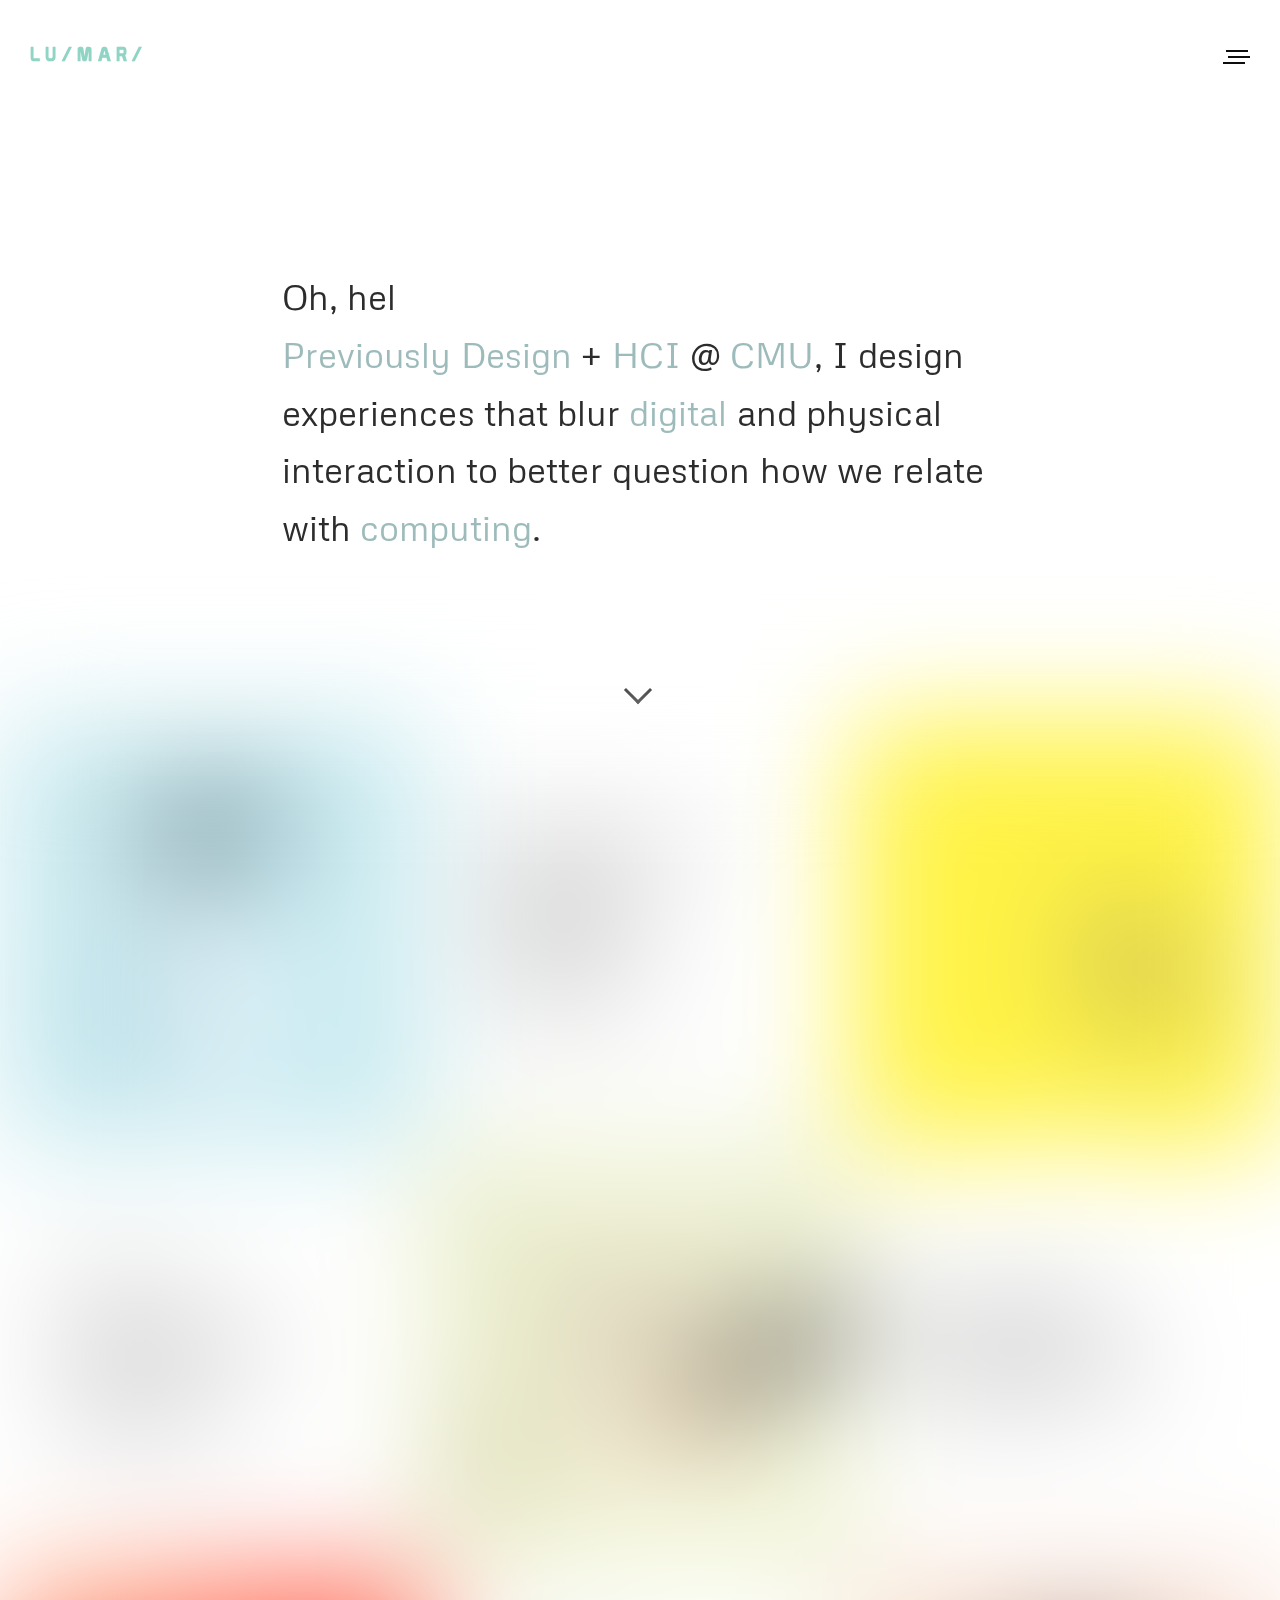
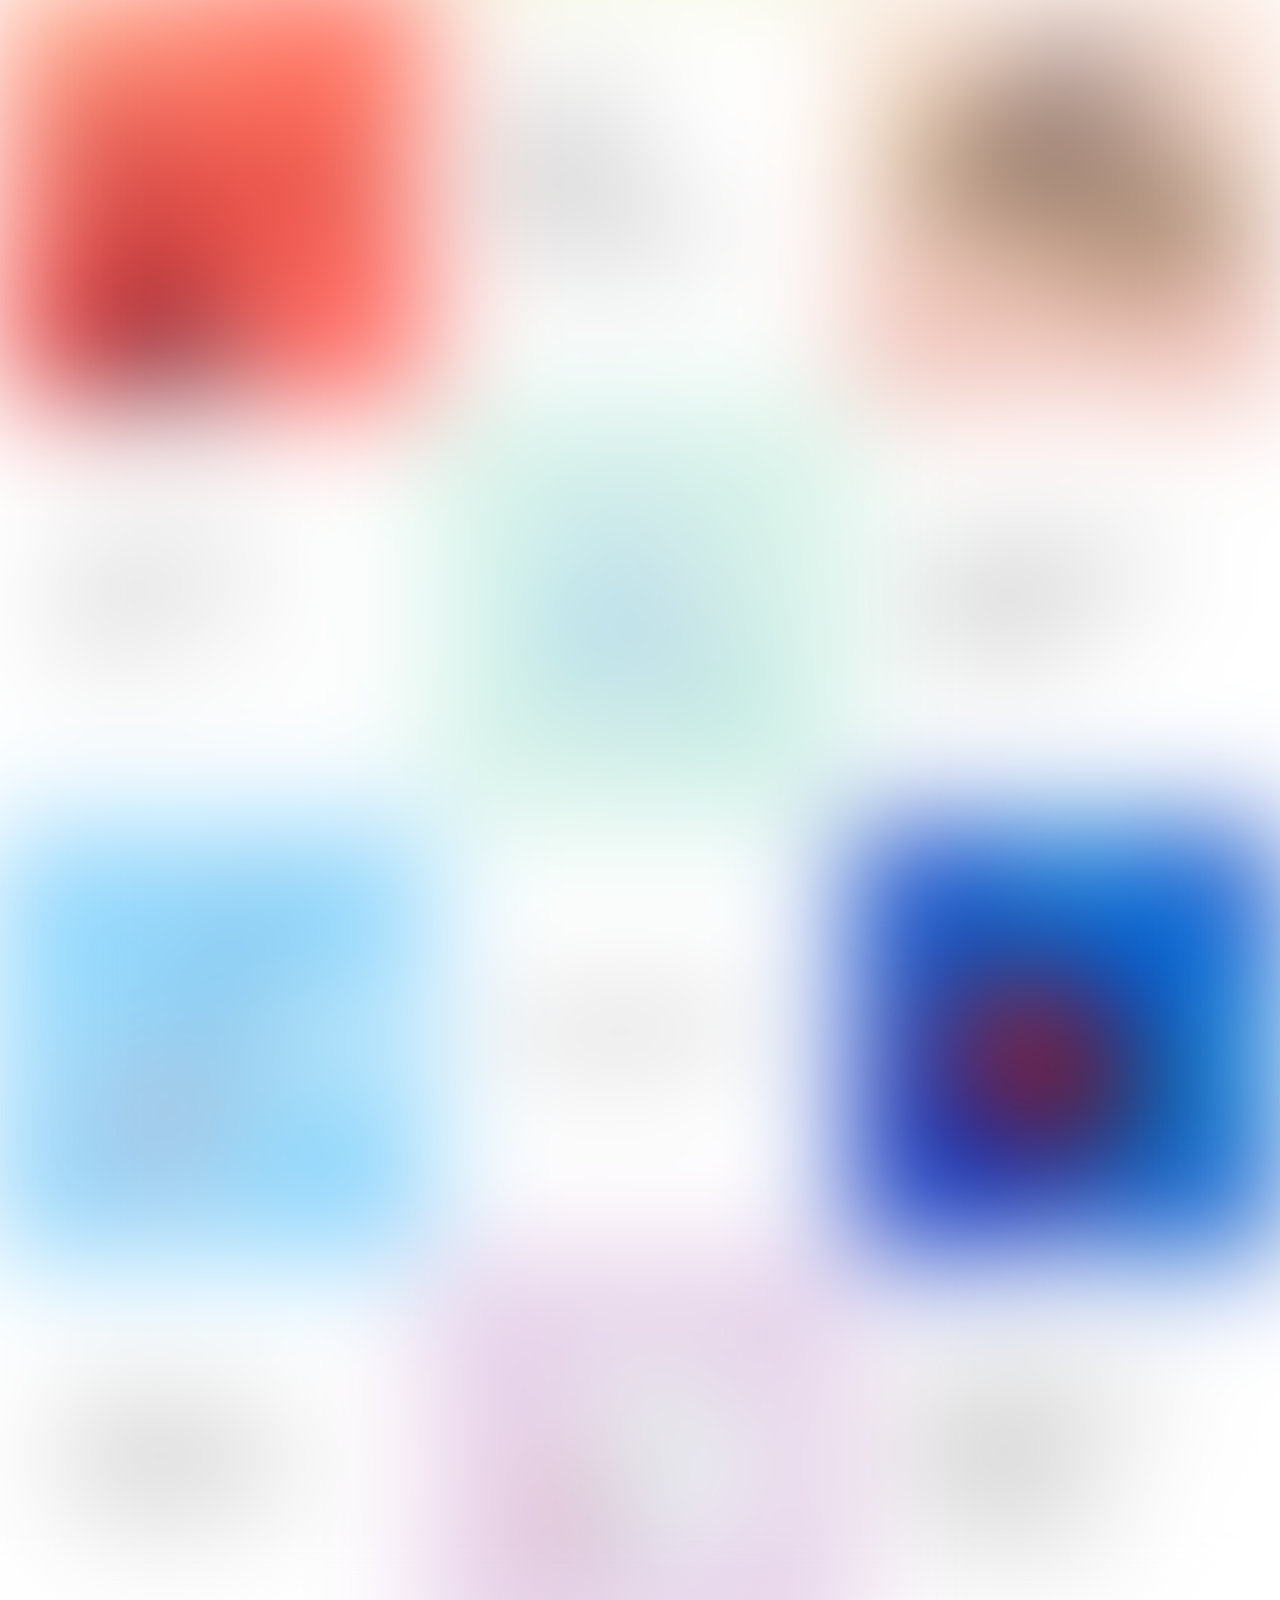
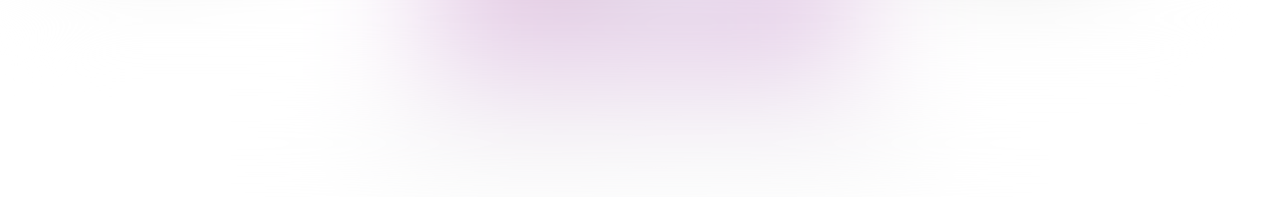
<file: index.html>
<!DOCTYPE html>
<!--Built/frankensteined with much thanks to StackOverflow, Jon Duckett's book "HTML&CSS design and build websites", Leventa Usta, and w3schools, format inspiration from MIT Media Lab grid structure, as well as a type effect js library from mattboldst, a code pen from Naoya for the animated scroll, and expert consulting from Remi Davison http://www.remydavison.com/web for type transformation. Other libraries are cited on their corresponding pages-->
<html lang="en" class="no-js">
<head>
<meta http-equiv="Content-Type" content="text/html; charset=utf-8" >
    <meta charset="utf-8" />
    <meta name="description" content="Marisa Lu's design portfolio and artwork" />
    <meta name="keywords" content="design, HCI, interaction, portfolio, art, cmu, marisa, lu, lumar, scholarship, published, tei, gallery" />
    <meta name="robots" content="nofollow" />
    <meta http-equiv="author" content="Marisa Lu" />
    <meta http-equiv="pragma" content="no-cache" />
    <meta name="viewport" content="width=device-width" />
    <meta http-equiv="x-ua-compatible" content="ie=edge">
    <title>Marisa Lu</title>
    <link href="https://fonts.googleapis.com/css2?family=Archivo:wght@400;700&display=swap" rel="stylesheet">
    <link href="https://fonts.googleapis.com/css2?family=Metrophobic&display=swap" rel="stylesheet">

    <link rel="stylesheet" href="scripts/css/style.css" media="screen" />
	<link rel="stylesheet" id="mqueries-style-css"  href="scripts/css/mqueries.css" type="text/css" media="all" />

    <script src="scripts/js/modernizr.js"></script>
<!--     <script src="https://ajax.googleapis.com/ajax/libs/jquery/3.1.0/jquery.min.js" type="text/javascript"></script>
 -->
    <style>
        li
    </style>
</head>

<body>
    <div class="site-container">
		<!-- HEADER -->
		<header id="header" class="header-transparent">        
			<div class="header-inner clearfix">
			
	            <div id="logo" class="left-float">
					<a id="dark-logo" class="logotype" href="index.html"><strong>LU/MAR/</strong></a>
	            </div>
            
	            <div id="menu" class="right-float clearfix">
	                <a href="#" class="open-nav"><span class="hamburger"></span></a>
                
	            	<nav id="main-nav">
						<ul>
							<li class="current-menu-item"><a href="#showcase">Design</a>
	                        	<ul class="submenu">
	                            	<li><p style="text-align:left;color:white; font-family:sans-serif;font-size: 0.8em;">Design 'folio of documented projects</p></li>
	                            </ul>
	                        </li>
							<li><a href="https://github.com/MohahaMarisa">Computation</a>
                                <ul class="submenu">
                                    <li><p style="text-align:left; color:white; font-family: 'quicksand', Arial, sans-serif;font-size: 0.8em;">Sensors/signal processing, generative art + experimental apps </p></li>
	                            </ul>
                            </li>
                            <li><a href="pages/art/index.html" target="_blank">Art</a>
							    <ul class="submenu">
							        <li><p style="text-align:left; color:white; font-family: 'quicksand', Arial, sans-serif;font-size: 0.8em;">Exhibition pieces, illustration, + sketchbooks</p></li>
							    </ul>
							</li>
							<li><a href="pages/me/index.html">Me</a></a></li>
							<li><a href="https://github.com/MohahaMarisa/mohahamarisa.github.io/blob/master/LuMarisaResume.pdf" target="_blank">Resume</a></li>
	                    </ul>
	            	</nav>
	            </div>
                    
			</div> <!-- END .header-inner -->
		</header>

        <section id="hero" class="hero-almostfull site-header cf">

            <div class="cf"></div>
            
            	<div class="site-tagline">
                	<p><span class="hoverIntro">Hello👋, I'm Marisa Lu.</span></br><a href="pages/me/index.html" class ="hoverWord" data-words="Previously|2015-2019">Previously</a> <a href="https://design.cmu.edu/content/program-framework" target="_blank" class="hoverWord" data-words = "Design|Environments">Design</a> + <a href="https://www.hcii.cmu.edu/about" class="hoverWord" data-words = "HCI|Human Computer Interaction" target="_blank">HCI</a> @ <a href="#" class="hoverWord" data-words = "CMU|Carnegie Mellon University">CMU</a>, I design experiences that blur <a href="#" class="hoverWord" data-words = "digital|software">digital</a>  and physical interaction to better question how we relate with <a href="#" class ="hoverWord" data-words="computing|💻📱📷 ✏️">computing</a>.</p>
            	</div>
                <section id="scrollArrow" class="demo"><!--codepen from Naoya-->
                    <a href="#showcase"><span></span></a>
                </section><!--end code pen -->
            
        </section>
        <section class="site-content" id ="showcase" style="filter:blur(60px)">
            <div class="projects-feed cf">

                <article class="project cf">
<!--                     <a href="https://emotoai.com" target="blank"> -->
                    <a href="pages/emoto/index.html">
                        <div class="thumb">
                            <div data-picture data-alt="">
                                <div data-src="pages/emoto/thumbnail.gif"></div>
                                <noscript>
                                    <img src="pages/emoto/thumbnail.gif" alt="" />
                                </noscript>
                            </div>
                        </div>

                        <div class="project-content-container">
                            <div class="project-content">
                                <div class="table">
                                    <div class="table-cell">
                                        <div class="thumbnail-title">Emoto AI + <br>Google Grant</div>
                                        
                                        <p class="thumbnail-description">working demo, physical computing, research, aftereffects, javascript</p>
                                    </div>
                                </div>
                            </div>
                        </div>
                        <!-- <div class="overlay"></div> --><!--OLD OPACITY THINGY-->
                    </a>
                </article>
                <article class="project cf">
                    <a href="pages/creativeComputing/index.html">
                        <div class="thumb">
                            <div data-picture data-alt="">
                                <div data-src="pages/creativeComputing/thumbnail.gif"></div>
                                
                                <noscript>
                                    <img src="pages/creativeComputing/thumbnail.gif" alt="" />
                                </noscript>
                            </div>
                        </div>

                        <div class="project-content-container">
                            <div class="project-content">
                                <div class="table">
                                    <div class="table-cell">
                                        <div class="thumbnail-title">creative computing</div>
                                        
                                        <p class="thumbnail-description">Interactive art + Code</p>
                                    </div>
                                </div>
                            </div>
                        </div>
                    </a>
                </article>
                <article class="project cf">
                    <a href="pages/tei17/index.html" >
                        <div class="thumb">
                            <div data-picture data-alt="">
                                <div data-src="pages/tei17/thumbnail.gif"></div>
                                
                                <noscript>
                                    <img src="pages/tei17/thumbnail.gif" alt="" />
                                </noscript>
                            </div>
                        </div>

                        <div class="project-content-container">
                            <div class="project-content">
                                <div class="table">
                                    <div class="table-cell">
                                        <div class="thumbnail-title"> TEI '17 published paper</div>
                                        
                                        <p class="thumbnail-description">Physical Computing + IOT prototyping</p>
                                    </div>
                                </div>
                            </div>
                        </div>
                    </a>
                </article>
                <!--used to have this "data-tilt data-tilt-max = "2" " right in project cf-->
                <article class="project cf" >
                    <a href="pages/vrTeleop/index.html">
                        <div class="thumb">
                            <div data-picture data-alt="">
                                <div data-src="pages/vrTeleop/thumbnail.jpg"></div>
                                <noscript>
                                    <img src="pages/vrTeleop/thumbnail.jpg" alt="" />
                                </noscript>
                            </div>
                        </div>

                        <div class="project-content-container">
                            <div class="project-content">
                                <div class="table">
                                    <div class="table-cell">
                                        <div class="thumbnail-title">VR for Robot Operation</div>
                                        <p class="thumbnail-description">Unity w/HTC Vive, C#, User Research</p>
                                    </div>
                                </div>
                            </div>
                        </div>
                    </a>
                </article>
                <article class="project cf">
                    <a href="pages/augmentedSpaces/index.html">
                        <div class="thumb">
                            <div data-picture data-alt="">
                                <div data-src="pages/augmentedSpaces/thumbnail.jpg"></div>
                                <noscript>
                                    <img src="pages/augmentedSpaces/thumbnail.jpg" alt="" />
                                </noscript>
                            </div>
                        </div>

                        <div class="project-content-container">
                            <div class="project-content">
                                <div class="table">
                                    <div class="table-cell">
                                        <div class="thumbnail-title">Augmented Spaces</div>
                                        
                                        <p class="thumbnail-description">VR/AR Unity, Vive, C#, sketchup</p>
                                    </div>
                                </div>
                            </div>
                        </div>
                    </a>
                </article>
                <article class="project cf">
                    <a href="pages/speechify/index.html">
                        <div class="thumb">
                            <div data-picture data-alt="">
                                <div data-src="pages/speechify/thumbnail.gif"></div>
                                <noscript>
                                    <img src="pages/speechify/thumbnail.gif" alt="" />
                                </noscript>
                            </div>
                        </div>
                        <div class="project-content-container">
                            <div class="project-content">
                                <div class="table">
                                    <div class="table-cell">
                                        <div class="thumbnail-title">Speechify App</div>
                                        <p class="thumbnail-description">Freelance consulting work. Illustration & UI/UX</p>
                                    </div>
                                </div>
                            </div>
                        </div>
                    </a>
                </article>
                <article class="project cf">
                    <a href="pages/bikeShare/index.html">
                        <div class="thumb">
                            <div data-picture data-alt="">
                                <div data-src="pages/bikeShare/thumbnail.jpg"></div>
                                <noscript>
                                    <img src="pages/bikeShare/thumbnail.jpg" alt="" />
                                </noscript>
                            </div>
                        </div>
                        <div class="project-content-container">
                            <div class="project-content">
                                <div class="table">
                                    <div class="table-cell">
                                        <div class="thumbnail-title"> UX Analysis</div>
                                        
                                        <p class="thumbnail-description">Research methods, Graphic Design</p>
                                    </div>
                                </div>
                            </div>
                        </div>
                    </a>
                </article>
                <article class="project cf">
                    <a href="pages/lg/index.html">
                        <div class="thumb">
                            <div data-picture data-alt="">
                                <div data-src="pages/lg/thumbnail.jpg"></div>
                                <noscript>
                                    <img src="pages/lg/thumbnail.jpg" alt="" />
                                </noscript>
                            </div>
                        </div>

                        <div class="project-content-container">
                            <div class="project-content">
                                <div class="table">
                                    <div class="table-cell">
                                        <div class="thumbnail-title">Generative Motion Graphics</div>   
                                        <p class="thumbnail-description">Unity, Processing, AfterEffects</p>
                                    </div>
                                </div>
                            </div>
                        </div>
                    </a>
                </article>
                <article class="project cf">
                    <a href="pages/googleLinkedin/index.html">
                        <div class="thumb">
                            <div data-picture data-alt="">
                                <div data-src="pages/googleLinkedin/thumbnail.jpg"></div>
                                <noscript>
                                    <img src="pages/googleLinkedin/thumbnail.jpg" alt="" />
                                </noscript>
                            </div>
                        </div>

                        <div class="project-content-container">
                            <div class="project-content">
                                <div class="table">
                                    <div class="table-cell">
                                        <div class="thumbnail-title">Google UI <br>Linkedin UX</div>
                                        
                                        <p class="thumbnail-description">sketch, wireframing, Graphics</p>
                                    </div>
                                </div>
                            </div>
                        </div>
                    </a>
                </article>


            <!--END .projects-feed-->
            </div>
			<div>
				<p style="text-align:center; margin:40px; font-size:0.8em;"><a href="mailto:findme@marisa.lu">findme@marisa.lu</a>   |   240-778-5267  |  <span style="font-style:italic;"><a href = "https://github.com/MohahaMarisa">Github</a>    .    <a href = "https://www.instagram.com/lumar_isa/">Instagram</a>    .    <a href = "">Artstation</a>    .    <a href="https://vimeo.com/user46893917/videos">Vimeo</a>   .   <a href = "http://manillalu.tumblr.com/">Tumblr</a>    .    <a href="https://www.linkedin.com/in/marisa-lu-062221113?trk=nav_responsive_tab_profile_pic">LinkedIn</a></span>  |  <br>My site is homegrown cuz I'm cheap, but I stand on the shoulder of giants :) Use developer tools to see library citations</p>
			</div>
                        
        <!--END .site-content-->
        </section>


    <!--END .site-container-->
    </div>
	  <script src="scripts/js/jquery-2.1.4.min.js"></script>
	<script type="text/javascript" src="scripts/js/script.js"></script>

    <script src="scripts/js/jquery.imagesloaded.min.js"></script>
    <script src="scripts/js/main.js"></script>  
    <script src="scripts/js/typed.js" type="text/javascript"></script>
    <script type = "text/javascript" src = "scripts/js/vanillaTilt.js"></script>

    <script>
        $(document).ready(function(){
            // Typed.js | Copyright (c) 2016 Matt Boldt | www.mattboldt.com
            Typed.new('.hoverIntro', {
                strings: ["Oh, hello👋! ", "I'm Marisa Lu (site not up to date)"],
                //strings: ["Oh, hello! ", "(Site is under re-construction)"],
                typeSpeed:95,
                backDelay: 1200,
                loop: false,
                contentType: 'html', // or text
                loopCount: 1,
            });
            //this is specific to just the intro page so i leave it here
        });
    </script>
 

</body>
</html>
</file>
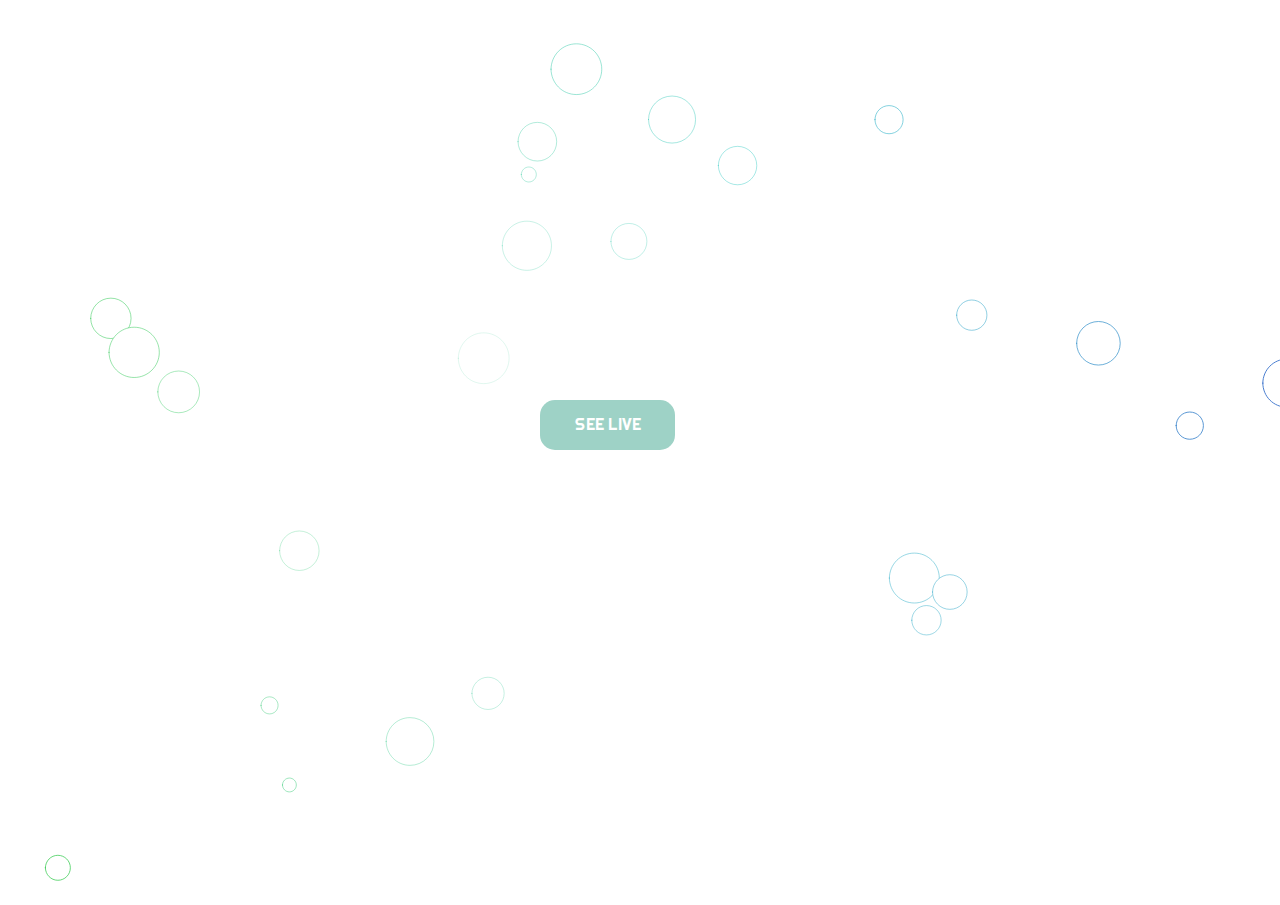
<file: live/index.html>
<!DOCTYPE html><html><head>
    <script src="p5.min.js"></script>
    <script src="p5.dom.min.js"></script>
    <script src="p5.sound.min.js"></script>
    <script src="p5.js"></script>
    <link rel="stylesheet" type="text/css" href="style.css">
    <link href="https://fonts.googleapis.com/css?family=Righteous" rel="stylesheet">
    <link href="../scripts/css/buttonburst.css" rel="stylesheet">
  </head>
  <body>
  	<div id='container'></div>
 	<script>
		var sketch = function(p) {
			p.setup = function(){
				p.createCanvas(100, 100);
				p.background(0);
 			}
  		};
  		new p5(sketch, 'container');
  </script>
    	<div class = "centered">
    	<a href="https://www.icloud.com/keynote-live/sc:0bgU7v5P4OVfox4gyHAxMaiuNDojmld3URuZmSU-f5njXdXBa8L2Z9VVnHdSeN16NiT">
			<div class="fancy-button" style="display: inline-block;float:right;">
            	<div class="left-frills frills"></div>
            	<div class="buttonbutton">SEE LIVE</div>
            	<div class="right-frills frills"></div>
        	</div>
        </a>
    </div>

</body></html>
</file>
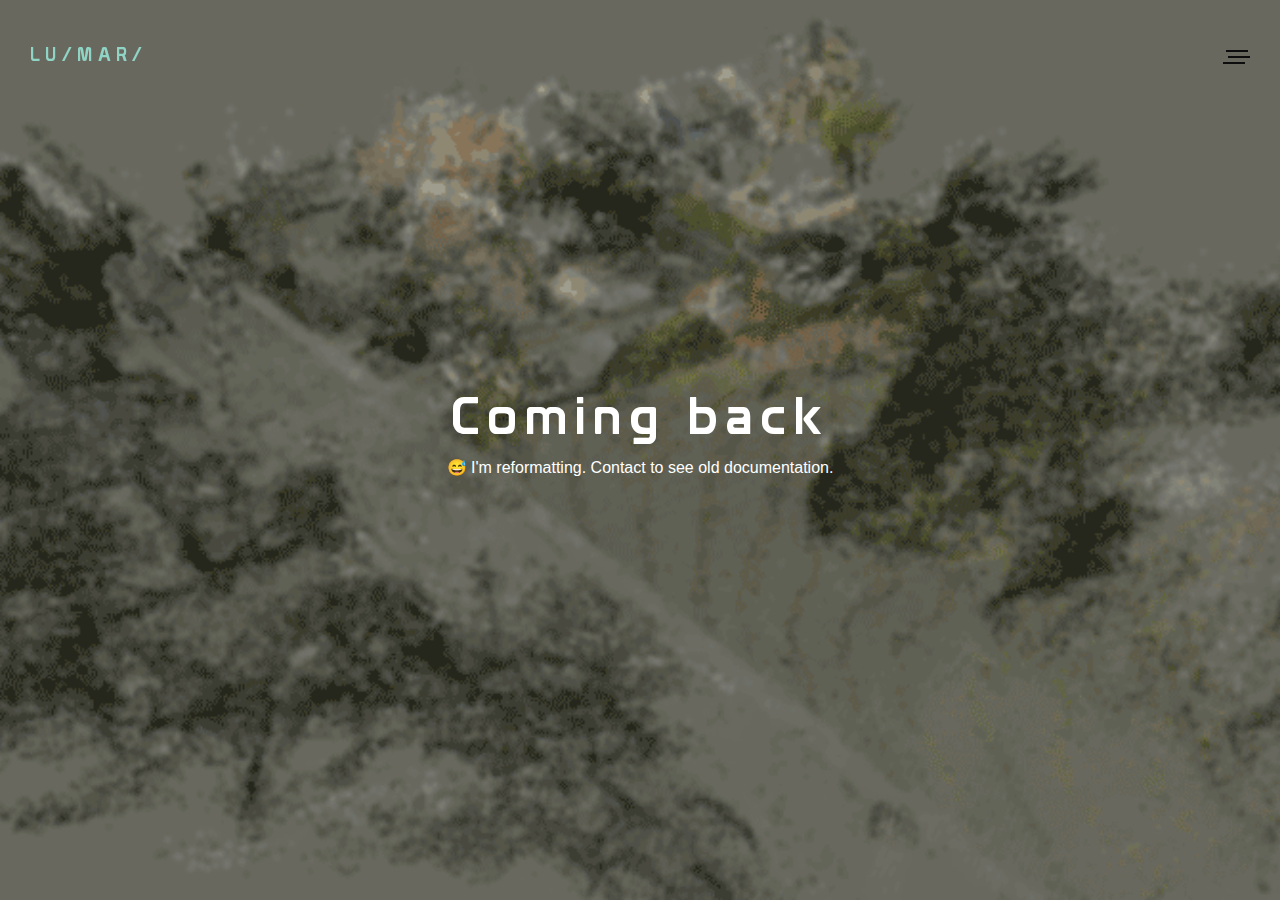
<file: pages/augmentedSpaces/index.html>
<!doctype html>
<html class="no-js" lang="en-US">
<head>

<!-- DEFAULT META TAGS -->
<meta charset="utf-8">
<meta name="viewport" content="width=device-width, initial-scale=1.0, maximum-scale=1.0, user-scalable=0" />
<meta http-equiv="Content-Type" content="text/html; charset=UTF-8" />
<title>coming back</title>
<!-- DEFAULT META TAGS -->

<!-- FONTS -->
<link href='http://fonts.googleapis.com/css?family=Righteous&subset=latin,latin-ext' rel='stylesheet' type='text/css'>
<link href='http://fonts.googleapis.com/css?family=Quicksand:300,400,700' rel='stylesheet' type='text/css'>
<!-- FONTS -->

<!-- CSS -->
<link rel="stylesheet" id="default-style-css"  href="../../scripts/css/style.css" type="text/css" media="all" />
<link rel="stylesheet" id="mqueries-style-css"  href="../../scripts/css/mqueries.css" type="text/css" media="all" />
<link rel="stylesheet"  href="../../scripts/css/buttonburst.css" type="text/css" media="all" />
<!-- CSS -->

</head>

<body>

<!-- PAGE CONTENT -->
<div id="page-content">

	<div class="site-container">
        <!-- HEADER -->
        <header id="header" class="header-transparent">        
            <div class="header-inner clearfix">
            
                <div id="logo" class="left-float">
                    <a id="dark-logo" class="logotype" href="../../index.html">LU/MAR/</a>                  
                </div>
            
                <div id="menu" class="right-float clearfix">
                    <a href="#" class="open-nav"><span class="hamburger"></span></a>
                
                    <nav id="main-nav">
                        <ul>
                            <li class="current-menu-item"><a href="../../index.html">Design</a>
                                <ul class="submenu">
                                    <li><p style="text-align:left;color:white; font-family: 'quicksand', Arial, sans-serif;font-size: 0.8em;">Design 'folio of fully documented projects</p></li>
                                </ul>
                            </li>
                            <li><a href="../../art/index.html">Art</a>
                                <ul class="submenu">
                                    <li><p style="text-align:left; color:white; font-family: 'quicksand', Arial, sans-serif;font-size: 0.8em;">Exhibition pieces, illustration, + sketchbooks</p></li>
                                </ul>
                            </li>
                            <li><a href="../../experiments/index.html">Computation</a>
                                <ul class="submenu">
                                    <li><p style="text-align:left; color:white; font-family: 'quicksand', Arial, sans-serif;font-size: 0.8em;">My idea incubator, coded brainbarf, + technical skills</p></li>
                                </ul>
                            </li>
                            <li><a href="../../profile.html">About</a></a></li>
                            <li><a href="../../LuMarisaResume.pdf" target="_blank">Resume</a></li>
                        </ul>
                    </nav>
                
                </div>
                    
            </div> <!-- END .header-inner -->
        </header>
	<!-- HEADER -->    
	    
   	<!-- HERO  -->
	<section id="hero" class="hero-full" style="background-image: url('placeholder.gif');">
    	<div class="page-title text-light">
            <h1 style="margin:0px">Coming back</h1>
            <p>😅 I'm reformatting. Contact to see old documentation.</p>
            <div class="spacer spacer-mini"></div>

    	</div>
        
    </section>

    <!-- HERO -->
            
        

<!-- SCRIPTS -->
<script src="../../scripts/js/jquery-2.1.4.min.js"></script>
<script src = "../../scripts/js/jquery.imagesloaded.min.js"></script>
<script type="text/javascript" src="../../scripts/js/script.js"></script>
<!-- SCRIPTS -->

</body>
</html>
</file>
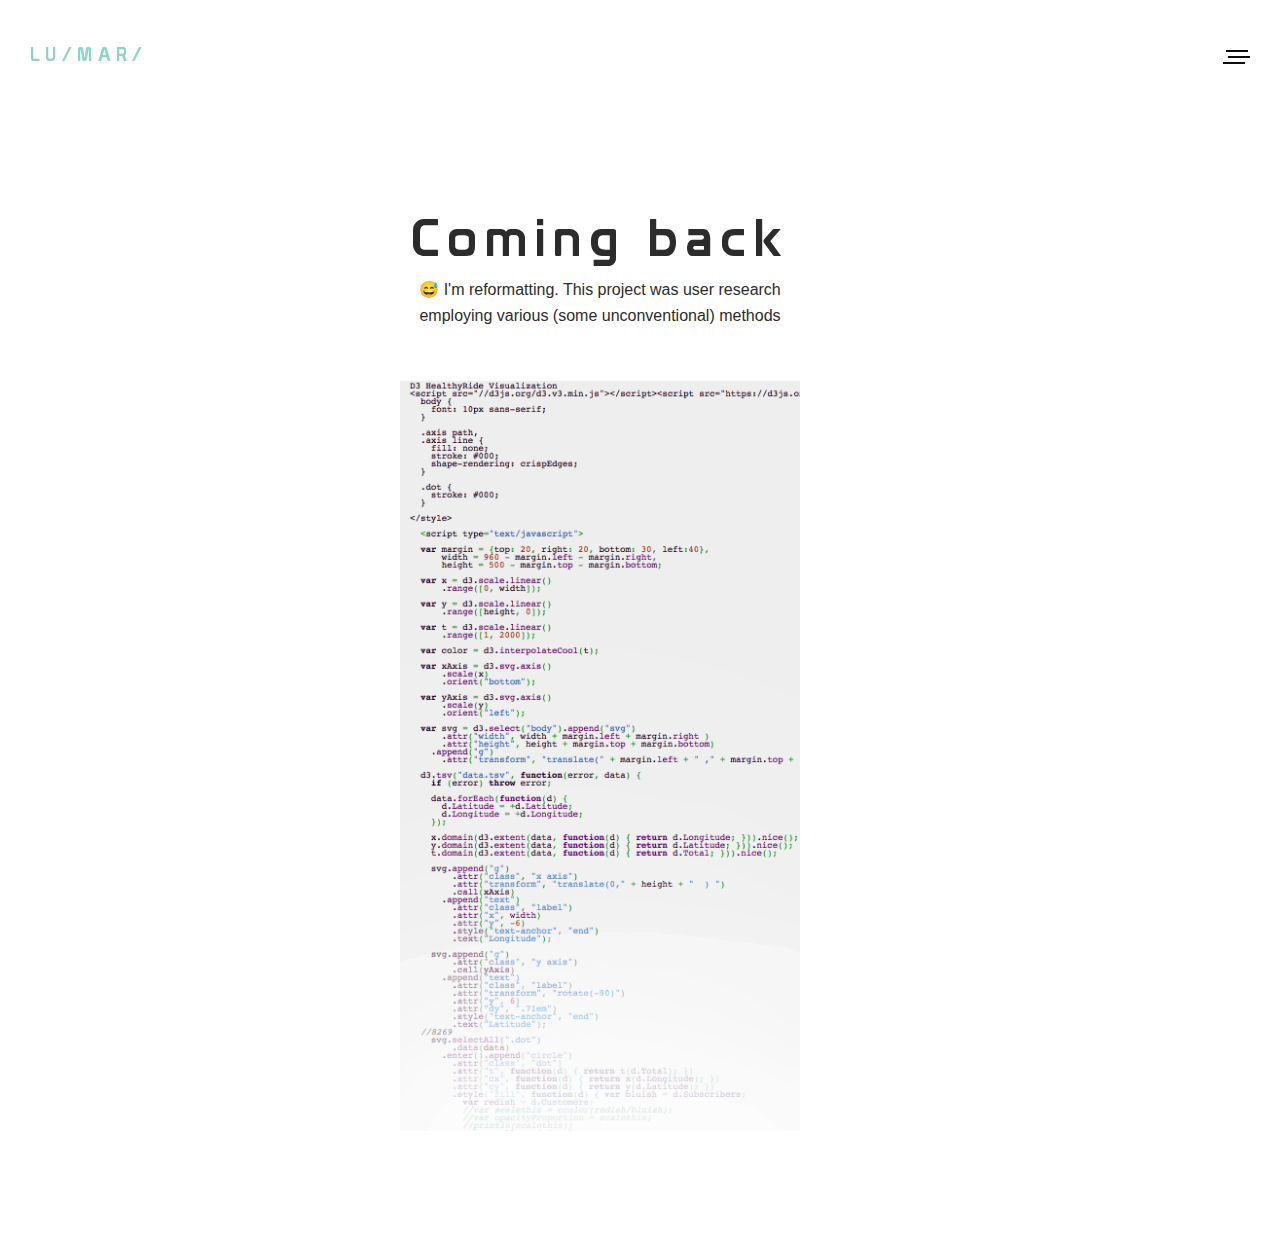
<file: pages/bikeShare/index.html>
<!doctype html>
<html class="no-js" lang="en-US">
<head>

<!-- DEFAULT META TAGS -->
<meta charset="utf-8">
<meta name="viewport" content="width=device-width, initial-scale=1.0, maximum-scale=1.0, user-scalable=0" />
<meta http-equiv="Content-Type" content="text/html; charset=UTF-8" />
<title>coming back</title>
<!-- DEFAULT META TAGS -->

<!-- FONTS -->
<link href='http://fonts.googleapis.com/css?family=Righteous&subset=latin,latin-ext' rel='stylesheet' type='text/css'>
<link href='http://fonts.googleapis.com/css?family=Quicksand:300,400,700' rel='stylesheet' type='text/css'>
<!-- FONTS -->

<!-- CSS -->
<link rel="stylesheet" id="default-style-css"  href="../../scripts/css/style.css" type="text/css" media="all" />
<link rel="stylesheet" id="mqueries-style-css"  href="../../scripts/css/mqueries.css" type="text/css" media="all" />
<link rel="stylesheet"  href="../../scripts/css/buttonburst.css" type="text/css" media="all" />
<!-- CSS -->

</head>

<body>

<!-- PAGE CONTENT -->
<div id="page-content">

	<div class="site-container">
        <!-- HEADER -->
        <header id="header" class="header-transparent">        
            <div class="header-inner clearfix">
            
                <div id="logo" class="left-float">
                    <a id="dark-logo" class="logotype" href="../../index.html">LU/MAR/</a>                  
                </div>
            
                <div id="menu" class="right-float clearfix">
                    <a href="#" class="open-nav"><span class="hamburger"></span></a>
                
                    <nav id="main-nav">
                        <ul>
                            <li class="current-menu-item"><a href="../../index.html">Design</a>
                                <ul class="submenu">
                                    <li><p style="text-align:left;color:white; font-family: 'quicksand', Arial, sans-serif;font-size: 0.8em;">Design 'folio of fully documented projects</p></li>
                                </ul>
                            </li>
                            <li><a href="../../art/index.html">Art</a>
                                <ul class="submenu">
                                    <li><p style="text-align:left; color:white; font-family: 'quicksand', Arial, sans-serif;font-size: 0.8em;">Exhibition pieces, illustration, + sketchbooks</p></li>
                                </ul>
                            </li>
                            <li><a href="../../experiments/index.html">Computation</a>
                                <ul class="submenu">
                                    <li><p style="text-align:left; color:white; font-family: 'quicksand', Arial, sans-serif;font-size: 0.8em;">My idea incubator, coded brainbarf, + technical skills</p></li>
                                </ul>
                            </li>
                            <li><a href="../../profile.html">About</a></a></li>
                            <li><a href="../../LuMarisaResume.pdf" target="_blank">Resume</a></li>
                        </ul>
                    </nav>
                
                </div>
                    
            </div> <!-- END .header-inner -->
        </header>
	<!-- HEADER -->    
	    
   	<!-- HERO  -->
	<section id="hero">
    	<div class="page-title">
            <h1 style="margin:0px">Coming back</h1>
            <p>😅 I'm reformatting. This project was user research<br>employing various (some unconventional) methods</p>
            <div class="spacer spacer-mini"></div>
            <div class="wrapper-mini"><img src="placeholder.gif"/></div>
    	</div>
        
    </section>

    <!-- HERO -->
            
        

<!-- SCRIPTS -->
<script src="../../scripts/js/jquery-2.1.4.min.js"></script>
<script src = "../../scripts/js/jquery.imagesloaded.min.js"></script>
<script type="text/javascript" src="../../scripts/js/script.js"></script>
<!-- SCRIPTS -->

</body>
</html>
</file>
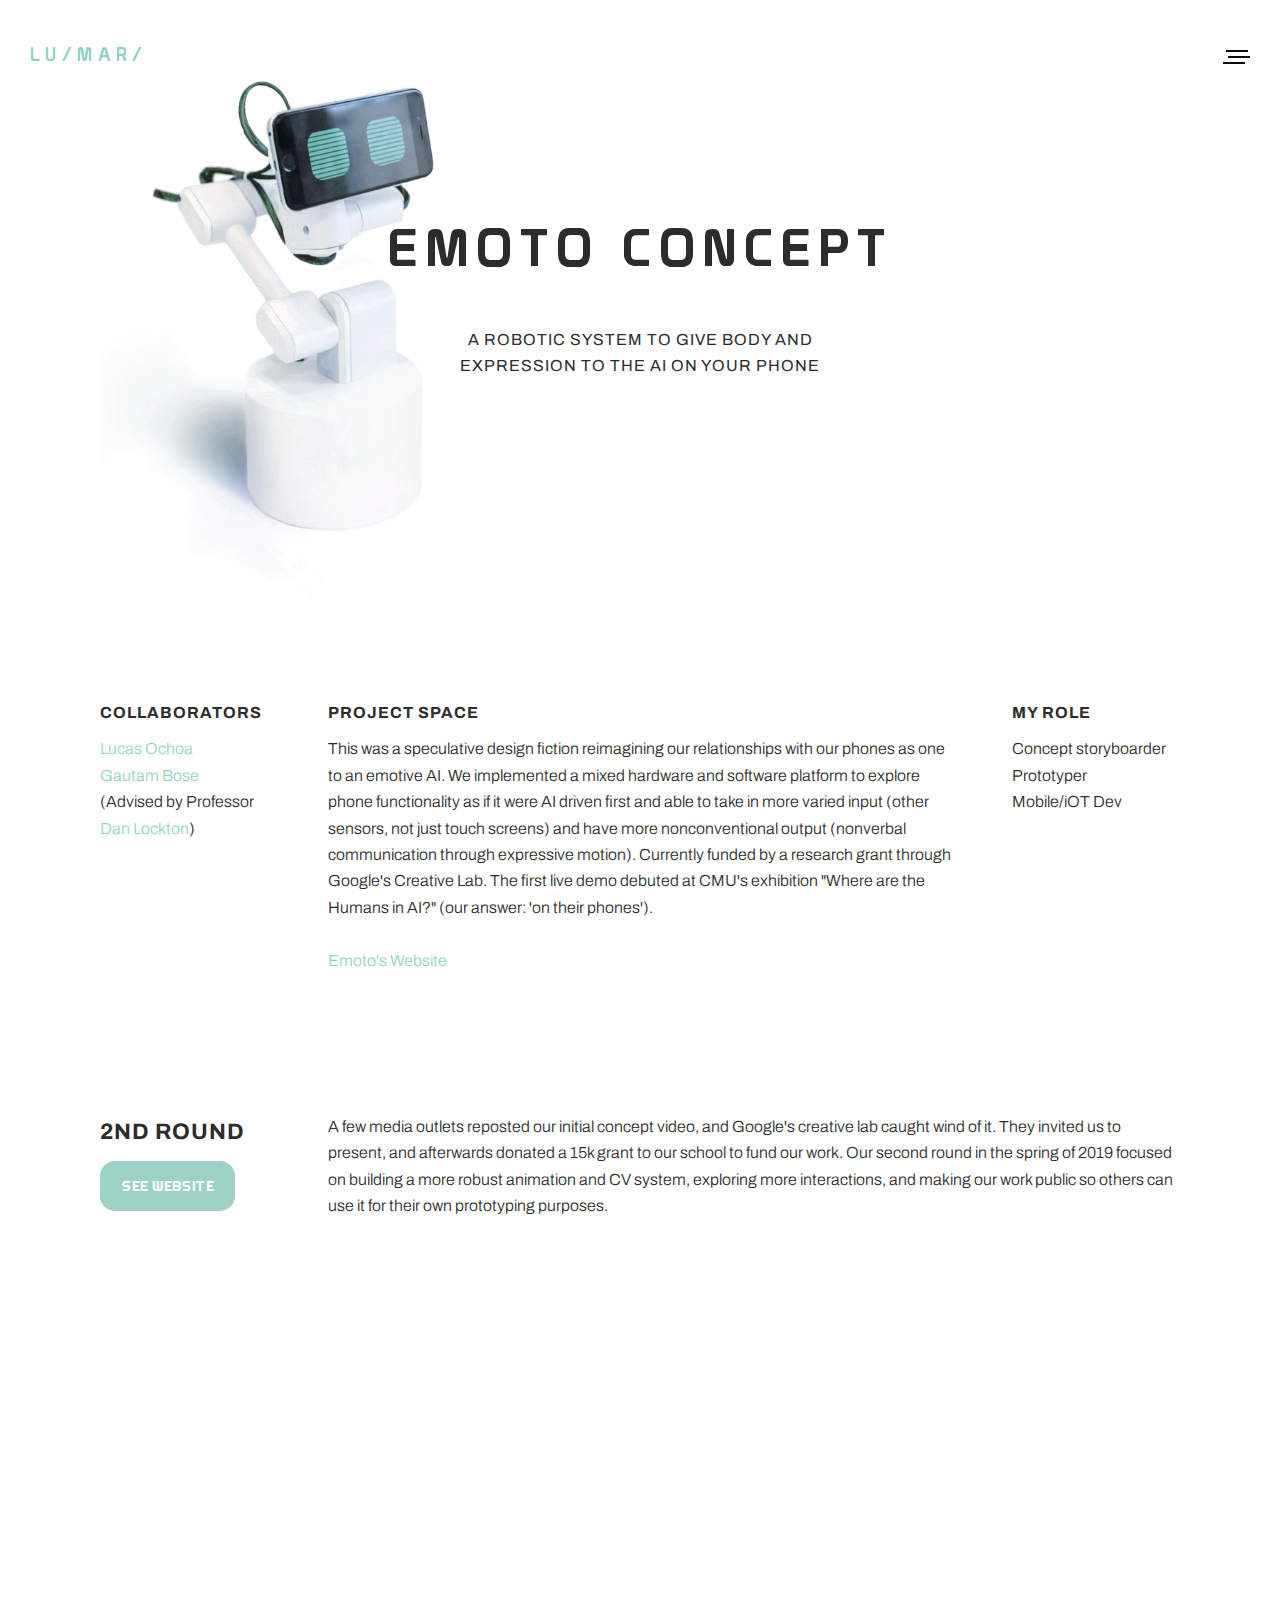
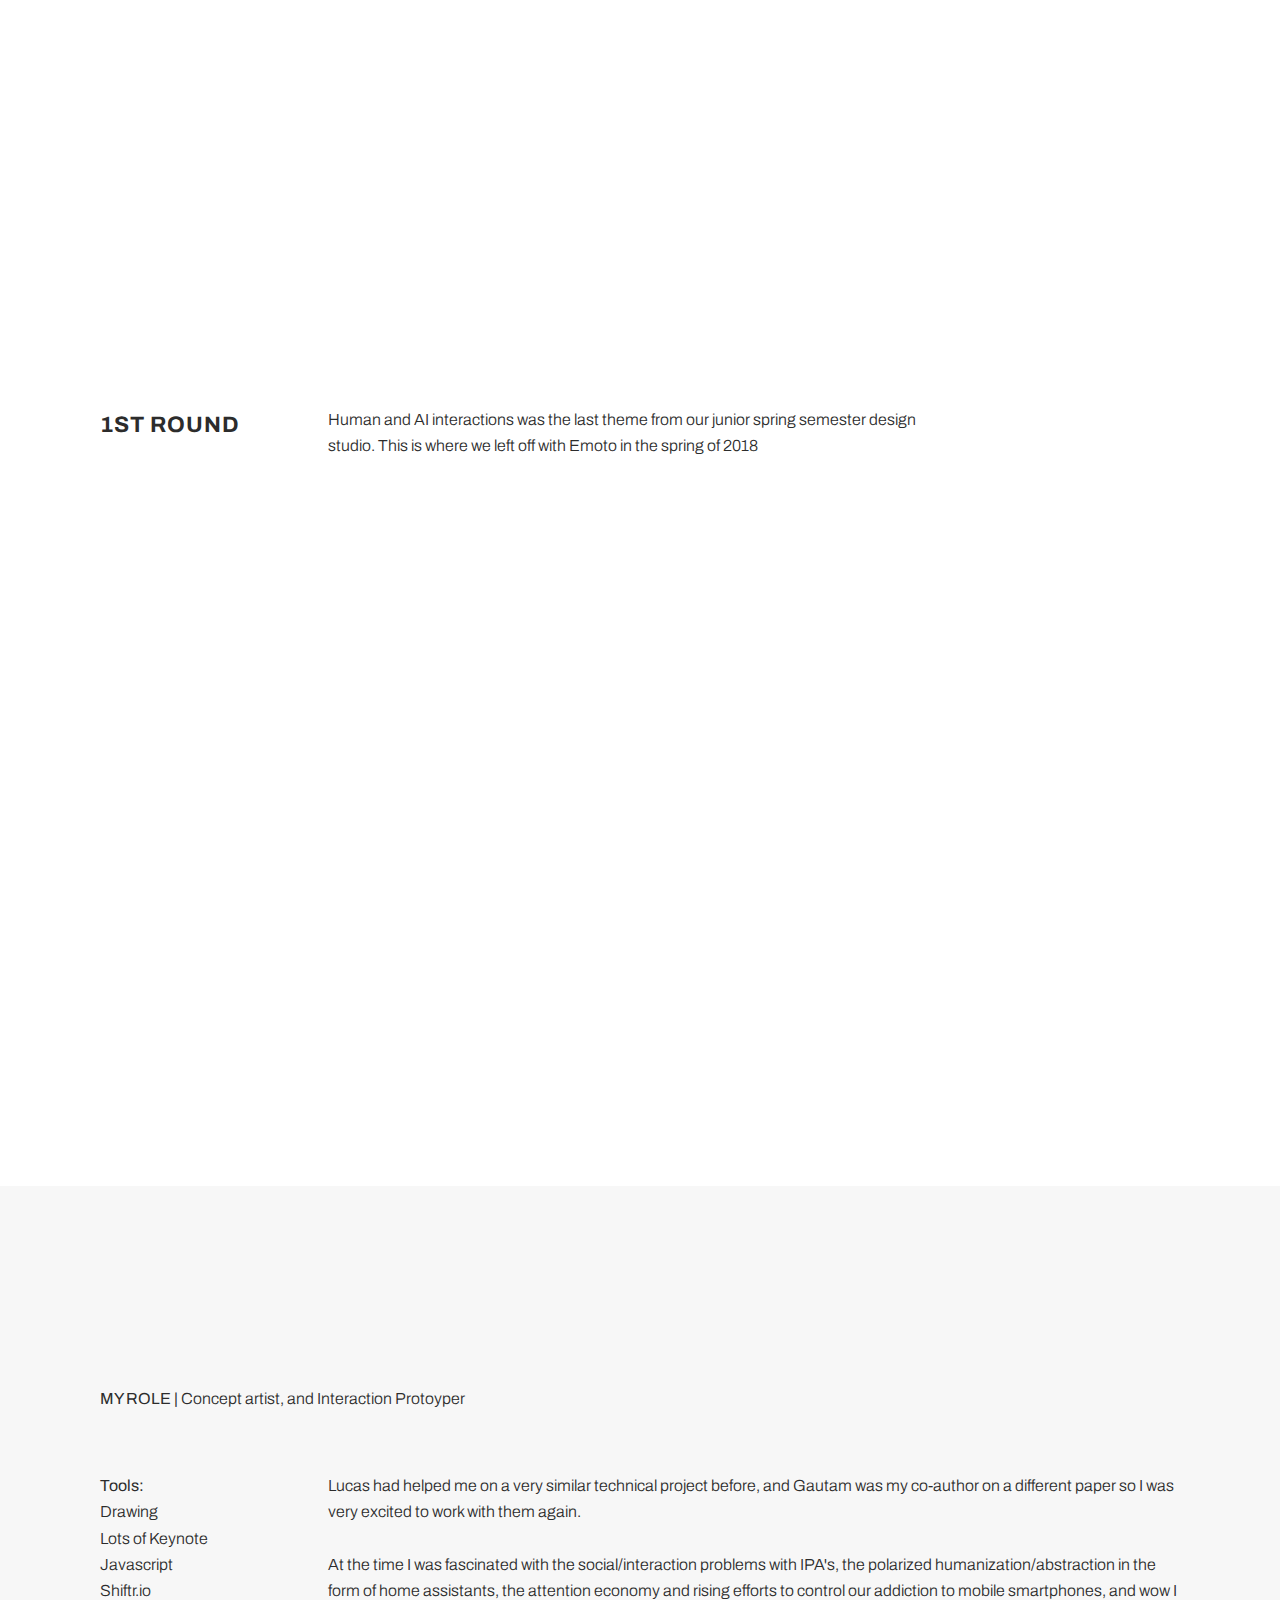
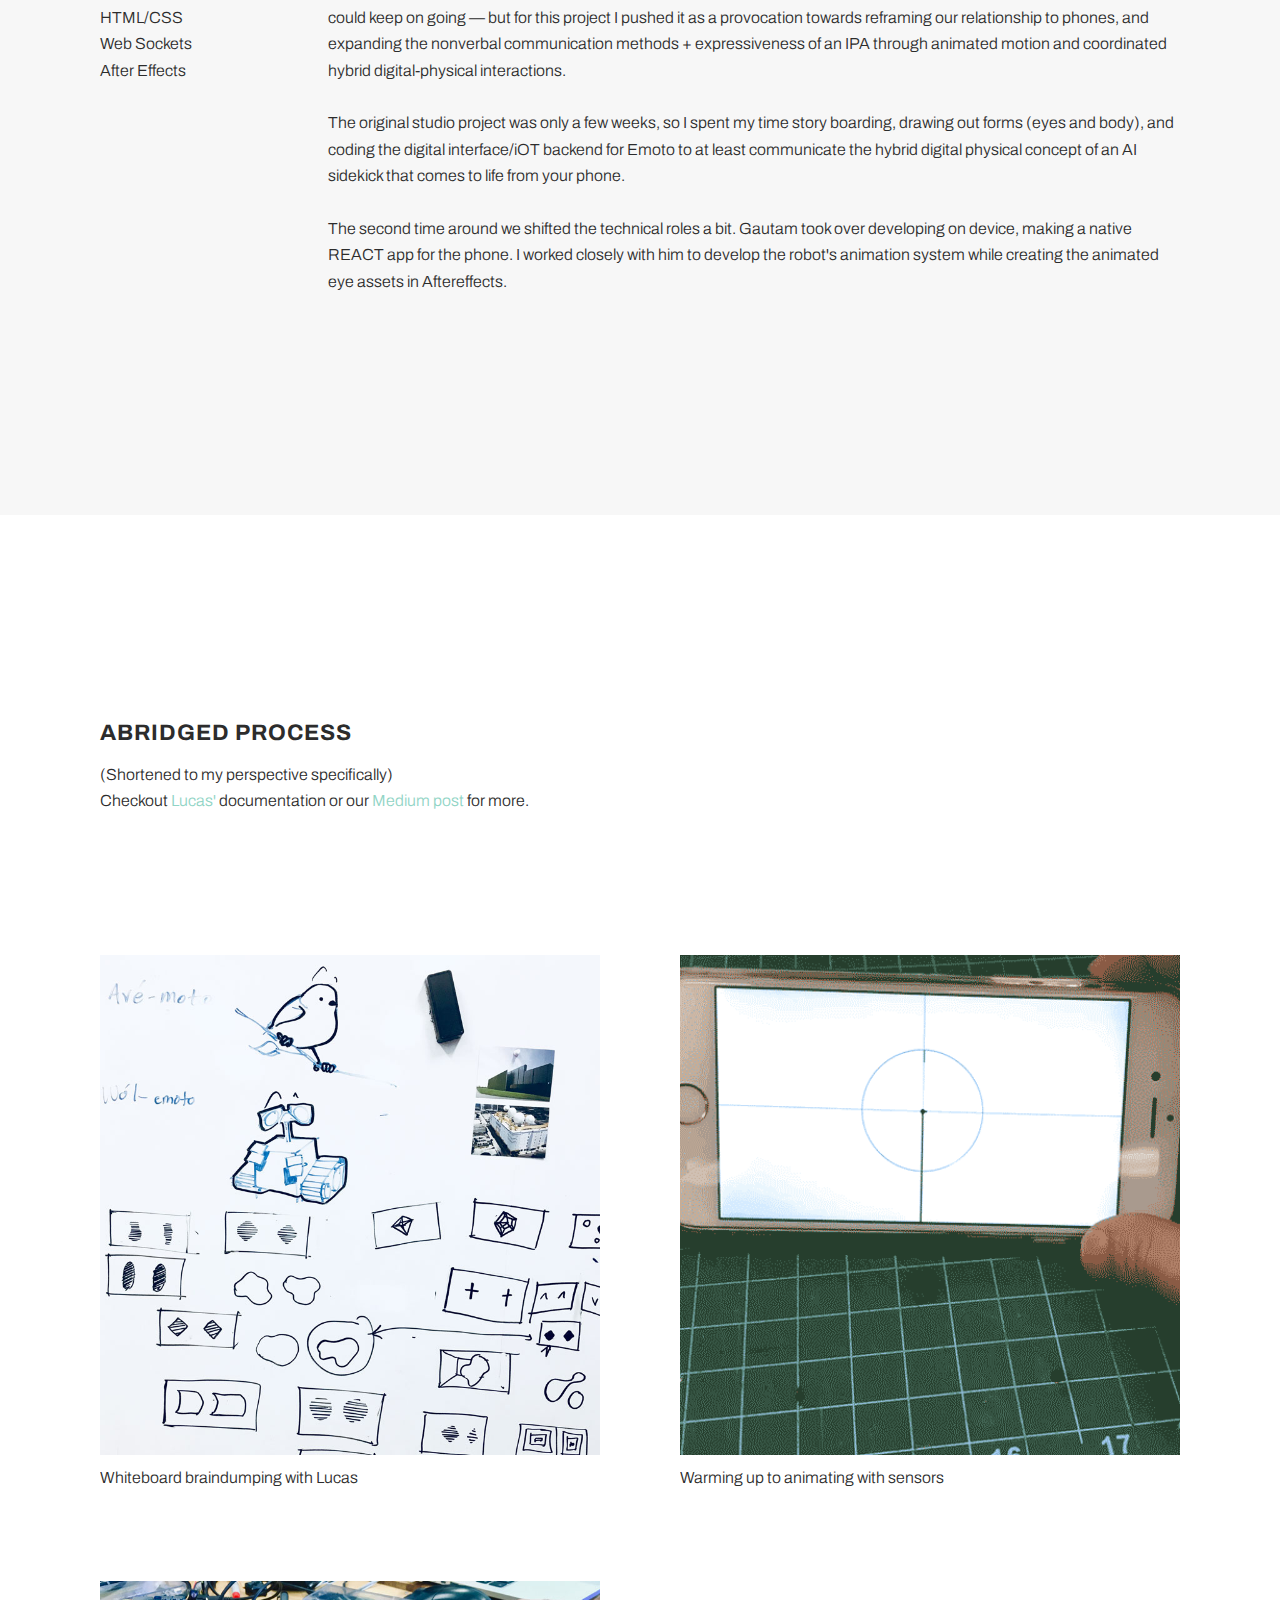
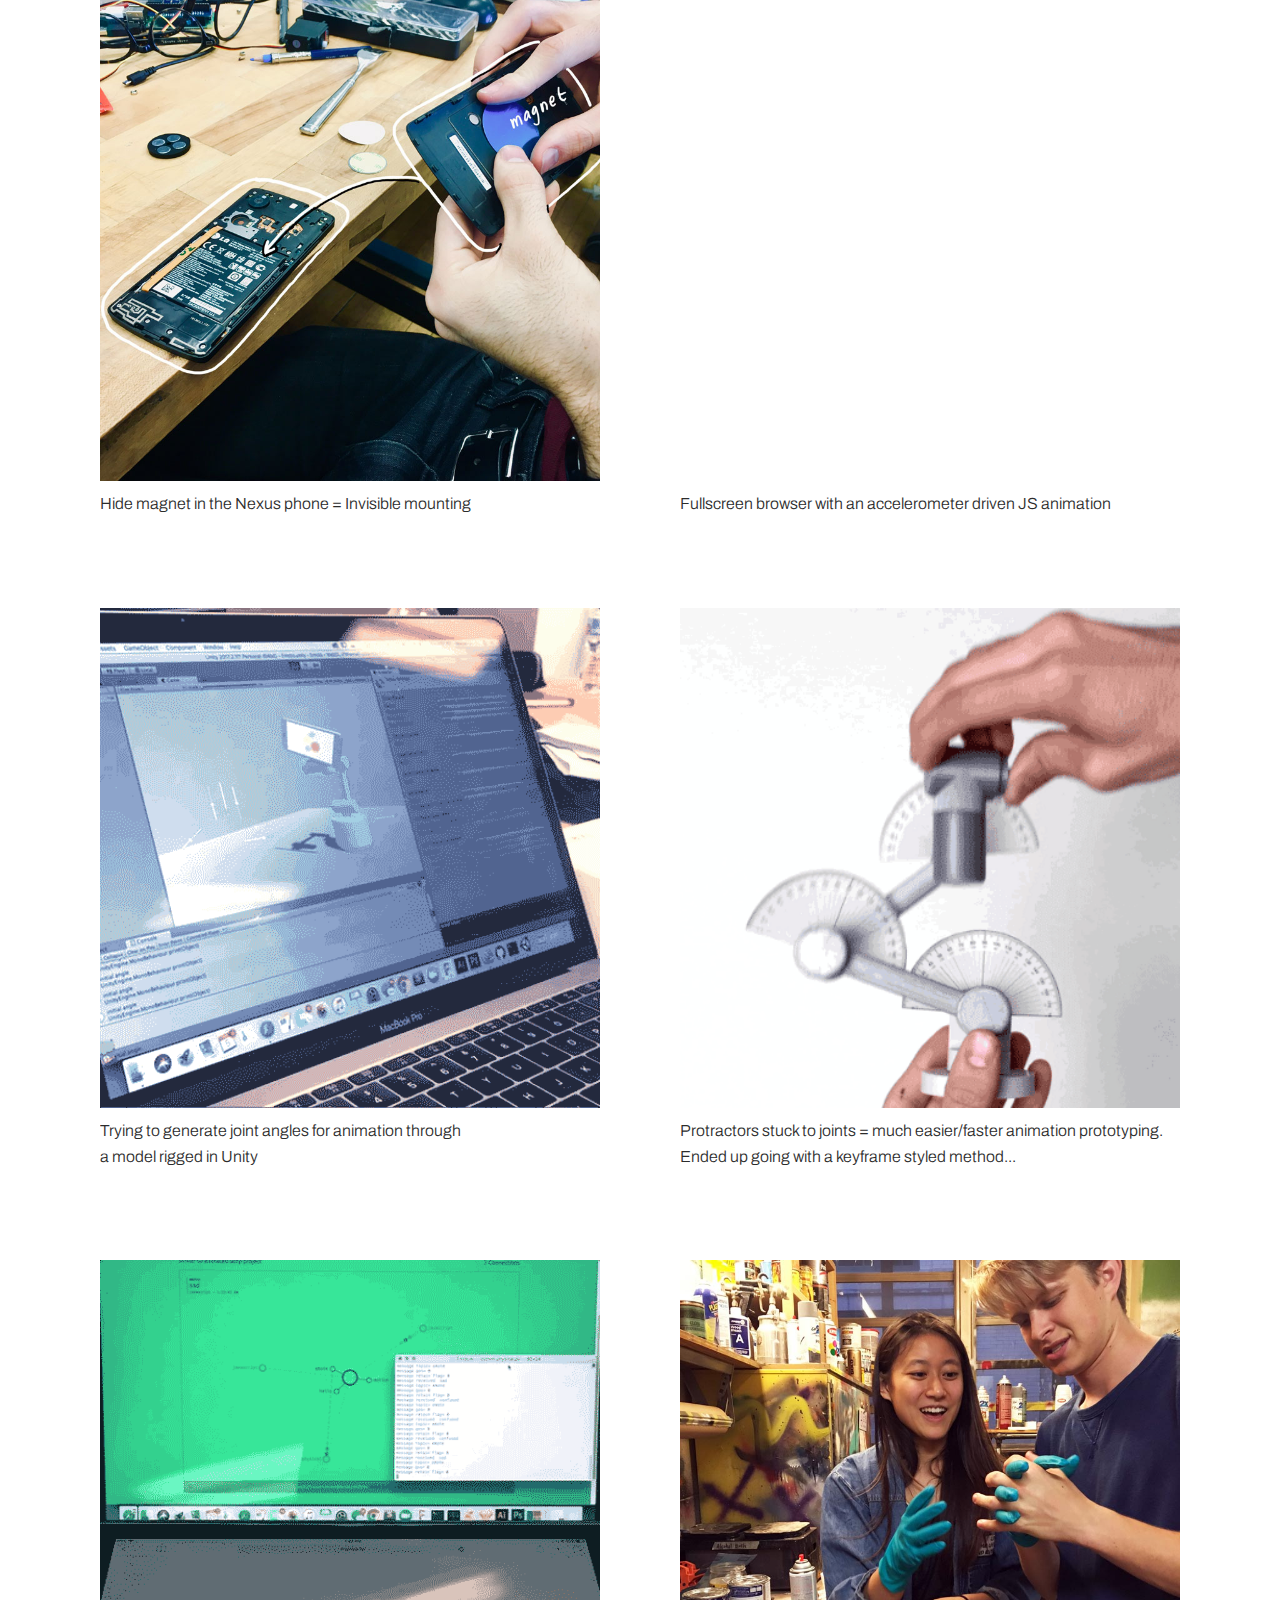
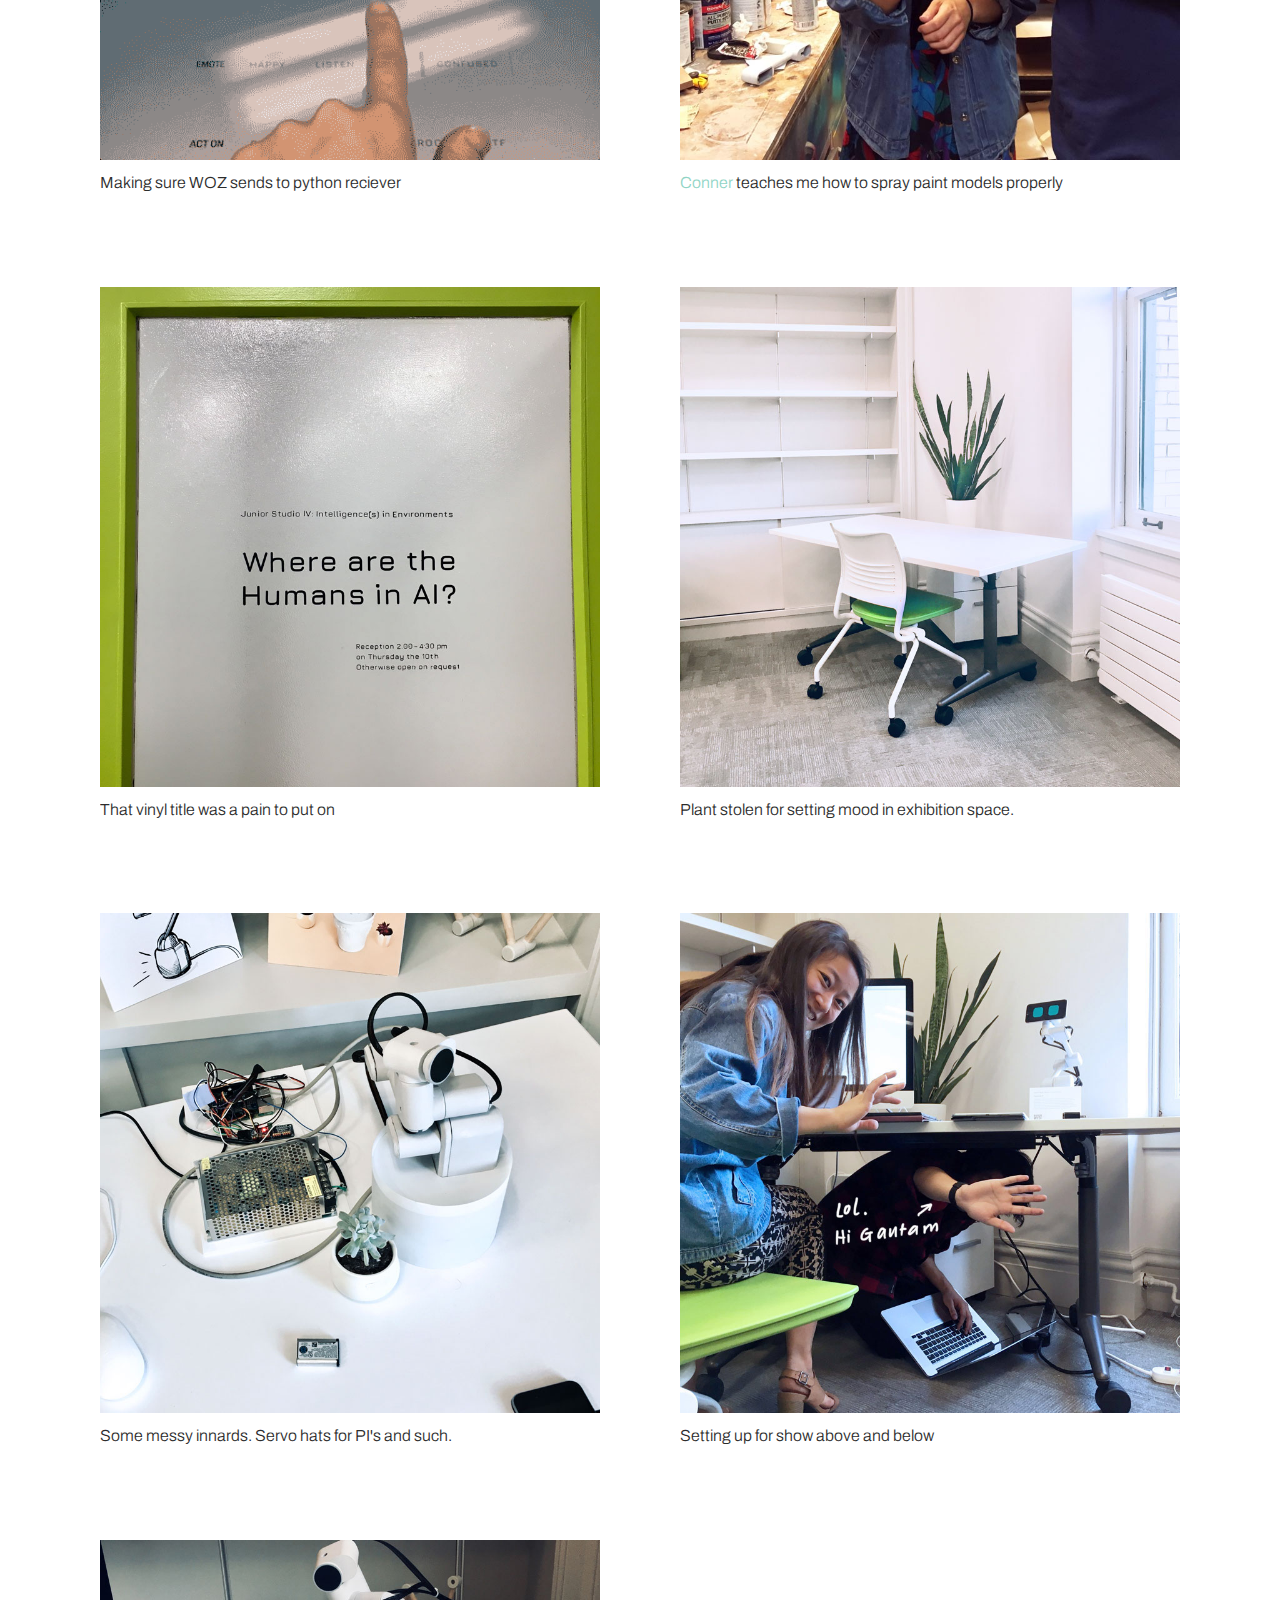
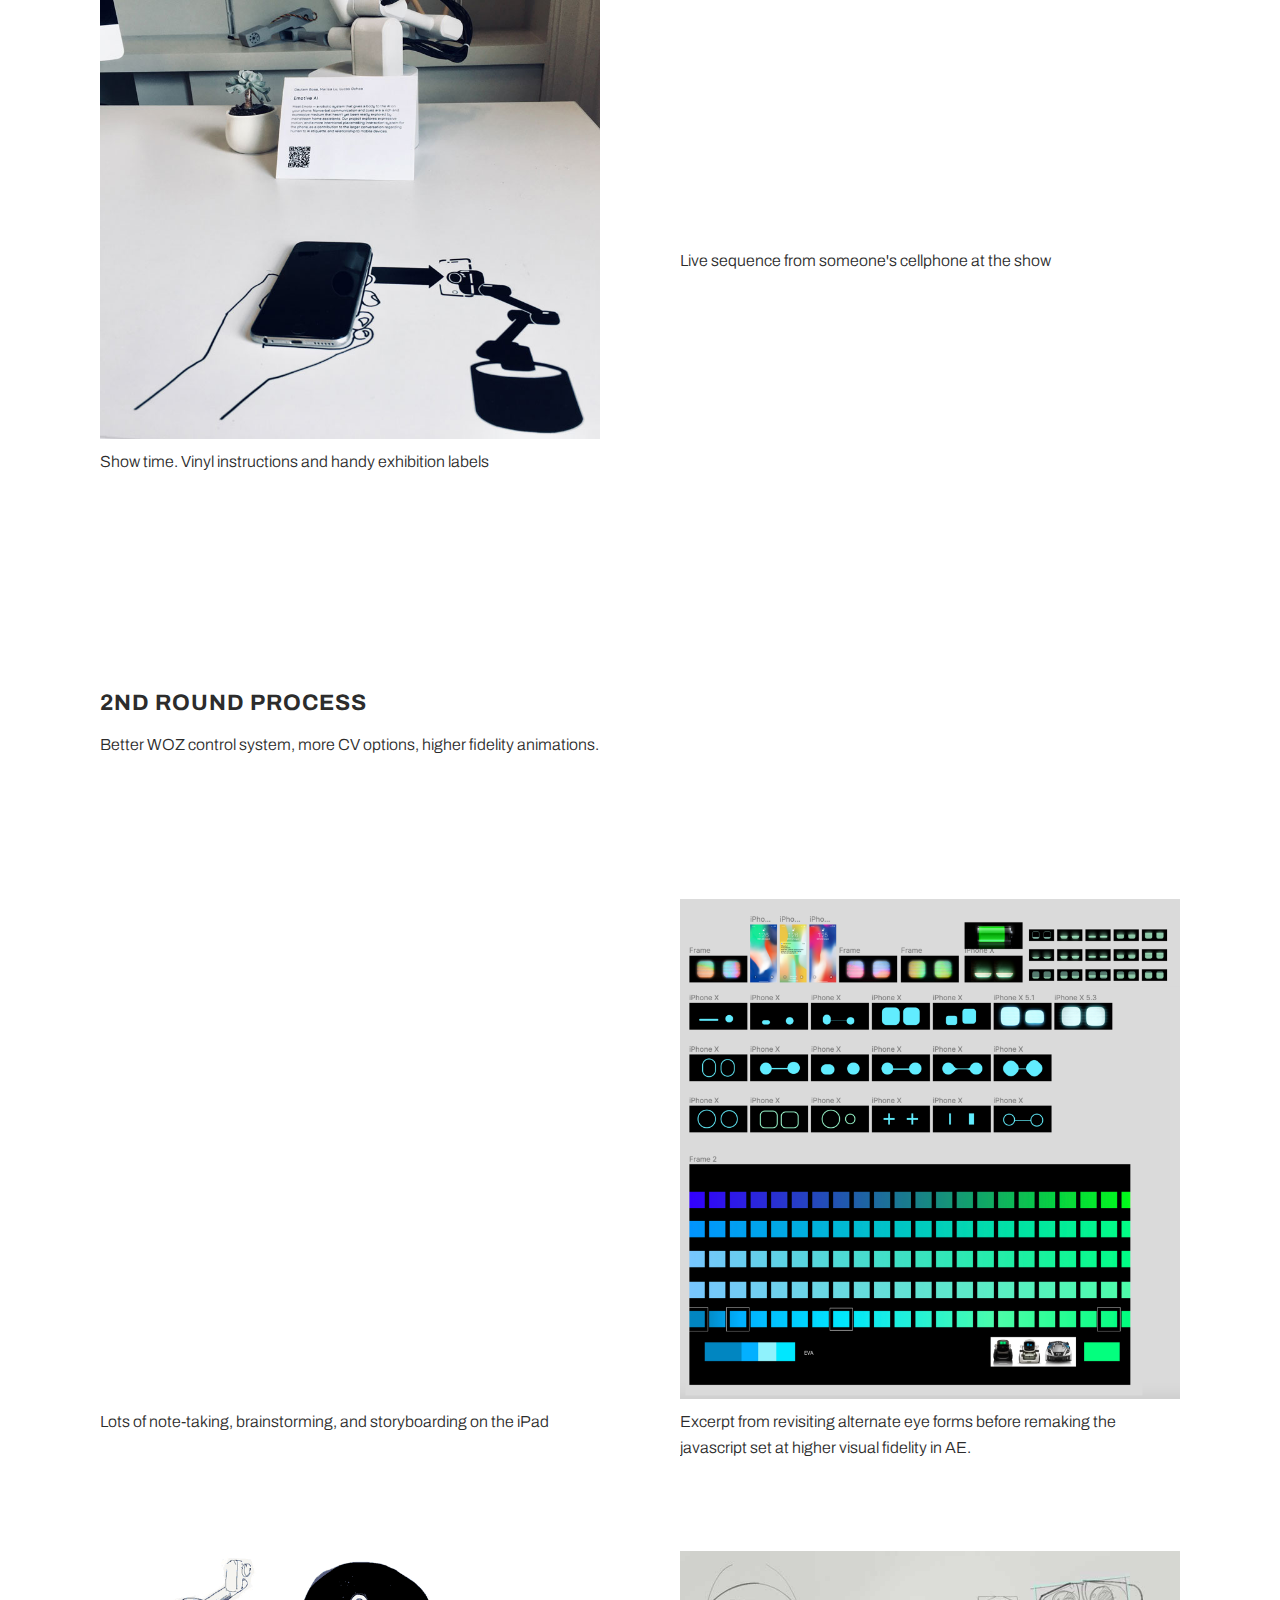
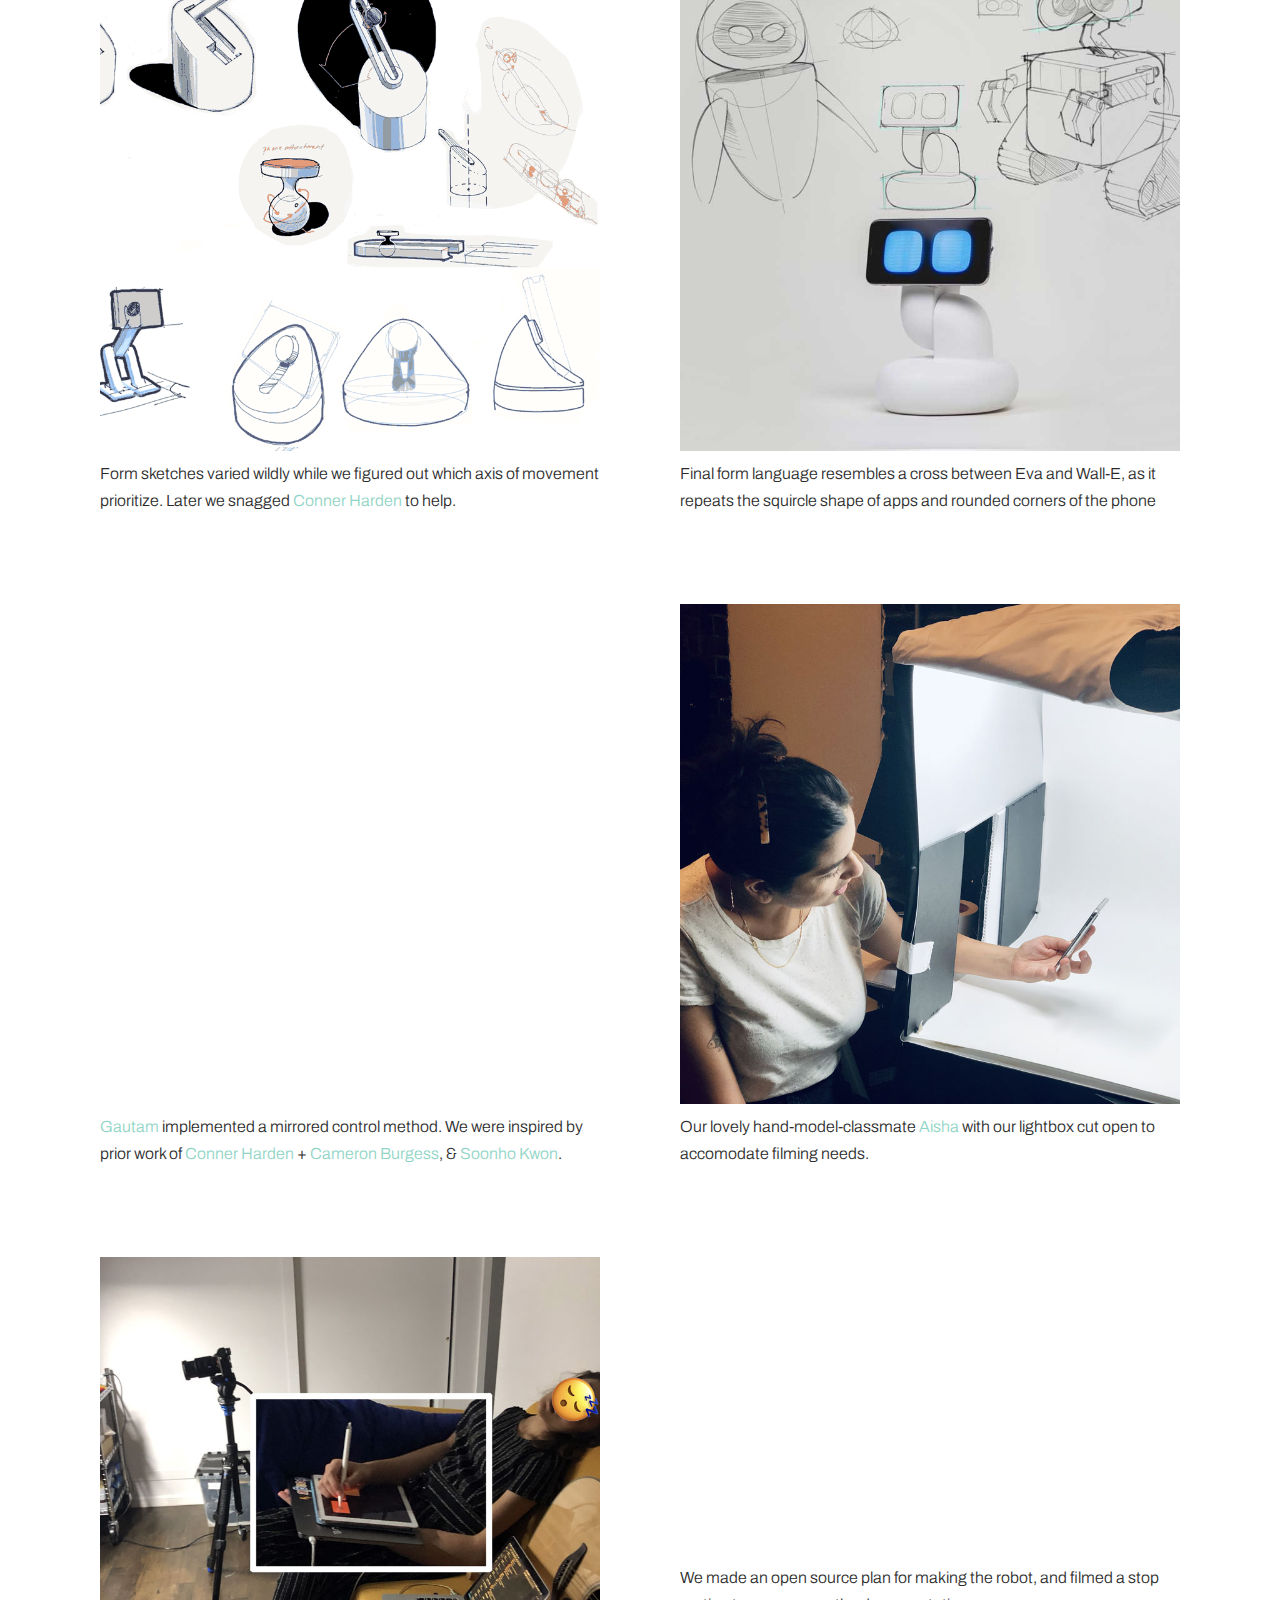
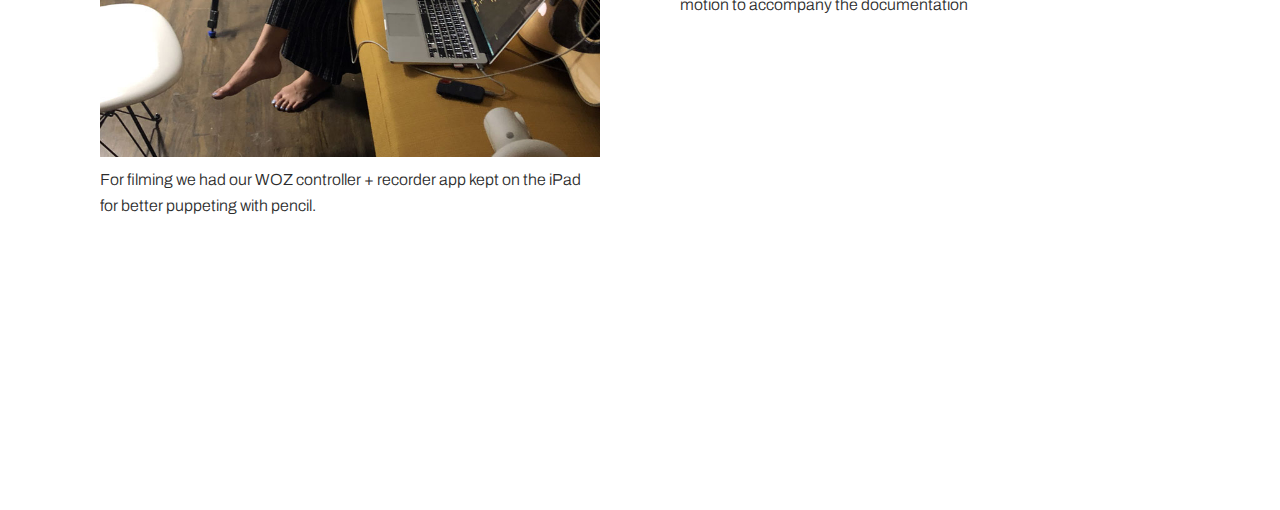
<file: pages/emoto/index.html>
<!DOCTYPE html>
<html class="no-js" lang="en-US">
<head>

<!-- DEFAULT META TAGS -->
<meta charset="utf-8">
<meta name="viewport" content="width=device-width, initial-scale=1.0, maximum-scale=1.0, user-scalable=0" />
<meta http-equiv="Content-Type" content="text/html; charset=UTF-8" />
<title>Emoto</title>
<!-- DEFAULT META TAGS -->

<!-- FONTS -->
<link href='http://fonts.googleapis.com/css?family=Righteous&subset=latin,latin-ext' rel='stylesheet' type='text/css'>
<link href="https://fonts.googleapis.com/css2?family=Archivo:wght@400;700&display=swap" rel="stylesheet">
<!-- <link href='http://fonts.googleapis.com/css?family=Quicksand:300,400,700' rel='stylesheet' type='text/css'> -->
<!-- FONTS -->

<!-- CSS -->
<link rel="stylesheet" id="default-style-css"  href="../../scripts/css/style.css" type="text/css" media="all" />
<link rel="stylesheet" id="mqueries-style-css"  href="../../scripts/css/mqueries.css" type="text/css" media="all" />
<link rel="stylesheet"  href="../../scripts/css/buttonburst.css" type="text/css" media="all" />
<!-- CSS -->

</head>

<body>

<!-- PAGE CONTENT -->
<div id="page-content">

	<div class="site-container">
        <!-- HEADER -->
        <header id="header" class="header-transparent">        
            <div class="header-inner clearfix">
                <div id="logo" class="left-float">
                    <a id="dark-logo" class="logotype" href="../../index.html">LU/MAR/</a>                  
                </div>
                <div id="menu" class="right-float clearfix">
                    <a href="#" class="open-nav"><span class="hamburger"></span></a>
                
                    <nav id="main-nav">
                        <ul>
                            <li class="current-menu-item"><a href="../../index.html">Design</a>
                                <ul class="submenu">
                                    <li><p style="text-align:left;color:white; font-family: 'quicksand', Arial, sans-serif;font-size: 0.8em;">Design 'folio of fully documented projects</p></li>
                                </ul>
                            </li>
                            <li><a href="../art/index.html">Art</a>
                                <ul class="submenu">
                                    <li><p style="text-align:left; color:white; font-family: 'quicksand', Arial, sans-serif;font-size: 0.8em;">Exhibition pieces, illustration, + sketchbooks</p></li>
                                </ul>
                            </li>
                            <li><a href="../../computation/index.html">Computation</a>
                                <ul class="submenu">
                                    <li><p style="text-align:left; color:white; font-family: 'quicksand', Arial, sans-serif;font-size: 0.8em;">My idea incubator, coded brainbarf, + technical skills</p></li>
                                </ul>
                            </li>
                            <li><a href="../me/index.html">Me</a></a></li>
                            <li><a href="../../LuMarisaResume.pdf" target="_blank">Resume</a></li>
                        </ul>
                    </nav>
                </div> 
            </div> <!-- END .header-inner -->
        </header>
        <!-- HEADER -->   
	    
   	<!-- HERO  -->
	<section id="hero" class="hero-big">
    	<div class="page-title">
            <h1>EMOTO CONCEPT</h1>
            <h6 class="alttitle">A robotic system to give body and <br>expression to the AI on your phone<br></h6>
    	</div>
        <img src="emotoWhite.gif" style="height:100%; position:relative; z-index:-10; left:8%"/>
    </section>
    <!-- HERO -->
            
	<!-- PAGEBODY -->
	<section id="page-body">
        
		<div class="wrapper">
        	<div class="column-section clearfix">
            	<div class="column one-fifth">
                	<h6><strong>Collaborators</strong></h6>
                    <p><a href="http://lucasochoa.com/">Lucas Ochoa</a><br><a href="https://gautam-bose.com">Gautam Bose</a><br>(Advised by Professor <a href="http://danlockton.com">Dan Lockton</a>)</p>
                </div>
                <div class="column three-fifth">
                	<h6><strong>Project Space</strong></h6>
                    <p>This was a speculative design fiction reimagining our relationships with our phones as one to an emotive AI. We implemented a mixed hardware and software platform to explore phone functionality as if it were AI driven first and able to take in more varied input (other sensors, not just touch screens) and have more nonconventional output (nonverbal communication through expressive motion). Currently funded by a research grant through Google's Creative Lab. The first live demo debuted at CMU's exhibition "Where are the Humans in AI?" (our answer: 'on their phones'). <br></br><a href="https://marisa.lu/EmotoWebsite/"> Emoto's Website</a></p>
                </div>
                <div class="column one-fifth last-col">
                	<h6><strong>My Role</strong></h6>
                    <p>Concept storyboarder<br>Prototyper<br>Mobile/iOT Dev</p>
                </div>
            </div> <!-- END .column-section -->
        </div> <!-- END .wrapper -->
        
        <div class="spacer spacer-medium"></div>
        <div class="horizontal-inner wrapper">
            <div class="column-section clearfix">
                <div class="column one-fifth">
                    <h5><strong>2nd Round</strong></h5>

                        <a href="https://marisa.lu/EmotoWebsite/" download target="_blank">
                            <div class="fancy-button" style="width:100%; margin:auto;">
                                <div class="buttonbutton">SEE WEBSITE</div>
                            </div>
                        </a>

                </div>
                <div class="column four-fifth last-col">
                    <p>A few media outlets reposted our initial concept video, and Google's creative lab caught wind of it. They invited us to present, and afterwards donated a 15k grant to our school to fund our work. Our second round in the spring of 2019 focused on building a more robust animation and CV system, exploring more interactions, and making our work public so others can use it for their own prototyping purposes.
                </div>
            </div>
            <div class = "video-wrapper">
                    <iframe src="https://player.vimeo.com/video/348370496?title=0&byline=0&portrait=0" width="100%" height="700px" frameborder="0" webkitallowfullscreen mozallowfullscreen allowfullscreen></iframe>
            </div>
            <div class="column-section clearfix">
                <div class="column one-fifth">
                    <h5><strong>1st Round</strong></h5>
                </div>
                <div class="column three-fifth last-col">
                    <p>Human and AI interactions was the last theme from our junior spring semester design studio. This is where we left off with Emoto in the spring of 2018</p>
                </div>
            </div>
            <div class = "video-wrapper">
                    <iframe src="https://player.vimeo.com/video/274786021?byline=0&portrait=0" width="100%" height="700px" webkitallowfullscreen mozallowfullscreen allowfullscreen></iframe>
            </div>
        </div>

            <!-- <div class="horizontal-inner wrapper">
                <h4><strong>1st concept video:</strong></h4><p>Human/AI interactions was the last theme from our junior second semester design studio. This is where we left off on Emoto.<br>See the medium blog for more detailed process documentation. This site is just a summary from my perspective</p>
                <div class = "video-wrapper">
                    <iframe src="https://player.vimeo.com/video/274786021?byline=0&portrait=0" width="100%" height="700px" webkitallowfullscreen mozallowfullscreen allowfullscreen></iframe>
                </div>
            </div> -->
        
        <div class="horizontal-section" style="background:#f7f7f7;">
        	<div class="horizontal-inner wrapper">
        		
                <p><strong>MY ROLE  |  </strong>Concept artist, and Interaction Protoyper</p>
                
                <div class="column-section clearfix">
                    <div class="column one-fifth">
                        <p><strong>Tools:</strong><br>Drawing<br>Lots of Keynote<br>Javascript
                        <br>Shiftr.io<br>HTML/CSS<br>Web Sockets<br>After Effects</p>
                    </div>
                    <div class="column four-fifth last-col">
                        <p>Lucas had helped me on a very similar technical project before, and Gautam was my co-author on a different paper so I was very excited to work with them again.<br></br> At the time I was fascinated with the social/interaction problems with IPA's, the polarized humanization/abstraction in the form of home assistants, the attention economy and rising efforts to control our addiction to mobile smartphones, and wow I could keep on going — but for this project I pushed it as a provocation towards reframing our relationship to phones, and expanding the nonverbal communication methods + expressiveness of an IPA through animated motion and coordinated hybrid digital-physical interactions.<br></br>The original studio project was only a few weeks, so I spent my time story boarding, drawing out forms (eyes and body), and coding the digital interface/iOT backend for Emoto to at least communicate the hybrid digital physical concept of an AI sidekick that comes to life from your phone.<br></br>The second time around we shifted the technical roles a bit. Gautam took over developing on device, making a native REACT app for the phone. I worked closely with him to develop the robot's animation system while creating the animated eye assets in Aftereffects.</p>
                    </div>
                </div> <!-- END .column-section -->
            </div>
       	</div> <!-- END .horizontal-section -->


        <div class="horizontal-section">
            <div class="horizontal-inner wrapper">
                
                <h5><strong>Abridged Process</strong></h5>
                <p>(Shortened to my perspective specifically)<br>Checkout <a href="http://lucasochoa.com/#/emoto/">Lucas'</a> documentation or our <a href="https://medium.com/emoto/a-future-of-phones-ai-assistants-as-emotive-sidekicks-ongoing-507907edb587">Medium post</a> for more.</p>
                <div class="spacer spacer-medium"></div>
                <ul class="gallery gallery-col2 spaced">
                    <li class="has-animation"><img src="whiteboard.jpg" alt="mapbox"/></a><figcaption>Whiteboard braindumping with Lucas</figcaption></li>
                    <li class="has-animation"><img src="sensorPlay.gif" width="100%" alt="vuforia exploration"/><figcaption>Warming up to animating with sensors</figcaption></li>

                    <li class="has-animation"><img src="magnet.jpg" alt="mapbox"/><figcaption>Hide magnet in the Nexus phone = Invisible mounting</figcaption></li>
                    <!-- <li class="has-animation"><img src="nexus.jpg"/></a><figcaption>Nexus: Cheap, light, but no browser caching...</p></li> -->
                    <li class="has-animation"><div style="padding:100% 0 0 0;position:relative;"><iframe src="https://player.vimeo.com/video/455143541?loop=1&color=7de0bf&title=0&byline=0&portrait=0" style="position:absolute;top:0;left:0;width:100%;height:100%;" frameborder="0" allow="autoplay; fullscreen" allowfullscreen></iframe></div><figcaption>Fullscreen browser with an accelerometer driven JS animation</figcaption></li>
                    <!-- <li class="has-animation"><img src="motionEyes.gif"/></a><figcaption>Accelerometer Data drives full-screen browser javascript animation</p></li> -->
                    <li class="has-animation"><img src="unity.gif" width="100%" alt="mapbox"/><figcaption>Trying to generate joint angles for animation through </br>a model rigged in Unity</figcaption></li>

                    <li class="has-animation"><img src="handKeyframes.gif" style="width:100%" alt="hand puppeting a robot"/></a><figcaption>Protractors stuck to joints = much easier/faster animation prototyping. Ended up going with a keyframe styled method...</figcaption></li>

                    <li class="has-animation"><img src="wozitup.gif" width="100%" alt="mapbox"/></a><figcaption>Making sure WOZ sends to python reciever</figcaption></li>

                    <li class="has-animation"><img src="connerHelps.jpg" alt="sanding and painting the 3D printed parts took forever"/></a><figcaption><a href="http://www.connerharden.com">Conner</a> teaches me how to spray paint models properly</figcaption></li>

                    <li class="has-animation"><img src="door.jpg" alt="preparing for exhibition"/></a><figcaption>That vinyl title was a pain to put on</figcaption></li>
                    <li class="has-animation"><img src="exhibitionSpace.jpg" alt="mapbox"/></a><figcaption>Plant stolen for setting mood in exhibition space.</figcaption></li>

                    <li class="has-animation"><img src="messy.jpg" alt="the messy raspberry pi and power sources"/></a><figcaption>Some messy innards. Servo hats for PI's and such.</figcaption></li>
                    <li class="has-animation"><img src="hiGautam.jpg" alt="mapbox"/></a><figcaption>Setting up for show above and below</figcaption></li>

                    <li class="has-animation"><img src="showTime.jpg" alt="Day of show routine"/></a><figcaption>Show time. Vinyl instructions and handy exhibition labels</figcaption></li>
                    
                    <li class="has-animation"><iframe src="https://player.vimeo.com/video/269309821?title=0&byline=0&portrait=0" width="100%" height="290px" frameborder="0" webkitallowfullscreen mozallowfullscreen allowfullscreen></iframe><figcaption>Live sequence from someone's cellphone at the show</figcaption></li>

                </ul>
				<div class="spacer spacer-medium"></div>
                <h5><strong>2nd Round Process</strong></h5>
                <p>Better WOZ control system, more CV options, higher fidelity animations.</p>
                <div class="spacer spacer-medium"></div>
                <ul class="gallery gallery-col2 spaced">
                    <li class="has-animation"><div style="padding:100% 0 0 0;position:relative;"><iframe src="https://player.vimeo.com/video/462418965?color=8fefd3&title=0&byline=0&portrait=0" style="position:absolute;top:0;left:0;width:100%;height:100%;" frameborder="0" allow="autoplay; fullscreen" allowfullscreen></iframe></div><script src="https://player.vimeo.com/api/player.js"></script><figcaption>Lots of note-taking, brainstorming, and storyboarding on the iPad</figcaption></li>

                    <li><img src = "figmaMoreEyeExplorations.png"><figcaption>Excerpt from revisiting alternate eye forms before remaking the javascript set at higher visual fidelity in AE.</figcaption></li>

                    <li><img src = "formSketch.gif"><figcaption>Form sketches varied wildly while we figured out which axis of movement prioritize. Later we snagged <a href="http://www.connerharden.com">Conner Harden</a> to help.</figcaption></li>

                    <li><img src = "walleBaby.jpg"><figcaption>Final form language resembles a cross between Eva and Wall-E, as it repeats the squircle shape of apps and rounded corners of the phone</figcaption></li>

                    <li class="has-animation"><div style="padding:100% 0 0 0;position:relative;"><iframe src="https://player.vimeo.com/video/459987118?title=0&byline=0&portrait=0" style="position:absolute;top:0;left:0;width:100%;height:100%;" frameborder="0" allow="autoplay; fullscreen" allowfullscreen></iframe></div><script src="https://player.vimeo.com/api/player.js"></script><a href = "https://gautam-bose.com"><figcaption>Gautam</a> implemented a mirrored control method. We were inspired by prior work of <a href="http://www.connerharden.com/mirroredpair">Conner Harden</a> + <a href="https://paper.dropbox.com/doc/Mirror-Pair-Tangible-Hybrid-Object-Exploration--AOD9MrUb1FmCJDUduTsgTWKTAg-k2V9C3J1FtteS4Fw8OXyu">Cameron Burgess</a>, & <a href="https://soonhokwon.com/spatial-controller">Soonho Kwon</a>.</figcaption></li>

                    <!-- <li class="has-animation"><img src="filmingLightbox.jpg" width="100%" alt="mapbox"/></a><figcaption>Getting the lighting conditions just so by adjusting the light at the edges of the form.</figcaption></li> -->

                    <li class="has-animation"><img src="cutHole.jpg" width="100%" alt="falling asleep"/></a><figcaption>Our lovely hand-model-classmate <a href="https://aiiish.com">Aisha</a> with our lightbox cut open to accomodate filming needs.</figcaption></li>

                    <li class="has-animation"><img src="fallingAsleep.jpg" width="100%" alt="falling asleep"/></a><figcaption>For filming we had our WOZ controller + recorder app kept on the iPad for better puppeting with pencil.</figcaption></li>

                    <li><iframe src = "https://player.vimeo.com/video/459976777?title=0&byline=0&portrait=0" width="100%" height="290px" frameborder="0" allow="autoplay; fullscreen" allowfullscreen></iframe><figcaption>We made an open source plan for making the robot, and filmed a stop motion to accompany the documentation</figcaption></li>

                </ul>
            </div>
        </div> <!-- END .horizontal-section -->
</div> <!-- END #page-content -->
<!-- PAGE CONTENT -->

    <!-- HERO  -->
<!--     <section id="hero" class="hero-big">
        <div class="page-title">
            <h1><strong>Round 2</strong></h1>
            <div class="wrapper-mini align-center">
                <a href="https://emotoai.com" download target="_blank">
                    <div class="fancy-button" style="width:150px; margin:auto;">
                        <div class="left-frills frills"></div>
                        <div class="buttonbutton">SEE WEBSITE</div>
                        <div class="right-frills frills"></div>
                    </div>
                </a>
            </div>
        </div>
        <img src="emoto2WhiteGlam.jpg" style="height:100%; position:relative; z-index:-10; left:8%"/>
    </section> -->
    <!-- HERO -->

<!-- SCRIPTS -->
<script src="../../scripts/js/jquery-2.1.4.min.js"></script>
<script src = "../../scripts/js/jquery.imagesloaded.min.js"></script>
<script type="text/javascript" src="../../scripts/js/script.js"></script>
<!-- SCRIPTS -->

</body>
</html>
</file>
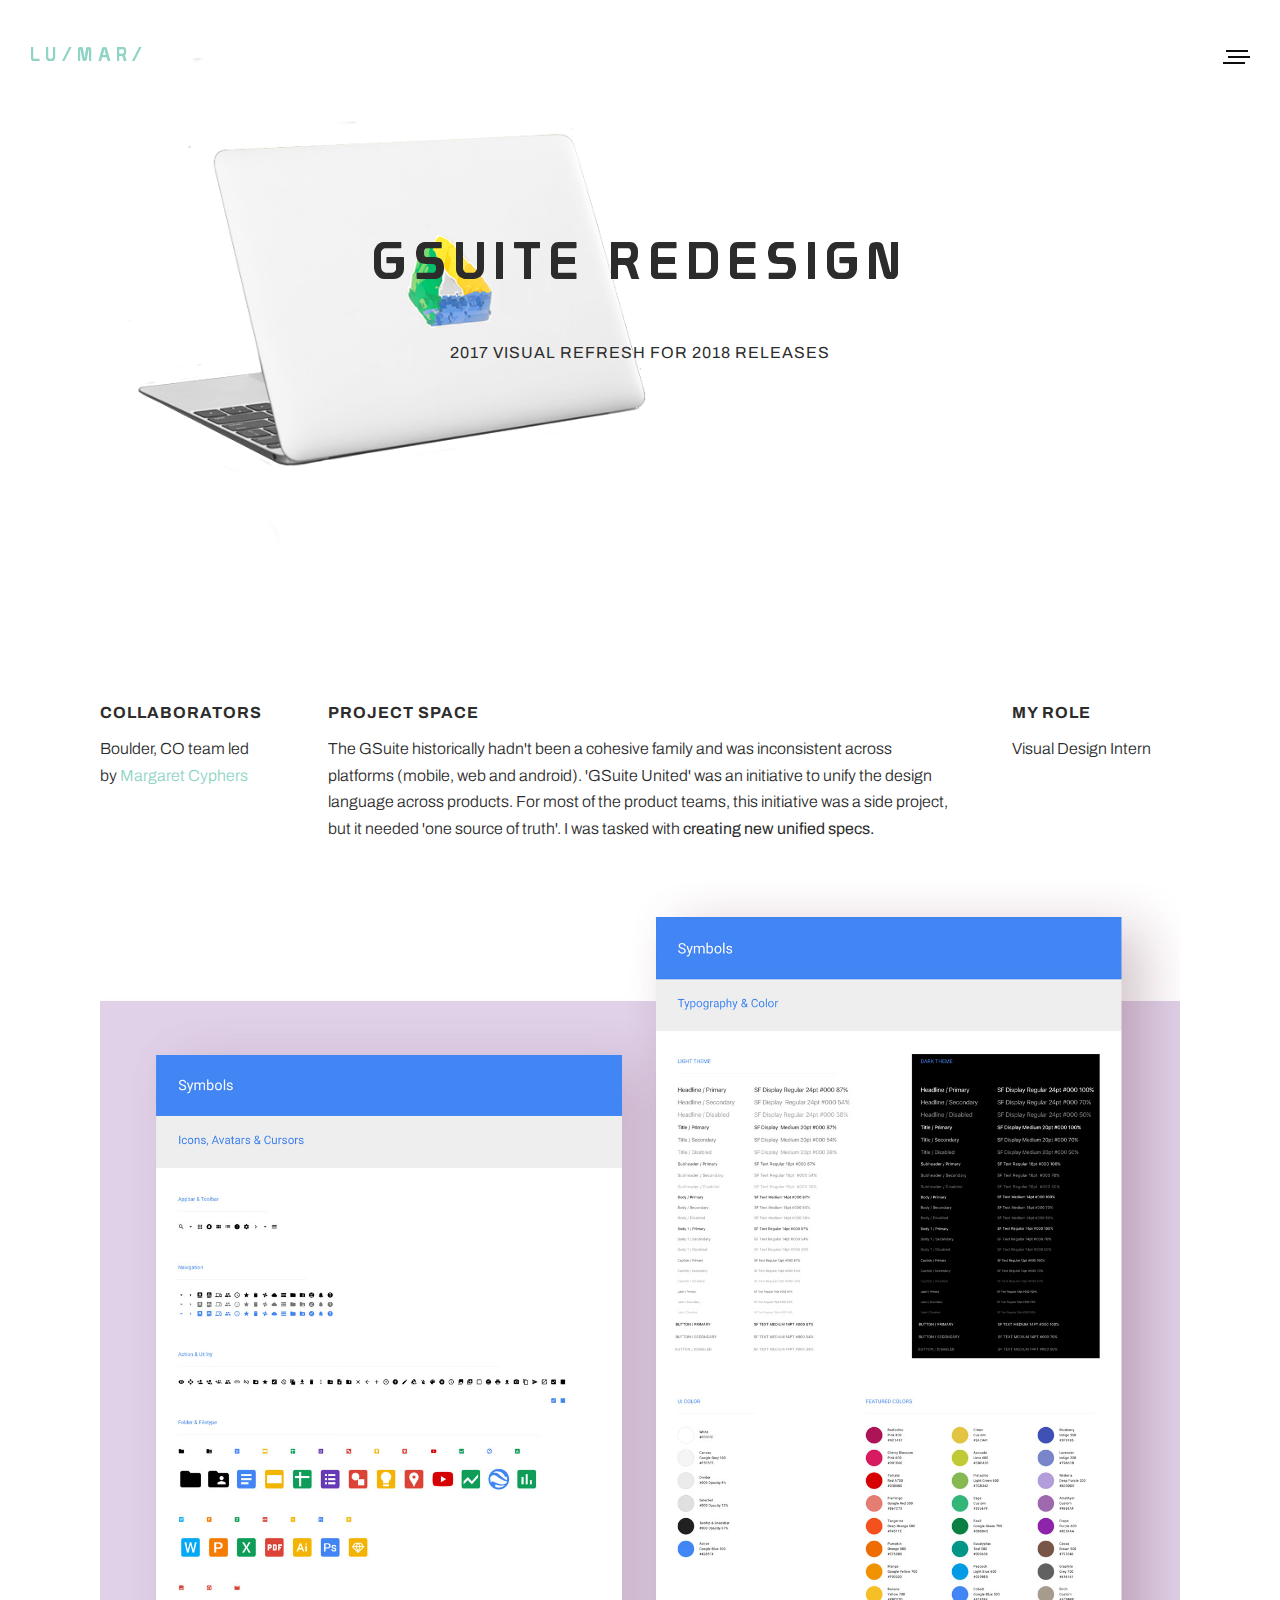
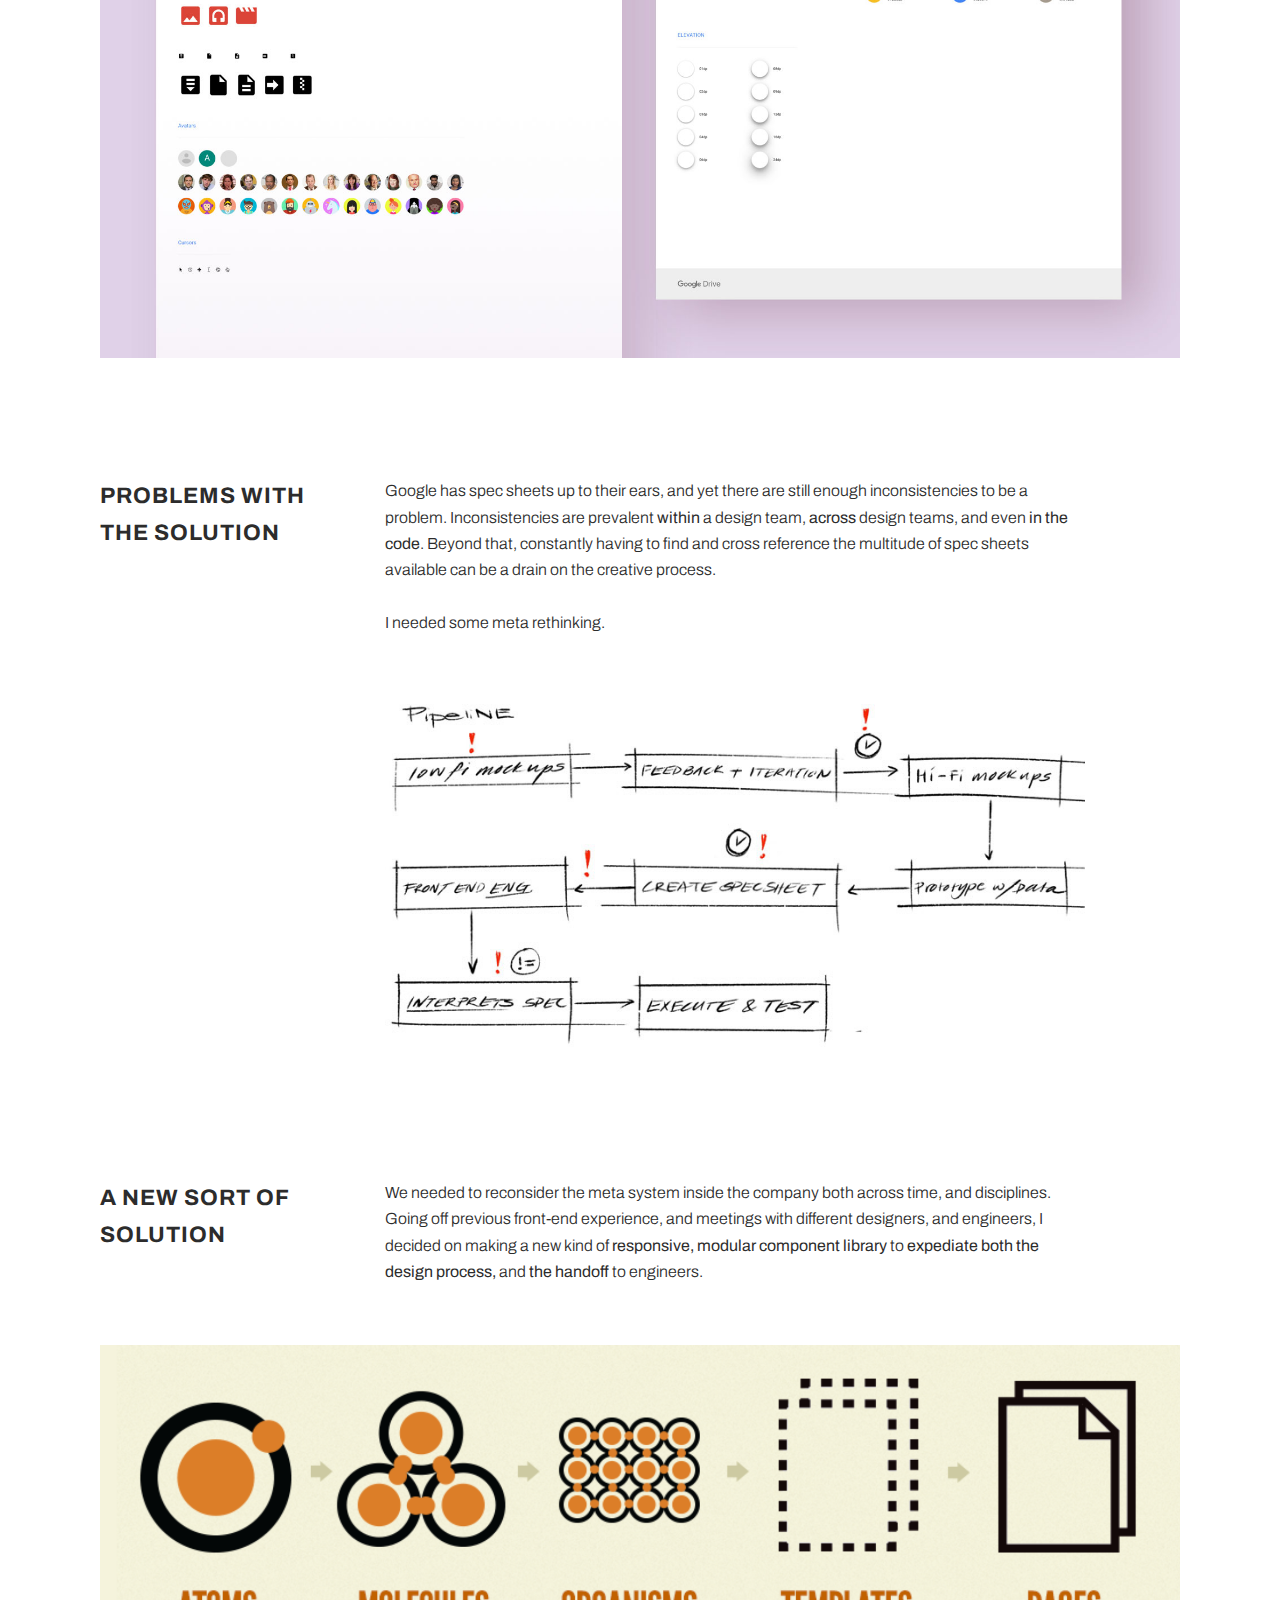
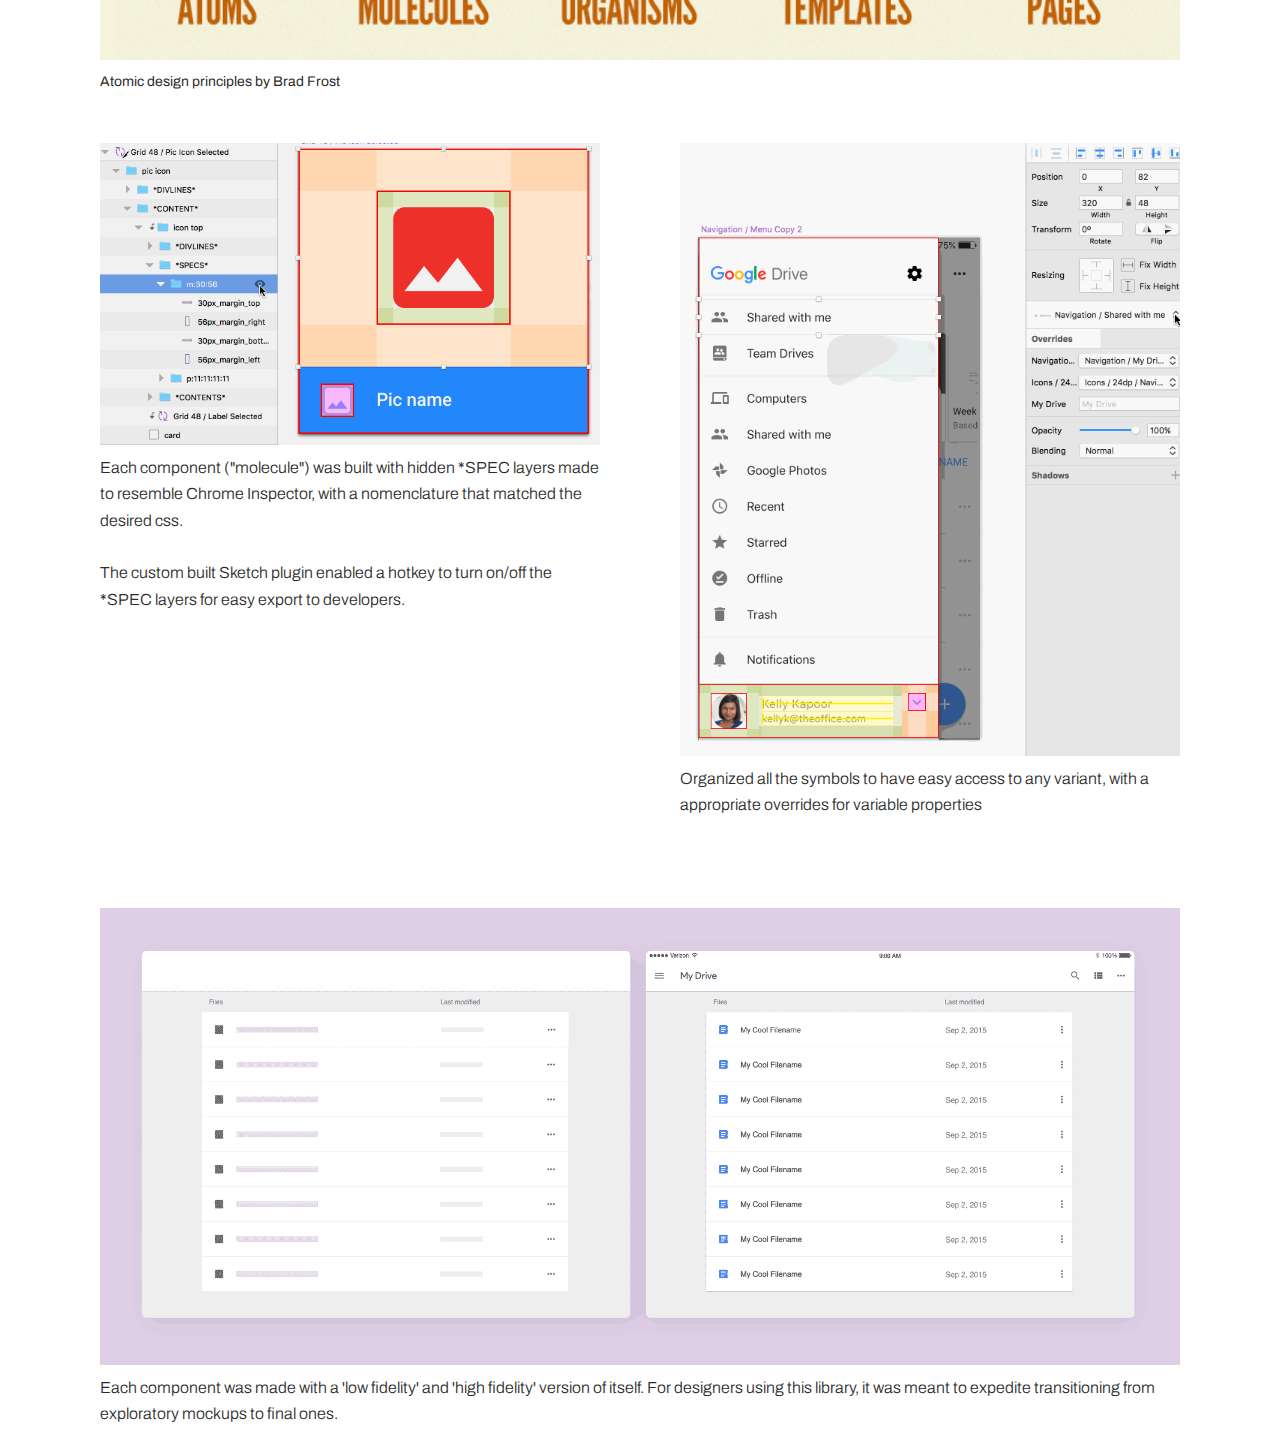
<file: pages/googleLinkedin/index.html>
<!DOCTYPE html>
<html class="no-js" lang="en-US">
<head>

<!-- DEFAULT META TAGS -->
<meta charset="utf-8">
<meta name="viewport" content="width=device-width, initial-scale=1.0, maximum-scale=1.0, user-scalable=0" />
<meta http-equiv="Content-Type" content="text/html; charset=UTF-8" />
<title>UI/UX</title>
<!-- DEFAULT META TAGS -->

<!-- FONTS -->
<link href='http://fonts.googleapis.com/css?family=Righteous&subset=latin,latin-ext' rel='stylesheet' type='text/css'>
<link href="https://fonts.googleapis.com/css2?family=Archivo:wght@400;700&display=swap" rel="stylesheet">
<!-- <link href='http://fonts.googleapis.com/css?family=Quicksand:300,400,700' rel='stylesheet' type='text/css'> -->
<!-- FONTS -->

<!-- CSS -->
<link rel="stylesheet" id="default-style-css"  href="../../scripts/css/style.css" type="text/css" media="all" />
<link rel="stylesheet" id="mqueries-style-css"  href="../../scripts/css/mqueries.css" type="text/css" media="all" />
<!-- <link rel="stylesheet"  href="../../scripts/css/buttonburst.css" type="text/css" media="all" /> -->
<!-- CSS -->

</head>

<body>

<!-- PAGE CONTENT -->
<div id="page-content">

	<div class="site-container">
        <!-- HEADER -->
        <header id="header" class="header-transparent">        
            <div class="header-inner clearfix">
                <div id="logo" class="left-float">
                    <a id="dark-logo" class="logotype" href="../../index.html">LU/MAR/</a>                  
                </div>
                <div id="menu" class="right-float clearfix">
                    <a href="#" class="open-nav"><span class="hamburger"></span></a>
                
                    <nav id="main-nav">
                        <ul>
                            <li class="current-menu-item"><a href="../../index.html">Design</a>
                            </li>
                            <li><a href="../art/index.html">Art</a>
                            </li>
                            <li><a href="../../computation/index.html">Computation</a>
                            </li>
                            <li><a href="../me/index.html">Me</a></a></li>
                            <li><a href="../../LuMarisaResume.pdf" target="_blank">Resume</a></li>
                        </ul>
                    </nav>
                </div> 
            </div> <!-- END .header-inner -->
        </header>
        <!-- HEADER -->   
	    
   	<!-- HERO  -->
	<section id="hero" class="hero-big">
    	<div class="page-title">
            <h1>GSUITE REDESIGN</h1>
            <h6 class="alttitle">2017 Visual refresh for 2018 Releases<br></h6>
    	</div>
        <img class="bgSideElements" src="driveSticker.png" style=""/>
    </section>
    <!-- HERO -->
            
	<!-- PAGEBODY -->
	<section id="page-body">
        
		<div class="wrapper">
        	<div class="column-section clearfix">
            	<div class="column one-fifth">
                	<h6><strong>Collaborators</strong></h6>
                    <p>Boulder, CO team led by <a href="https://www.linkedin.com/in/margaretcyphers/">Margaret Cyphers</a><br></p>
                </div>
                <div class="column three-fifth">
                	<h6><strong>Project Space</strong></h6>
                    <p>The GSuite historically hadn't been a cohesive family and was inconsistent across platforms (mobile, web and android). 'GSuite United' was an initiative to unify the design language across products. For most of the product teams, this initiative was a side project, but it needed 'one source of truth'. I was tasked with <strong>creating new unified specs.</strong></p>
<!--                     <p>A total visual refresh of all the GSuite Enterprise products was in the works for 2018. A new Material Design was rolling out, platforms across devices need to be unified, all the icons redone, new ones made, etc, etc. And across all the teams scattered around the globe, we needed to make sure the Suite was consistent</p> -->

                </div>
                <div class="column one-fifth last-col">
                	<h6><strong>My Role</strong></h6>
                    <p>Visual Design Intern</p>
                </div>
            </div>
            <img src = "specSheets.jpg"></img>
        </div> 
        
        <div class="spacer spacer-medium"></div>

        <div class="horizontal-section">
            <div class="wrapper">
                <div class="column-section clearfix">
                    <div class="column one-fourth">
                        <h5><strong>Problems with the Solution</strong></h5>
                    </div>
                    <div class="column two-third last-col">
                        <p>Google has spec sheets up to their ears, and yet there are still enough inconsistencies to be a problem. Inconsistencies are prevalent <strong>within</strong> a design team, <strong>across</strong> design teams, and even <strong>in the code</strong>. Beyond that, constantly having to find and cross reference the multitude of spec sheets available can be a drain on the creative process.<br></br>I needed some meta rethinking.</p>

                        <div class="spacer spacer-small"></div>

                        <img src="pipeline.jpg" style="display: block; margin-left: auto; margin-right: auto"></img>
                    </div>
                </div>
            </div>

            <div class="spacer spacer-medium"></div>


            <div class="wrapper">
                <div class="column-section clearfix">
                    <div class="column one-fourth">
                        <h5><strong>A New Sort of Solution</strong></h5>
                    </div>
                    <div class="column two-third last-col">
                        <p>We needed to reconsider the meta system inside the company both across time, and disciplines. Going off previous front-end experience, and meetings with different designers, and engineers, I decided on making a new kind of <strong>responsive, modular component library</strong> to <strong>expediate both the design process,</strong> and <strong>the handoff</strong> to engineers.</p>

                        <div class="spacer spacer-small"></div>

                    </div>
                </div>

                <img src="atomic.png" style="display: block; margin-left: auto; margin-right: auto"><figcaption>Atomic design principles by Brad Frost</figcaption></img>

                <div class="spacer spacer-small"></div>

                <ul class="gallery gallery-col2 spaced">
                    <li><img src="margins.gif" width="100%" alt="everything inspector friendly"/><figcaption>Each component ("molecule") was built with hidden *SPEC layers made to resemble Chrome Inspector, with a nomenclature that matched the desired css.<br></br>The custom built Sketch plugin enabled a hotkey to turn on/off the *SPEC layers for easy export to developers.</figcaption></li>

                    <li><img src="overrides.gif" alt="emotoProcessPic"/><figcaption>Organized all the symbols to have easy access to any variant, with a appropriate overrides for variable properties</figcaption></li>
                </ul>
                <ul class="gallery">
                    <li><img src="lofiHiFi.gif"/><figcaption>Each component was made with a 'low fidelity' and 'high fidelity' version of itself. For designers using this library, it was meant to expedite transitioning from exploratory mockups to final ones.</figcaption></li>
                </ul>
            </div>  
        </div>
    </section>

<!-- SCRIPTS -->
<script src="../../scripts/js/jquery-2.1.4.min.js"></script>
<script src = "../../scripts/js/jquery.imagesloaded.min.js"></script>
<script type="text/javascript" src="../../scripts/js/script.js"></script>
<!-- SCRIPTS -->

</body>
</html>
</file>
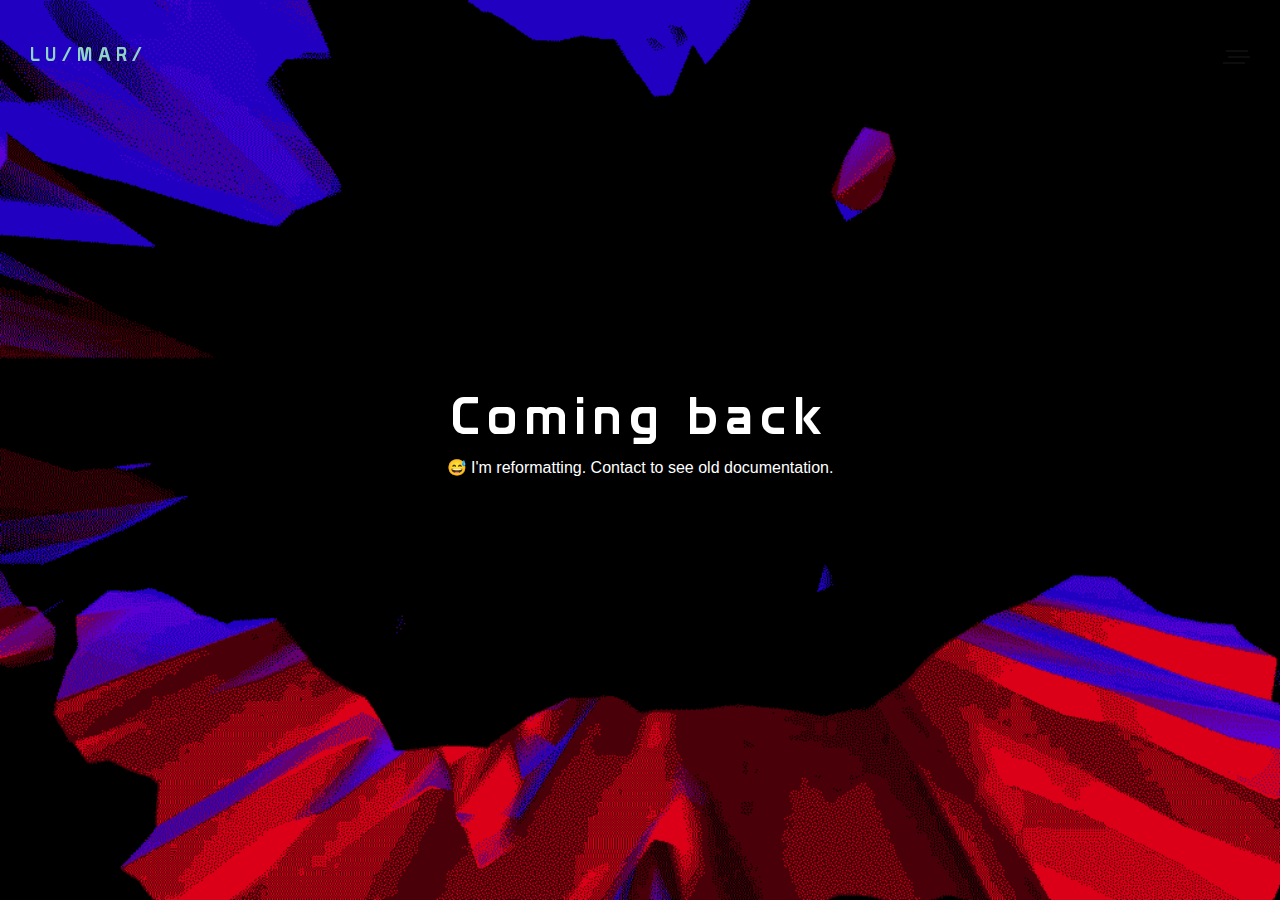
<file: pages/lg/index.html>
<!doctype html>
<html class="no-js" lang="en-US">
<head>

<!-- DEFAULT META TAGS -->
<meta charset="utf-8">
<meta name="viewport" content="width=device-width, initial-scale=1.0, maximum-scale=1.0, user-scalable=0" />
<meta http-equiv="Content-Type" content="text/html; charset=UTF-8" />
<title>coming back</title>
<!-- DEFAULT META TAGS -->

<!-- FONTS -->
<link href='http://fonts.googleapis.com/css?family=Righteous&subset=latin,latin-ext' rel='stylesheet' type='text/css'>
<link href='http://fonts.googleapis.com/css?family=Quicksand:300,400,700' rel='stylesheet' type='text/css'>
<!-- FONTS -->

<!-- CSS -->
<link rel="stylesheet" id="default-style-css"  href="../../scripts/css/style.css" type="text/css" media="all" />
<link rel="stylesheet" id="mqueries-style-css"  href="../../scripts/css/mqueries.css" type="text/css" media="all" />
<link rel="stylesheet"  href="../../scripts/css/buttonburst.css" type="text/css" media="all" />
<!-- CSS -->

</head>

<body>

<!-- PAGE CONTENT -->
<div id="page-content">

	<div class="site-container">
        <!-- HEADER -->
        <header id="header" class="header-transparent">        
            <div class="header-inner clearfix">
                <div id="logo" class="left-float">
                    <a id="dark-logo" class="logotype" href="../../index.html">LU/MAR/</a>                  
                </div>
                <div id="menu" class="right-float clearfix">
                    <a href="#" class="open-nav"><span class="hamburger"></span></a>
                
                    <nav id="main-nav">
                        <ul>
                            <li class="current-menu-item"><a href="../../index.html">Design</a>
                                <ul class="submenu">
                                    <li><p style="text-align:left;color:white; font-family: 'quicksand', Arial, sans-serif;font-size: 0.8em;">Design 'folio of fully documented projects</p></li>
                                </ul>
                            </li>
                            <li><a href="../art/index.html">Art</a>
                                <ul class="submenu">
                                    <li><p style="text-align:left; color:white; font-family: 'quicksand', Arial, sans-serif;font-size: 0.8em;">Exhibition pieces, illustration, + sketchbooks</p></li>
                                </ul>
                            </li>
                            <li><a href="../../computation/index.html">Computation</a>
                                <ul class="submenu">
                                    <li><p style="text-align:left; color:white; font-family: 'quicksand', Arial, sans-serif;font-size: 0.8em;">My idea incubator, coded brainbarf, + technical skills</p></li>
                                </ul>
                            </li>
                            <li><a href="../me/index.html">Me</a></a></li>
                            <li><a href="../../LuMarisaResume.pdf" target="_blank">Resume</a></li>
                        </ul>
                    </nav>
                </div> 
            </div> <!-- END .header-inner -->
        </header>
        <!-- HEADER -->   
	    
   	<!-- HERO  -->
	<section id="hero" class="hero-full" style="background-image: url('placeholder.gif');">
    	<div class="page-title text-light">
            <h1 style="margin:0px">Coming back</h1>
            <p>😅 I'm reformatting. Contact to see old documentation.</p>
            <div class="spacer spacer-mini"></div>

    	</div>
        
    </section>

    <!-- HERO -->
            
        

<!-- SCRIPTS -->
<script src="../../scripts/js/jquery-2.1.4.min.js"></script>
<script src = "../../scripts/js/jquery.imagesloaded.min.js"></script>
<script type="text/javascript" src="../../scripts/js/script.js"></script>
<!-- SCRIPTS -->

</body>
</html>
</file>
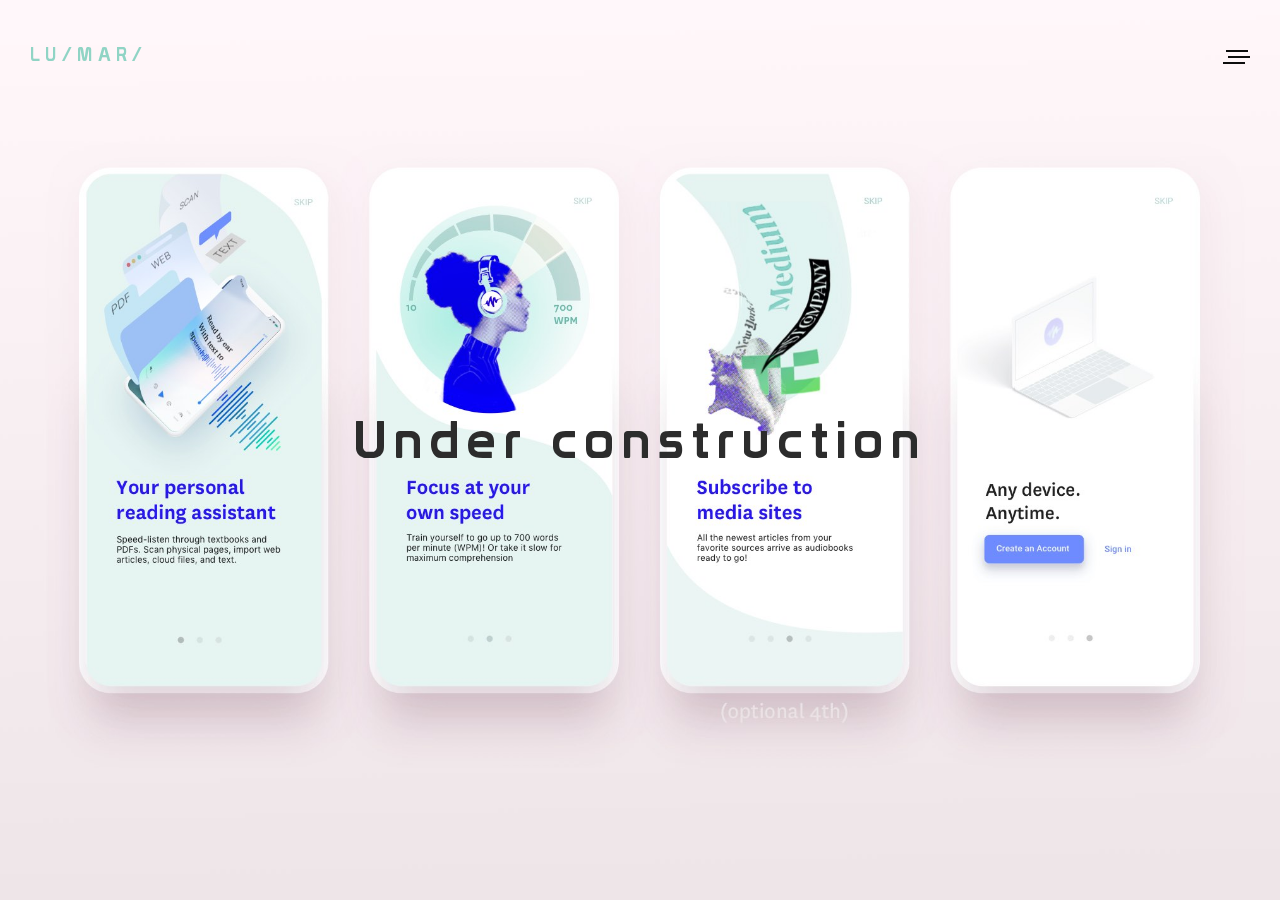
<file: pages/speechify/index.html>
<!doctype html>
<html class="no-js" lang="en-US">
<head>

<!-- DEFAULT META TAGS -->
<meta charset="utf-8">
<meta name="viewport" content="width=device-width, initial-scale=1.0, maximum-scale=1.0, user-scalable=0" />
<meta http-equiv="Content-Type" content="text/html; charset=UTF-8" />
<title>coming back</title>
<!-- DEFAULT META TAGS -->

<!-- FONTS -->
<link href='http://fonts.googleapis.com/css?family=Righteous&subset=latin,latin-ext' rel='stylesheet' type='text/css'>
<link href='http://fonts.googleapis.com/css?family=Quicksand:300,400,700' rel='stylesheet' type='text/css'>
<!-- FONTS -->

<!-- CSS -->
<link rel="stylesheet" id="default-style-css"  href="../../scripts/css/style.css" type="text/css" media="all" />
<link rel="stylesheet" id="mqueries-style-css"  href="../../scripts/css/mqueries.css" type="text/css" media="all" />
<link rel="stylesheet"  href="../../scripts/css/buttonburst.css" type="text/css" media="all" />
<!-- CSS -->

</head>

<body>

<!-- PAGE CONTENT -->
<div id="page-content">

	<div class="site-container">
        <!-- HEADER -->
        <header id="header" class="header-transparent">        
            <div class="header-inner clearfix">
            
                <div id="logo" class="left-float">
                    <a id="dark-logo" class="logotype" href="../../index.html">LU/MAR/</a>                  
                </div>
            
                <div id="menu" class="right-float clearfix">
                    <a href="#" class="open-nav"><span class="hamburger"></span></a>
                
                    <nav id="main-nav">
                        <ul>
                            <li class="current-menu-item"><a href="../../index.html">Design</a>
                                <ul class="submenu">
                                    <li><p style="text-align:left;color:white; font-family: 'quicksand', Arial, sans-serif;font-size: 0.8em;">Design 'folio of fully documented projects</p></li>
                                </ul>
                            </li>
                            <li><a href="../../art/index.html">Art</a>
                                <ul class="submenu">
                                    <li><p style="text-align:left; color:white; font-family: 'quicksand', Arial, sans-serif;font-size: 0.8em;">Exhibition pieces, illustration, + sketchbooks</p></li>
                                </ul>
                            </li>
                            <li><a href="../../experiments/index.html">Computation</a>
                                <ul class="submenu">
                                    <li><p style="text-align:left; color:white; font-family: 'quicksand', Arial, sans-serif;font-size: 0.8em;">My idea incubator, coded brainbarf, + technical skills</p></li>
                                </ul>
                            </li>
                            <li><a href="../../profile.html">About</a></a></li>
                            <li><a href="../../LuMarisaResume.pdf" target="_blank">Resume</a></li>
                        </ul>
                    </nav>
                
                </div>
                    
            </div> <!-- END .header-inner -->
        </header>
	<!-- HEADER -->    
	    
   	<!-- HERO  -->
	<section id="hero" class="hero-full" style="background-image: url('placeholder.jpg');">
    	<div class="page-title">
            <h1 style="margin:0px">Under construction</h1>
<!--             <p>😅 Procrastinating on making new documentation/formatting</p> -->
            <div class="spacer spacer-mini"></div>

    	</div>
        
    </section>

    <!-- HERO -->
            
        

<!-- SCRIPTS -->
<script src="../../scripts/js/jquery-2.1.4.min.js"></script>
<script src = "../../scripts/js/jquery.imagesloaded.min.js"></script>
<script type="text/javascript" src="../../scripts/js/script.js"></script>
<!-- SCRIPTS -->

</body>
</html>
</file>
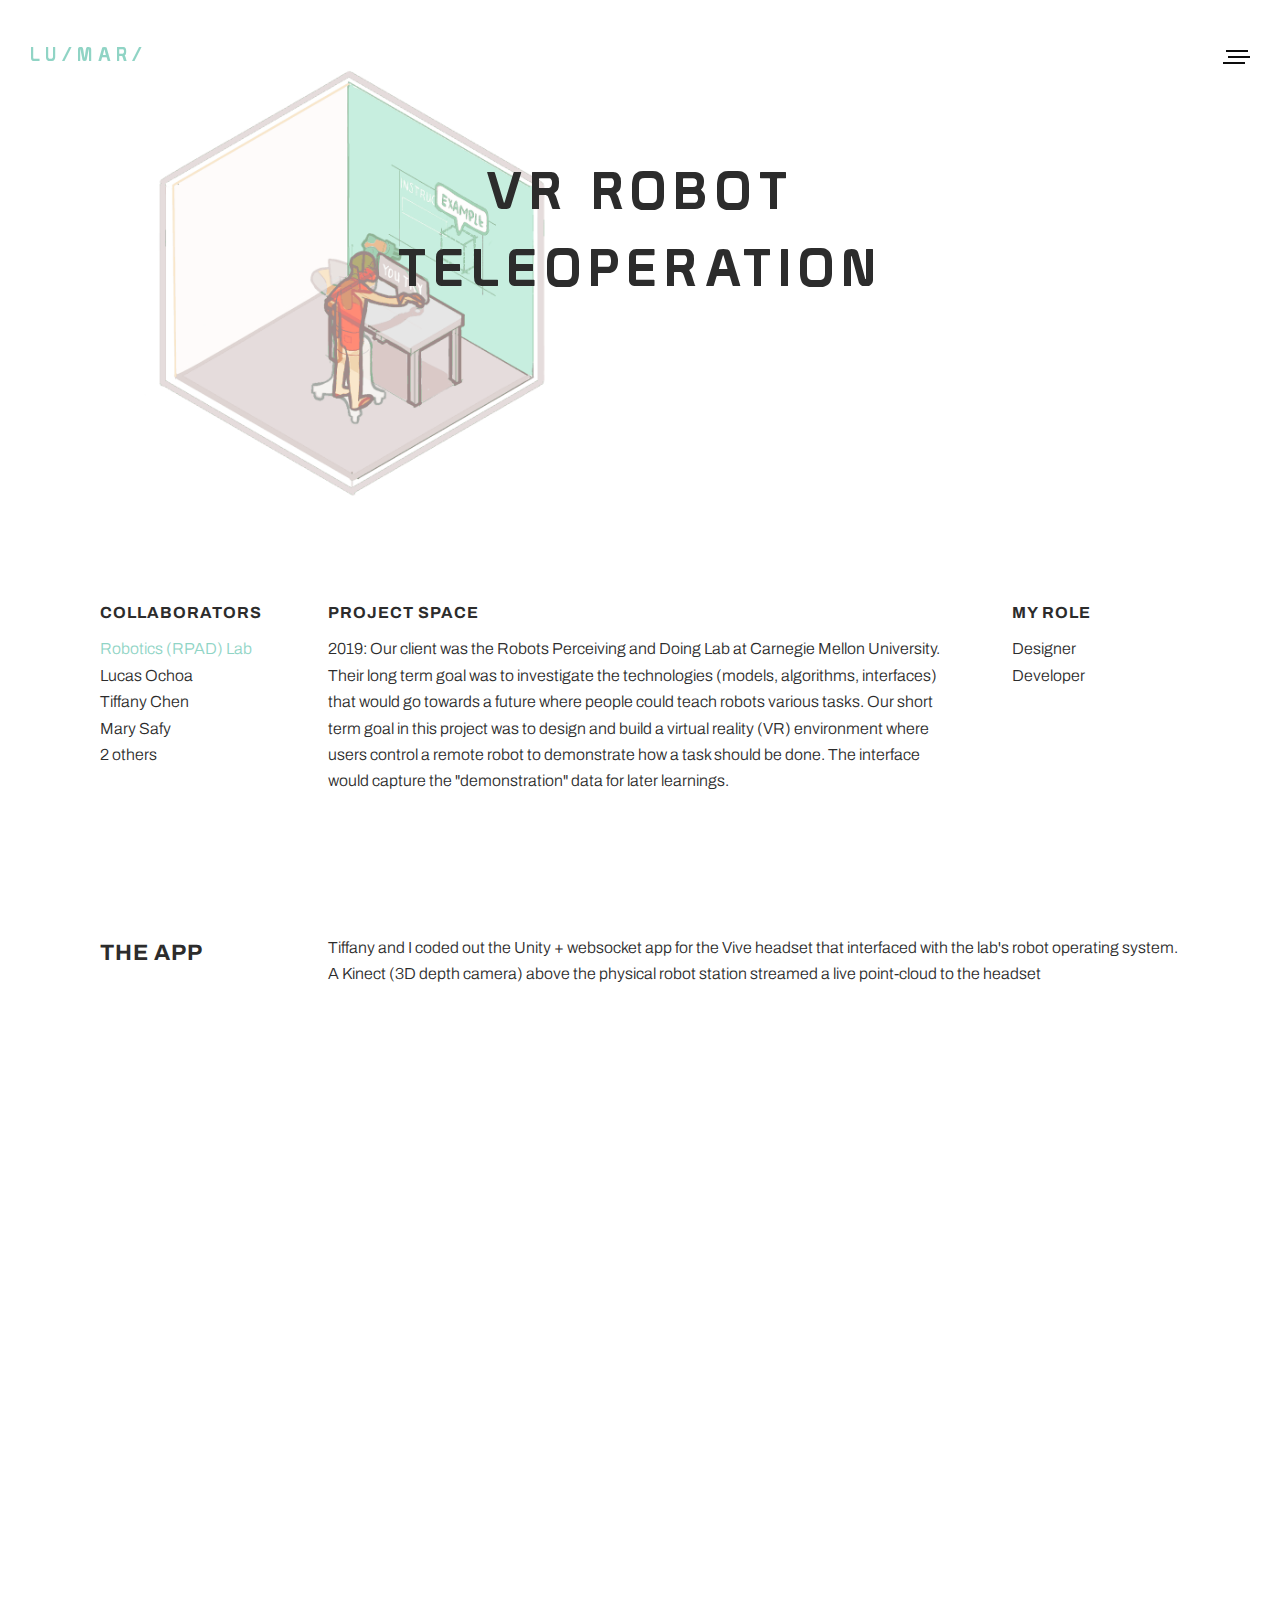
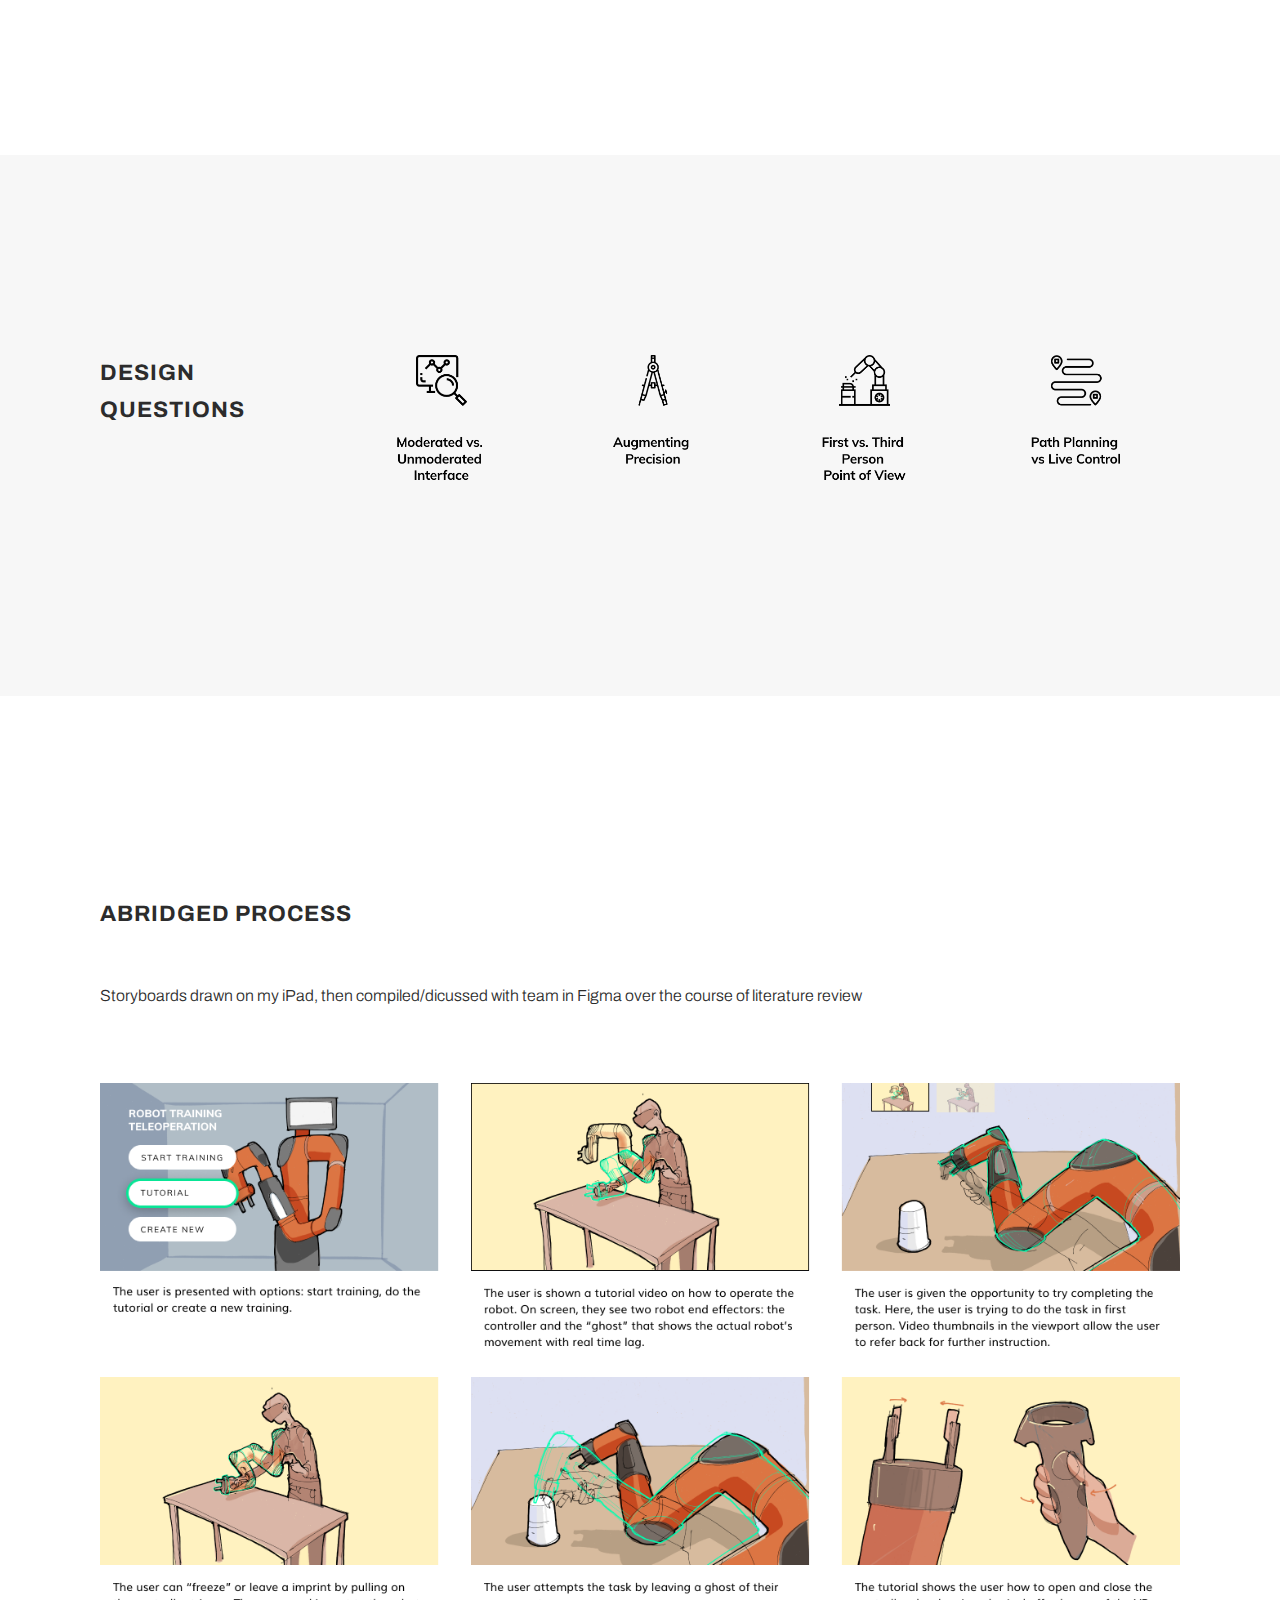
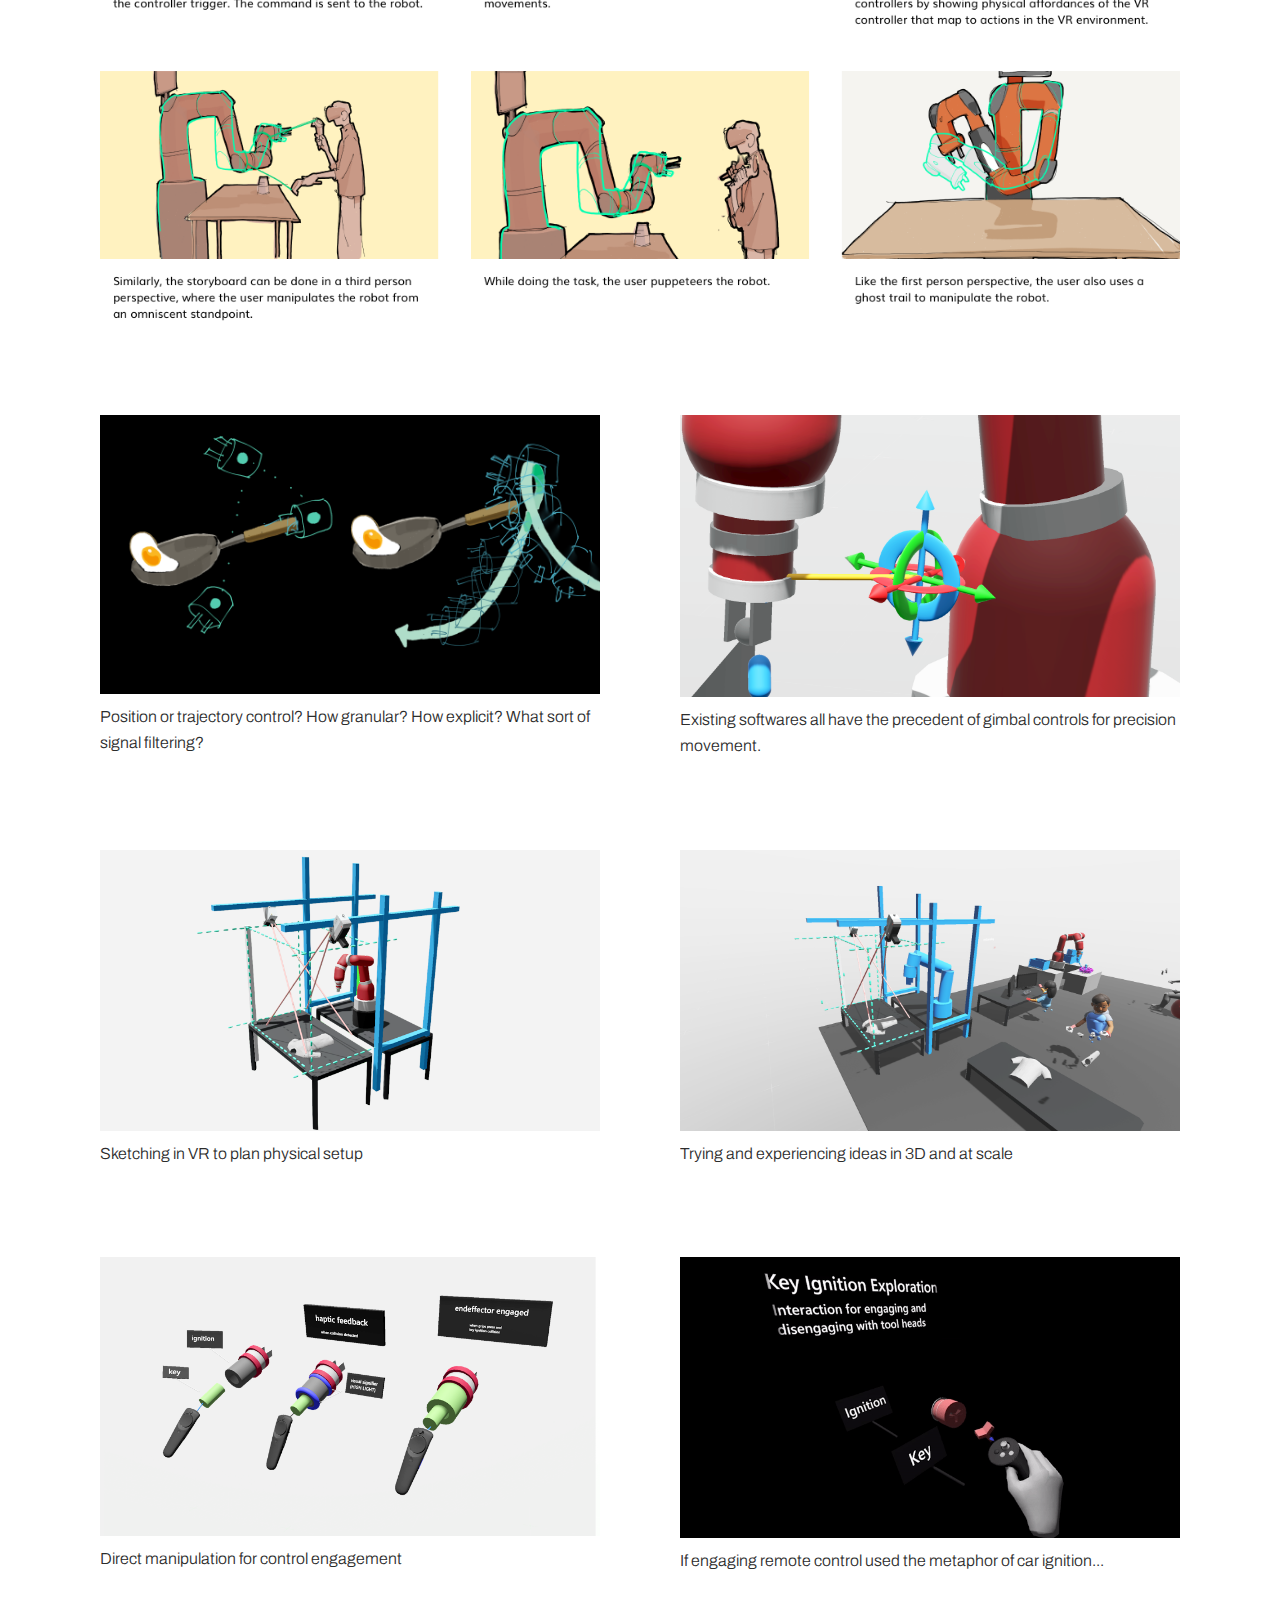
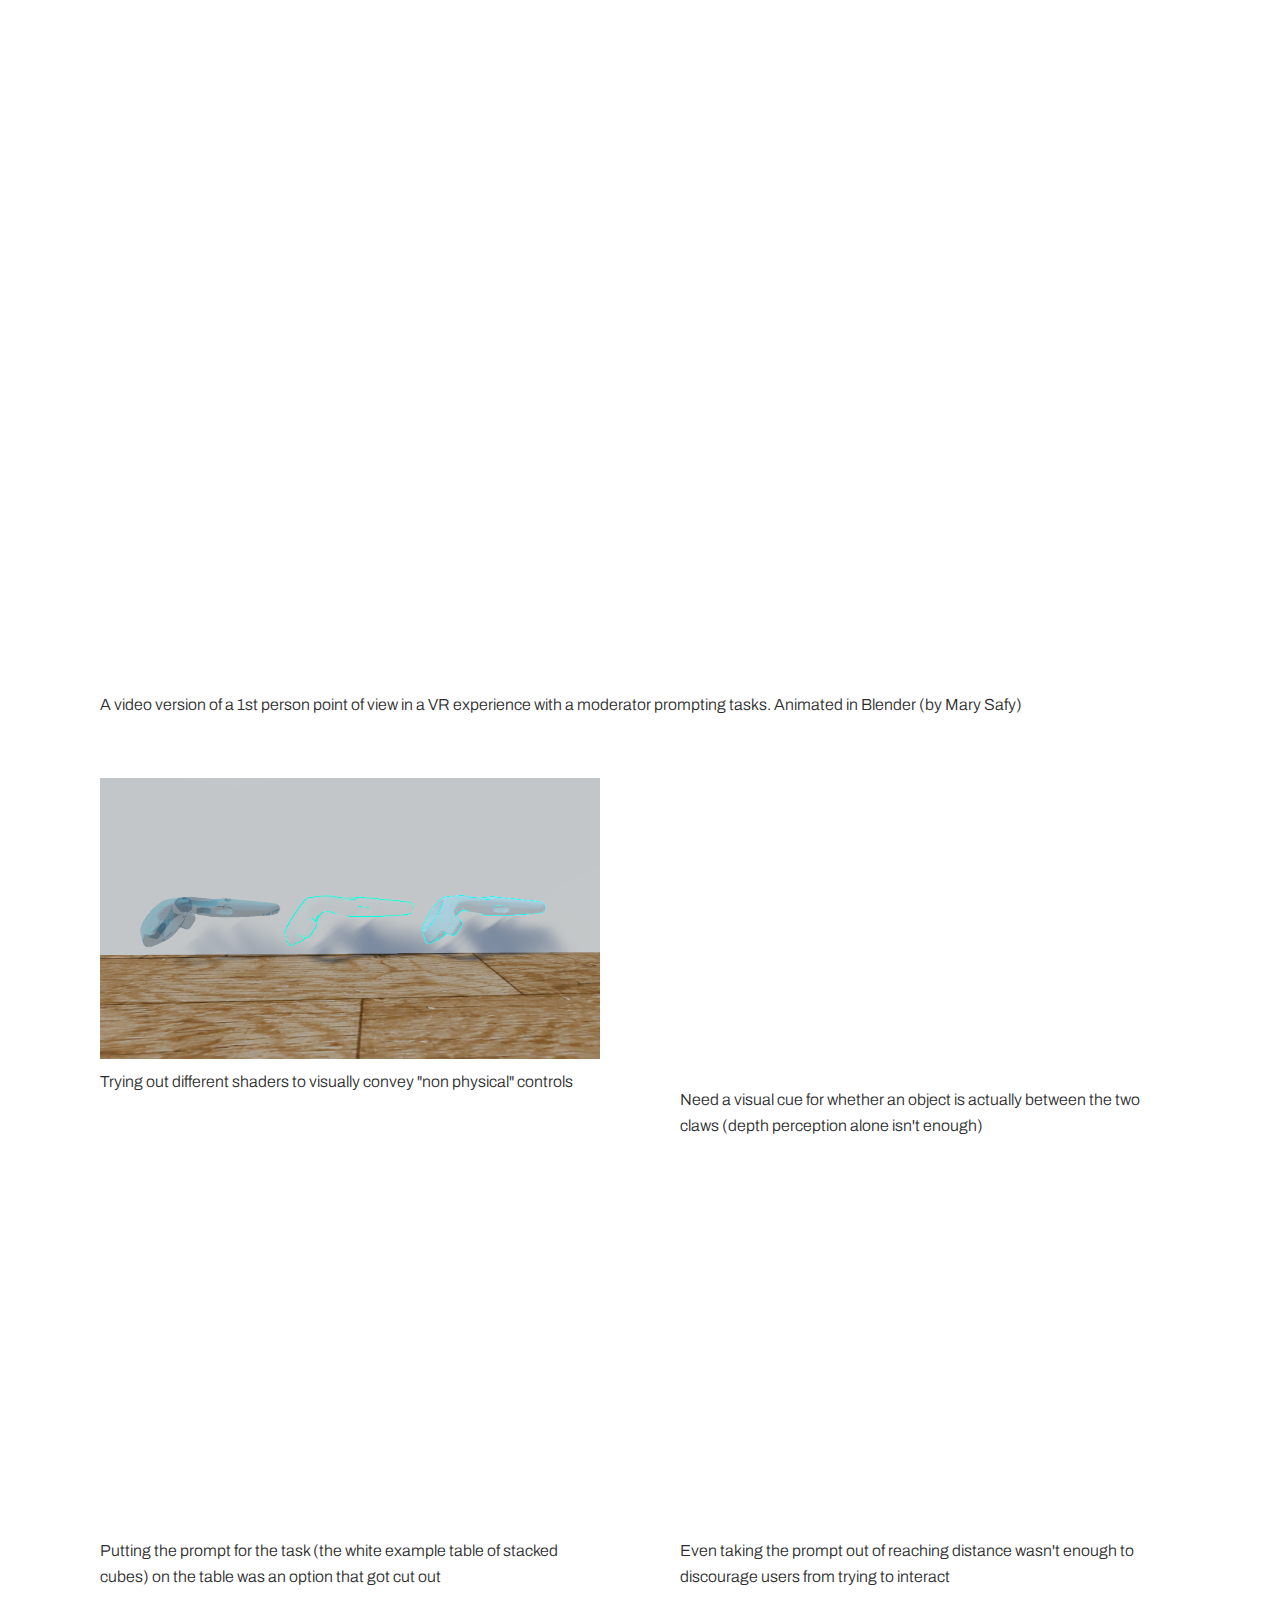
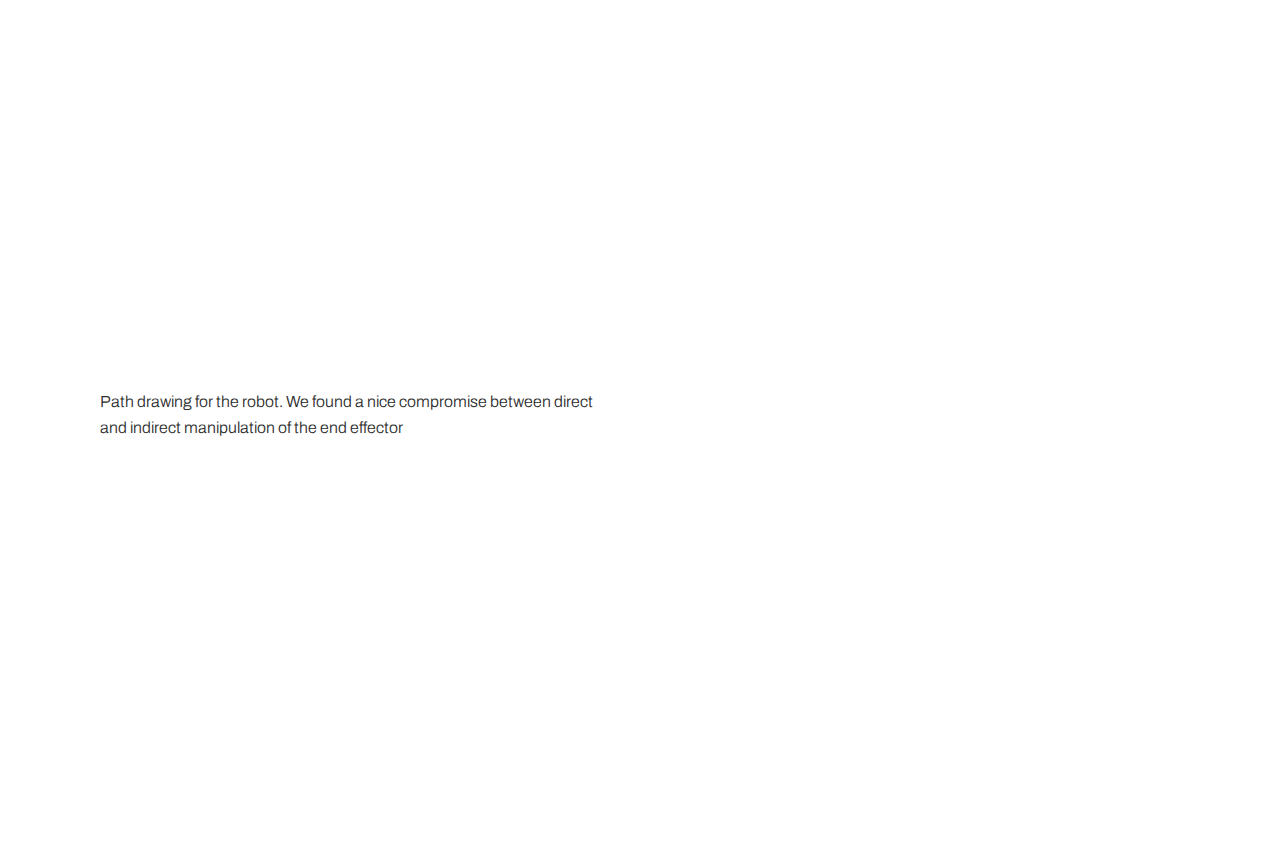
<file: pages/vrTeleop/index.html>
<!DOCTYPE html>
<html class="no-js" lang="en-US">
<head>

<!-- DEFAULT META TAGS -->
<meta charset="utf-8">
<meta name="viewport" content="width=device-width, initial-scale=1.0, maximum-scale=1.0, user-scalable=0" />
<meta http-equiv="Content-Type" content="text/html; charset=UTF-8" />
<title>Marisa Lu</title>
<!-- DEFAULT META TAGS -->

<!-- FONTS -->
<link href='http://fonts.googleapis.com/css?family=Righteous&subset=latin,latin-ext' rel='stylesheet' type='text/css'>
<link href="https://fonts.googleapis.com/css2?family=Archivo:wght@400;700&display=swap" rel="stylesheet">

<!-- CSS -->
<link rel="stylesheet" id="default-style-css"  href="../../scripts/css/style.css" type="text/css" media="all" />
<link rel="stylesheet" id="mqueries-style-css"  href="../../scripts/css/mqueries.css" type="text/css" media="all" />
<link rel="stylesheet"  href="../../scripts/css/buttonburst.css" type="text/css" media="all" />
<!-- CSS -->

</head>

<body>
<!-- PAGE CONTENT -->
<div id="page-content">

    <div class="site-container">
        <!-- HEADER -->
        <header id="header" class="header-transparent">        
            <div class="header-inner clearfix">
                <div id="logo" class="left-float">
                    <a id="dark-logo" class="logotype" href="../../index.html">LU/MAR/</a>                  
                </div>
                <div id="menu" class="right-float clearfix">
                    <a href="#" class="open-nav"><span class="hamburger"></span></a>
                
                    <nav id="main-nav">
                        <ul>
                            <li class="current-menu-item"><a href="../../index.html">Design</a>
                                <ul class="submenu">
                                    <li><p style="text-align:left;color:white; font-family: 'quicksand', Arial, sans-serif;font-size: 0.8em;">Design 'folio of fully documented projects</p></li>
                                </ul>
                            </li>
                            <li><a href="../art/index.html">Art</a>
                                <ul class="submenu">
                                    <li><p style="text-align:left; color:white; font-family: 'quicksand', Arial, sans-serif;font-size: 0.8em;">Exhibition pieces, illustration, + sketchbooks</p></li>
                                </ul>
                            </li>
                            <li><a href="https://github.com/MohahaMarisa" target="_blank">Computation</a>
                                <ul class="submenu">
                                    <li><p style="text-align:left; color:white; font-family: 'quicksand', Arial, sans-serif;font-size: 0.8em;">My idea incubator, coded brainbarf, + technical skills</p></li>
                                </ul>
                            </li>
                            <li><a href="../me/index.html">Me</a></a></li>
                            <li><a href="../../LuMarisaResume.pdf" target="_blank">Resume</a></li>
                        </ul>
                    </nav>
                </div> 
            </div> <!-- END .header-inner -->
        </header>
        <!-- HEADER -->   
        
    <!-- HERO  -->
    <section id="hero" class="hero-half">
        <div class="page-title">
            <h1>VR ROBOT<br>TELEOPERATION</h1>
<!--             <h6 class="alttitle">Controlling robot movement<br>for demonstration learning<br></h6> -->
        </div>
        <img src="environment.gif" style="height:100%; position:relative; z-index:-10; left:8%"/>
    </section>
    <!-- HERO -->
            
    <!-- PAGEBODY -->
    <section id="page-body">
        
        <div class="wrapper">
            <div class="column-section clearfix">
                <div class="column one-fifth">
                    <h6><strong>Collaborators</strong></h6>
                    <p><a href="https://r-pad.github.io">Robotics (RPAD) Lab</a><br>Lucas Ochoa<br>Tiffany Chen<br>Mary Safy<br>2 others</p>
                </div>
                <div class="column three-fifth">
                    <h6><strong>Project Space</strong></h6>
                    <p>2019: Our client was the Robots Perceiving and Doing Lab at Carnegie Mellon University. Their long term goal was to investigate the technologies (models, algorithms, interfaces) that would go towards a future where people could teach robots various tasks. Our short term goal in this project was to design and build a virtual reality (VR) environment where users control a remote robot to demonstrate how a task should be done. The interface would capture the "demonstration" data for later learnings.</p>
                </div>
                <div class="column one-fifth last-col">
                    <h6><strong>My Role</strong></h6>
                    <p>Designer<br>Developer</p>
                </div>
            </div> <!-- END .column-section -->
        </div> <!-- END .wrapper -->
        
        <div class="spacer spacer-medium"></div>
        <div class="horizontal-inner wrapper">
            <div class="column-section clearfix">
                <div class="column one-fifth">
                    <h5><strong>The App</strong></h5>
                </div>
                <div class="column four-fifth last-col">
                    <p>Tiffany and I coded out the Unity + websocket app for the Vive headset that interfaced with the lab's robot operating system. A Kinect (3D depth camera) above the physical robot station streamed a live point-cloud to the headset</p> 
                </div>
            </div>
            <div class = "video-wrapper">
                    <iframe src="https://player.vimeo.com/video/412515250?title=0&byline=0&portrait=0" width="100%" height="700px" frameborder="0" webkitallowfullscreen mozallowfullscreen allowfullscreen></iframe>
            </div>
        </div>
        <div class="spacer spacer-small"></div>
        <div class="horizontal-section" style="background:#f7f7f7;">
            <div class="horizontal-inner wrapper">
                
                <div class="column-section clearfix">
                    <div class="column one-fifth">
                        <h5><strong>Design Questions</strong></h5>
                    </div>
                    <div class="column four-fifth last-col">
                        <img src="questions.png" style="width:100%">
                    </div>
                </div> <!-- END .column-section -->
            </div>
        </div> <!-- END .horizontal-section -->


        <div class="horizontal-section">
            <div class="horizontal-inner wrapper">
                
                <h5><strong>Abridged Process</strong></h5>
                <div class="spacer spacer-small"></div>
                <p>Storyboards drawn on my iPad, then compiled/dicussed with team in Figma over the course of literature review</p>
                <img src="storyboard.png">
                <div class="spacer spacer-small"></div>
                <ul class="gallery gallery-col2 spaced">
                    <li class="has-animation"><img src="trajectory_control.png" alt="trajectory_control"/></a><figcaption>Position or trajectory control? How granular? How explicit? What sort of signal filtering?</figcaption></li>
                    <li class="has-animation"><img src="maquettePrecision.png" width="100%" alt=""/><figcaption>Existing softwares all have the precedent of gimbal controls for precision movement.</figcaption></li>

                    <li class="has-animation"><img src="maquettePhysicalSetup.png" alt=""/><figcaption>Sketching in VR to plan physical setup</figcaption></li>

                    <li class="has-animation"><img src="maquetteSetupIterations.png" width="100%" alt=""/><figcaption>Trying and experiencing ideas in 3D and at scale</figcaption></li>

                    <li class="has-animation"><img src="maquetteEngagement.png" style="width:100%" alt=""/></a><figcaption>Direct manipulation for control engagement</figcaption></li>

                    <li class="has-animation"><img src="maquetteIgnition.gif" width="100%" alt=""/></a><figcaption>If engaging remote control used the metaphor of car ignition...</figcaption></li>

                </ul>
<!--                 <div class="spacer spacer-small"></div> -->
                <div class = "video-wrapper">
                    <iframe src="https://player.vimeo.com/video/343900714?title=0&byline=0&portrait=0" width="100%" height="620px" frameborder="0" webkitallowfullscreen mozallowfullscreen allowfullscreen></iframe>
                    <p>A video version of a 1st person point of view in a VR experience with a moderator prompting tasks. Animated in Blender (by Mary Safy)</p>
                </div>

                <div class="spacer spacer-small"></div>

                <ul class="gallery gallery-col2 spaced">
                    <li class="has-animation"><img src="ghostShaders.PNG" width="100%" alt=""/><figcaption>Trying out different shaders to visually convey "non physical" controls</figcaption></li>

                    <li><iframe src = "https://player.vimeo.com/video/660027079?title=0&byline=0&portrait=0" width="100%" height="290px" frameborder="0" allow="autoplay; fullscreen" allowfullscreen></iframe><figcaption>Need a visual cue for whether an object is actually between the two claws (depth perception alone isn't enough)</figcaption></li>

                    <li><iframe src = "https://player.vimeo.com/video/660026409?title=0&byline=0&portrait=0" width="100%" height="290px" frameborder="0" allow="autoplay; fullscreen" allowfullscreen></iframe><figcaption>Putting the prompt for the task (the white example table of stacked cubes) on the table was an option that got cut out</figcaption></li>
                    <li><iframe src = "https://player.vimeo.com/video/660025752?title=0&byline=0&portrait=0" width="100%" height="290px" frameborder="0" allow="autoplay; fullscreen" allowfullscreen></iframe><figcaption>Even taking the prompt out of reaching distance wasn't enough to discourage users from trying to interact</figcaption></li>

                    <li><iframe src = "https://player.vimeo.com/video/412516438?title=0&byline=0&portrait=0" width="100%" height="290px" frameborder="0" allow="autoplay; fullscreen" allowfullscreen></iframe><figcaption>Path drawing for the robot. We found a nice compromise between direct and indirect manipulation of the end effector</figcaption></li>
                    <!--660026409?-->

                </ul>

                <div class="spacer spacer-medium"></div>
            </div>
        </div> <!-- END .horizontal-section -->
</div> <!-- END #page-content -->
<!-- PAGE CONTENT -->

<script src="../../scripts/js/jquery-2.1.4.min.js"></script>
<script src = "../../scripts/js/jquery.imagesloaded.min.js"></script>
<script type="text/javascript" src="../../scripts/js/script.js"></script>
<!-- SCRIPTS -->

</body>
</html>
</file>
<file: scripts/css/mqueries.css>
/* Small screens */
@media only screen and (max-width: 1200px) {	

#page-content { min-width: 960px; }
.wrapper { width: 960px; }
.wrapper-small { width: 780px; }
.wrapper-mini { width: 400px; }

.one-half  { width: 450px; }
.one-third { width: 280px; }
.two-third { width: 620px; }
.one-fourth { width: 195px; }
.two-fourth { width: 450px; }
.three-fourth { width: 605px; }
.one-fifth { width: 144px; }
.two-fifth { width: 348px; }
.three-fifth { width: 552px; }
.four-fifth { width: 756px; }

}


/* Tablets*/
@media only screen and (max-width: 1024px) {
	
#page-content { min-width: 780px; }
.wrapper { width: 780px; }
.wrapper-small { width: 780px; }
.wrapper-mini { width: 400px; }

h1 + h1, h1 + h2, h1 + h3, h1 + h4, h1 + h5, h1 + h6,
h2 + h1, h2 + h2, h2 + h3, h2 + h4, h1 + h5, h2 + h6,
h3 + h1, h3 + h2, h3 + h3, h3 + h4, h3 + h5, h3 + h6,
h4 + h1, h4 + h2, h4 + h3, h4 + h4, h4 + h5, h4 + h6,
h5 + h1, h5 + h2, h5 + h3, h5 + h4, h5 + h5, h5 + h6,
h6 + h1, h6 + h2, h6 + h3, h6 + h4, h6 + h5, h6 + h6 { margin-top: 8px; }

.one-half { width: 360px; }
.one-third { width: 220px; }
.two-third { width: 500px; }
.one-fourth { width: 150px; }
.two-fourth { width: 360px; }
.three-fourth { width: 570px; }
.one-fifth { width: 108px; }
.two-fifth { width: 276px; }
.three-fifth { width: 444px; }
.four-fifth { width: 612px; }

/* blog */
#blog-single .blog-meta { width: 120px; }
#blog-single .blog-meta .meta-avatar, #blog-single .blog-meta .meta-avatar img { width: 120px; height: 120px; }
#blog-single .blog-text { width: calc(100% - 170px); }

/* pagination */
.single-pagination li a img { max-width: 200px; max-height: 200px; }


/* spacings */
#hero .page-title { padding-top: 180px;	padding-bottom: 100px; }
#blog-comments { margin-top: 100px; padding: 100px 0; }
#blog-leavecomment { margin: 100px 0; }
.masonry { width: calc(100% + 100px); }
.masonry .masonry-item { margin-right: 100px; }
#portfolio-grid.masonry { width: calc(100% + 50px); margin-bottom: -50px; }
#portfolio-grid.masonry .masonry-item { margin-right: 50px; margin-bottom: 50px; }
.horizontal-section .horizontal-inner { padding: 100px 0; }
.single-pagination { margin: 100px 0 !important; }
.spacer.spacer-mini { height: 20px; }
.spacer.spacer-small { height: 40px; }
.spacer.spacer-medium { height: 100px; }
.spacer.spacer-big { height: 140px; }
footer .footer-inner { padding: 100px 0; }
.gallery.spaced { width: calc(100% + 50px);  left: -25px; }
.gallery.spaced li { width: calc(100% - 50px); margin: 0 25px 50px 25px;  }
.gallery-col2.spaced li { width: calc(50% - 50px);  }
.gallery-col3.spaced li { width: calc(33.3% - 50px);  }
.gallery-col4.spaced li { width: calc(25% - 50px);  }
.gallery-col5.spaced li { width: calc(20% - 50px);  }
.gallery-col6.spaced li { width: calc(16.66% - 50px); }


/* Menu */	
header:after { position: fixed; top: 0px; left: auto; right: -300px; width: 300px; height: 100%;	transition: right 0.4s ease; background: #ffffff !important; display: block !important; }
header.nav-is-open:after { right: 0; }
nav#main-nav { visibility: visible; position: fixed; top: 150px; right: -240px; padding-right: 20px; width: 220px; height: calc(100% - 190px); overflow-y: scroll; transition: all 0.4s ease; opacity: 0; filter: alpha(opacity=0); -ms-filter:"progid:DXImageTransform.Microsoft.Alpha(Opacity=0)";	 }
header.nav-is-open #menu nav#main-nav { right: 20px; opacity: 1; filter: alpha(opacity=100); -ms-filter:"progid:DXImageTransform.Microsoft.Alpha(Opacity=100)";  }
nav#main-nav ul > li { margin: 0; display: block; position: relative; transition: none; top: 0; opacity: 1; filter: alpha(opacity=100); -ms-filter:"progid:DXImageTransform.Microsoft.Alpha(Opacity=100)"; text-align: right; }
nav#main-nav ul li > ul.submenu { position: relative; display: none; top: 0 !important; right: 0; width: 100%; padding: 0 0 20px 0; opacity: 1; filter: alpha(opacity=100); -ms-filter:"progid:DXImageTransform.Microsoft.Alpha(Opacity=100)"; visibility: visible; transition: none !important; }
nav#main-nav ul li > ul.submenu > li { margin: 0; padding: 0 !important; background: none; }
nav#main-nav ul li > ul.submenu > li a { color: #0d0d0d; }
nav#main-nav ul li > ul.submenu > li a:hover, nav#main-nav ul li > ul.submenu > li.current-menu-item > a { color: #ea4452; }

/* header color on page load */
header.header-open #menu .open-nav { display: block; }
header #logo #dark-logo { opacity: 1!important; filter: alpha(opacity=100)!important; -ms-filter:"progid:DXImageTransform.Microsoft.Alpha(Opacity=100)"!important; }
header #logo #light-logo {opacity:0!important;filter: alpha(opacity=0)!important;-ms-filter:"progid:DXImageTransform.Microsoft.Alpha(Opacity=0)"!important;}
header #logo.show-light-logo #dark-logo { opacity: 0!important; filter: alpha(opacity=0)!important; -ms-filter:"progid:DXImageTransform.Microsoft.Alpha(Opacity=0)"!important; }
header #logo.show-light-logo #dark-logo + #light-logo { opacity: 1!important; filter: alpha(opacity=100)!important; -ms-filter:"progid:DXImageTransform.Microsoft.Alpha(Opacity=100)"!important; }
header.hero-invisible #logo #dark-logo { opacity: 1!important; filter: alpha(opacity=100)!important; -ms-filter:"progid:DXImageTransform.Microsoft.Alpha(Opacity=100)"!important; }
header.hero-invisible #logo #dark-logo + #light-logo {opacity:0!important;filter: alpha(opacity=0)!important;-ms-filter:"progid:DXImageTransform.Microsoft.Alpha(Opacity=0)"!important;}
header.header-open:not(.header-transparent) + #hero, header.header-open:not(.header-transparent) + #page-body { margin-top: 0; }	
.menu-light nav#main-nav > ul > li > a { color: #0d0d0d; }
header.nav-is-open.header-transparent #menu.menu-light .open-nav .text { color: #0d0d0d; }
header.nav-is-open.header-transparent #menu.menu-light .open-nav .hamburger:before { background-color: #0d0d0d; }
header.nav-is-open.header-transparent #menu.menu-light .open-nav .hamburger:after { background-color: #0d0d0d; }
header.nav-is-open.header-transparent #menu.menu-light .open-nav .hamburger:before { background-color: #0d0d0d; }
header.nav-is-open.header-transparent #menu.menu-light .open-nav .hamburger:after { background-color: #0d0d0d; }

}


/* Smartphones*/
@media only screen and (max-width: 781px) {
	
#page-content { min-width: calc(100% - 80px); }	
.wrapper { width: calc(100% - 80px); }
.wrapper-small { width: calc(100% - 80px); }

.column-section { margin-top: 60px; }
.column { margin-right: 0; width: 100% !important; margin-top: 60px;  }
div .column:first-child { margin-top: 0;  }

/* blog */
.blog-masonry-entry .blog-media + .blog-content { padding: 0 20px; }
#blog-single .blog-meta { width: 100%; float: none; text-align: center; }
#blog-single .blog-meta .meta-avatar, #blog-single .blog-meta .meta-avatar img { width: 120px; height: 120px; display: inline-block; }
#blog-single .blog-meta .meta-author, #blog-single .blog-meta .meta-category { margin-bottom: 5px; }
#blog-single .blog-meta .meta-author span, #blog-single .blog-meta .meta-category span { display: inline-block; }
#blog-single .blog-text { width: 100%; float: none; margin-top: 60px; }
#blog-comments .comment .children { margin-left: 20px; }
#blog-comments .user { width: 40px; }
#blog-comments .comment-content { margin-left: 60px; }
#blog-leavecomment form .form-row { margin-right: 0px; width: 100%; float: none; margin-top: 40px; }
#blog-leavecomment form .form-row:first-child { margin-top: 0px; }

/* pagination */
.single-pagination li { float: none !important; text-align: left; width: 100% !important; position: relative !important; top: inherit !important; left: inherit !important; -webkit-transform: none !important; -moz-transform: none !important; -ms-transform: none !important; -o-transform: none !important; transform: none !important; }
.single-pagination li.prev { text-align: center; }	
.single-pagination li.prev span { text-align: right; }	
.single-pagination li.next { text-align: center; }	
.single-pagination li.next span { text-align: left; }	
.single-pagination li.backtoworks { margin: 30px 0; }	
.single-pagination li a img { max-width: 220px; max-height: 220px; width: 100%; }

/* spacings */
blockquote { margin: 40px; }
#hero.hero-full .page-title.vbottom, #hero.hero-big .page-title.vbottom, #hero.hero-half .page-title.vbottom { bottom: 40px; }
#hero.hero-full .page-title.vtop, #hero.hero-big .page-title.vtop, #hero.hero-half .page-title.vtop { top: 40px; }
#menu .open-filter, #menu .open-share { bottom: -50px; }
.spacer.spacer-mini { height: 20px; }
.spacer.spacer-small { height: 40px; }
.spacer.spacer-medium { height: 80px; }
.spacer.spacer-big { height: 100px; }
.masonry { width: calc(100% + 40px); margin-bottom: -60px; }
.masonry .masonry-item { margin-right: 40px; margin-bottom: 60px; }
#portfolio-grid.masonry { width: calc(100% + 40px); margin-bottom: -40px; }
#portfolio-grid.masonry .masonry-item { margin-right: 40px; margin-bottom: 40px; }

/* header (logo menu) relayout*/
header .header-inner { margin-top: 30px; margin-bottom: 30px; }

header #logo { height: 30px;	 }
.open-nav { height: 30px; }
.open-nav .text { line-height: 30px;	 }
nav#main-nav ul li > a { line-height: 30px; }

#page-body { padding-top: 90px; }
#header-filter, #header-share { top: -90px;	 min-height: 90px; }
nav#main-nav { top: 90px !important; height: calc(100% - 110px); }

}


@media only screen and (max-width: 500px) {
	
#page-content { min-width: calc(100% - 40px); }	
.wrapper { width: calc(100% - 40px); }
.wrapper-small { width: calc(100% - 40px); }
.wrapper-mini { width: calc(100% - 40px); }

header .header-inner { padding: 0px 20px; }
header .header-inner.wrapper { padding: 0; }
header.nav-is-open #menu nav#main-nav { right: 0px; }
header:after { right: -100%; width: 100%; }
header.nav-is-open #logo #dark-logo, header.nav-is-open #logo.show-light-logo #dark-logo { opacity: 1 !important; filter: alpha(opacity=100) !important; -ms-filter:"progid:DXImageTransform.Microsoft.Alpha(Opacity=100)" !important; }
header.nav-is-open #logo #light-logo, header.nav-is-open #logo.show-light-logo #light-logo, header.nav-is-open  #logo.show-light-logo #dark-logo + #light-logo { opacity:0 !important; filter: alpha(opacity=0) !important; -ms-filter:"progid:DXImageTransform.Microsoft.Alpha(Opacity=0)" !important; }

#header-filter .filter-inner, #header-share .share-inner { left: 10px; width: calc(100% - 20px);}
.wrapper #header-filter .filter-inner, .wrapper #header-share .share-inner { left: 10px; width: calc(100% - 20px); margin-left: 0; }
ul.filter { padding: 0 20px; }
ul.filter li { padding: 0 6px; }
#header-filter .title-filter { display: none; }	
#header-filter .title-filter + ul.filter { margin-top: 0px; }

#hero .page-title:not(.wrapper) { width: calc(100% - 40px); padding-left: 20px; padding-right: 20px; }
#hero.hero-full .page-title, #hero.hero-big .page-title, #hero.hero-half .page-title { left: 0px; }
#hero.hero-full .page-title.hright, #hero.hero-big .page-title.hright, #hero.hero-half .page-title.hright { right: 20px; }
#hero.hero-full .page-title.vbottom, #hero.hero-big .page-title.vbottom, #hero.hero-half .page-title.vbottom { bottom: 20px; }
#hero.hero-full .page-title.vtop, #hero.hero-big .page-title.vtop, #hero.hero-half .page-title.vtop { top: 20px; }

.open-nav .text { display: none; }

.single-pagination li a img { max-width: 180px; max-height: 180px; width: 100%; }

.gallery { width: 100% !important; left: -0 !important; }
.gallery.spaced li { width: 100% !important; margin: 0 0 40px 0 !important; }

}
</file>
<file: live/style.css>
html, body {
  margin: 0;
  padding: 0;
  font-family: 'Righteous', cursive;
}

.centered {
  position: fixed;
  top: 50%;
  left: 50%;
  margin-top: -50px;
  margin-left: -100px;
  z-index:2147483647;
}
/*p{
	font-family: 'Righteous', cursive;
}*/
#container { 
    position:absolute;
    top:0;
    left:0;
    width:100%;
    height:100%;
    z-index:-1;
}
</file>
<file: scripts/css/buttonburst.css>
/*by alex zaworski*/
/*$button-width:150px;
$button-height:65px;
$button-color:lighten(crimson,5%);
$button-font-size: 1.9em;

$frill-vert-space:45px; //vertical spacing between frills
$frill-horizontal-offset:14px; //initial offset
$frill-distance:80px; //distance moved by frills
$frill-stagger: 15px; //distance between center and edge frills

$frill-rotation:34deg;
$frill-height:8px;
$frill-width: 38px;

$speed:0.38s;
$timing-function:ease-out;*/

.buttonbutton {
  background: #9ED2C6;
  border-radius: 15px;
  float:left;
  color: white;
  cursor: pointer;
  font-family: Righteous;
  font-size: 1em;
  height: 50px;
  line-height: 50px;
  text-align: center;
  width: 135px;
}
.buttonbutton:hover {
  background: #8dc4b7;
}
.buttonbutton:active {
  -webkit-box-shadow: inset 0px 2px 8px -1px #7eaaa9;
          box-shadow: inset 0px 2px 8px -1px #7eaaa9;
}

.fancy-button {
  margin: auto;
  position: relative;
}

.frills, .frills:after, .frills:before {
  position: absolute;
  background: #8dc4b7;
  border-radius: 4px;
  height: 8px;
}

.frills:after, .frills:before {
  content: "";
  display: inline-block;
}

.frills:before {
  bottom: 45px;
}

.frills:after {
  top: 45px;
}

.left-frills {
  right: 164px;
  top: 28.5px;
}
.hover .left-frills {
  -webkit-animation: move-left 0.38s ease-out, width-to-zero 0.38s ease-out;
          animation: move-left 0.38s ease-out, width-to-zero 0.38s ease-out;
}
.left-frills:before, .left-frills:after {
  left: 15px;
}
.hover .left-frills:before {
  -webkit-animation: width-to-zero 0.38s ease-out, move-up 0.38s ease-out;
          animation: width-to-zero 0.38s ease-out, move-up 0.38s ease-out;
}
.hover .left-frills:after {
  -webkit-animation: width-to-zero 0.38s ease-out, move-down 0.38s ease-out;
          animation: width-to-zero 0.38s ease-out, move-down 0.38s ease-out;
}

.right-frills {
  left: 164px;
  top: 28.5px;
}
.hover .right-frills {
  -webkit-animation: move-right 0.38s ease-out, width-to-zero 0.38s ease-out;
          animation: move-right 0.38s ease-out, width-to-zero 0.38s ease-out;
}
.right-frills:before, .right-frills:after {
  right: 15px;
}
.hover .right-frills:before {
  -webkit-animation: width-to-zero 0.38s ease-out, move-up 0.38s ease-out;
          animation: width-to-zero 0.38s ease-out, move-up 0.38s ease-out;
}
.hover .right-frills:after {
  -webkit-animation: width-to-zero 0.38s ease-out, move-down 0.38s ease-out;
          animation: width-to-zero 0.38s ease-out, move-down 0.38s ease-out;
}

.left-frills:before, .right-frills:after {
  -webkit-transform: rotate(34deg);
          transform: rotate(34deg);
}

.left-frills:after, .right-frills:before {
  -webkit-transform: rotate(-34deg);
          transform: rotate(-34deg);
}

@-webkit-keyframes move-left {
  0% {
    -webkit-transform: none;
            transform: none;
  }
  65% {
    -webkit-transform: translateX(-80px);
            transform: translateX(-80px);
  }
  100% {
    -webkit-transform: translateX(-80px);
            transform: translateX(-80px);
  }
}

@keyframes move-left {
  0% {
    -webkit-transform: none;
            transform: none;
  }
  65% {
    -webkit-transform: translateX(-80px);
            transform: translateX(-80px);
  }
  100% {
    -webkit-transform: translateX(-80px);
            transform: translateX(-80px);
  }
}
@-webkit-keyframes move-right {
  0% {
    -webkit-transform: none;
            transform: none;
  }
  65% {
    -webkit-transform: translateX(80px);
            transform: translateX(80px);
  }
  100% {
    -webkit-transform: translateX(80px);
            transform: translateX(80px);
  }
}
@keyframes move-right {
  0% {
    -webkit-transform: none;
            transform: none;
  }
  65% {
    -webkit-transform: translateX(80px);
            transform: translateX(80px);
  }
  100% {
    -webkit-transform: translateX(80px);
            transform: translateX(80px);
  }
}
@-webkit-keyframes width-to-zero {
  0% {
    width: 38px;
  }
  100% {
    width: 8px;
  }
}
@keyframes width-to-zero {
  0% {
    width: 38px;
  }
  100% {
    width: 8px;
  }
}
@-webkit-keyframes move-up {
  100% {
    bottom: 69.75px;
  }
}
@keyframes move-up {
  100% {
    bottom: 69.75px;
  }
}
@-webkit-keyframes move-down {
  100% {
    top: 69.75px;
  }
}
@keyframes move-down {
  100% {
    top: 69.75px;
  }
}
/*<div class="fancy-button">
  <div class="left-frills frills"></div>
  <div class="button">Ta Da!</div>
  <div class="right-frills frills"></div>
</div>*/
</file>
<file: scripts/css/style.css>
/*=================================*/
/*  Table of Contents

/*  - Reset & Clearfix Styles
/*  - Main Styles
/*General elements
/*typeeffects
/*header/menyu/nav/portfolio
/*  	- type effect
/*		- the scroll bounce arrow
/*      - Titles
/*		- Column Grids / Spacer
/*		- Horizontal
/*	    - HERO / PAGETITLE
/*      - Navigation Styles
/*      - Projects Feed - Grid look from MIT MEDia labs and LEvent Usta! Microinteractions from me
/*  - Structure
/*  - Grid
/*  - Footer Styles
/*  - Media Queries
/*=================================*/
/* Reset & Clearfix Styles
/*=================================*/

html, body, div, span, applet, object, iframe, 
h1, h2, h3, h4, h5, h6, p, blockquote, pre, a, 
abbr, acronym, address, big, cite, code, del, 
dfn, em, img, ins, kbd, q, s, samp, small, 
strike, strong, sub, sup, tt, var, b, u, i, dl, dt, dd, ol, ul, li, fieldset, form, 
label, legend, table, caption, tbody, tfoot, 
thead, tr, th, td { 
	margin: 0; padding: 0; border: 0; 
	outline: 0; font-size: 100%; 
	vertical-align: baseline; 
	background: transparent; } 

body { line-height: 1; } 
ol, ul { list-style: none; } 
blockquote, q { quotes: none; } 
blockquote:before, 
blockquote:after, 
q:before, 
q:after { content: ''; content: none; } :focus { outline: 0; } ins { text-decoration: none; } del { text-decoration: line-through; } table { border-collapse: collapse; border-spacing: 0; }

.cf:before, .cf:after { content: " "; display: table; } .cf:after { clear: both; }

figcaption {
	margin: 10px 0px;
}
/*=================================*/
/* Main Styles
/*=================================*/
@font-face {
    font-family: PROTOTYPE;
    src: url(../../fonts/Prototype.ttf);
}
/*---------------------------------------------- 
2. GENERAL ELEMENTS
------------------------------------------------*/
#page-content {
	overflow: hidden;
	margin: 0;
	min-width: 1080px;
	}
	
#page-body {
	padding-top: 100px;					
	}
	#page-body.nopadding { padding: 0; }

.wrapper {
	width: 1080px;
	margin: 0 auto;
}
	.wrapper-small { width: 780px;	margin: 0 auto; }
	.wrapper-mini { width: 400px;	margin: 0 auto; }
	.wrapper:after, .wrapper-small:after, .wrapper-mini:after  { content: ""; display: block; clear: both; visibility: hidden; font-size: 0;  height: 0; }

.left-float { 
	float: left; 
}
	
.right-float { 
	float: right; 
}
	
.align-center {
	text-align: center;
}
	
.align-right {
	text-align: right;
}
	
.text-light {
	color: #ffffff;
}

.colored {
	color: #90D4C5;
}
/*==============PAGE LOADER START===================*/

body.loading-end .pace { opacity:0!important;filter:alpha(opacity=0)!important;-ms-filter:"progid:DXImageTransform.Microsoft.Alpha(Opacity=0)"!important; }


/*==============TYPE EFFECT YASSSS ===================*/
.typed-cursor{
            opacity: 0;
            font-weight: normal;
            -webkit-animation: blink 0.8s 6;
            -moz-animation: blink 0.8s 6;
            -ms-animation: blink 0.8s 6;
            -o-animation: blink 0.8s 6;
            animation: blink 0.8s 6;
        }
        @-keyframes blink{
            0% { opacity:0; }
            50% { opacity:1; }
            100% { opacity:0; }
        }
        @-webkit-keyframes blink{
            0% { opacity:0; }
            50% { opacity:1; }
            100% { opacity:0; }
        }
        @-moz-keyframes blink{
            0% { opacity:0; }
            50% { opacity:1; }
            100% { opacity:0; }
        }
        @-ms-keyframes blink{
            0% { opacity:0; }
            50% { opacity:1; }
            100% { opacity:0; }
        }
        @-o-keyframes blink{
            0% { opacity:0; }
            50% { opacity:1; }
            100% { opacity:0; }
}
/*===============the scroll bounce arrow==================*/

#scrollArrow a:hover {
    opacity: .5;
}
#scrollArrow a span {
    position: absolute;
    left: 50%;
    bottom: 20px;
    width: 20px;
    height: 20px;
    margin-left: -12px;
    border-left: 3px solid #000000;
    border-bottom: 3px solid #000000;
    -webkit-transform: rotate(-45deg);
    transform: rotate(-45deg);
    -webkit-animation: sdb04 2s infinite;
    animation: sdb04 2s infinite;
    box-sizing: border-box;
}
@-webkit-keyframes sdb04 {
    0% {-webkit-transform: rotate(-45deg) translate(0, 0);}
    20% {-webkit-transform: rotate(-45deg) translate(-8px, 8px);}
    40% {-webkit-transform: rotate(-45deg) translate(0, 0);}
}
@keyframes sdb04 {
    0% {transform: rotate(-45deg) translate(0, 0);}
    20% {transform: rotate(-45deg) translate(-8px, 8px);}
    40% {transform: rotate(-45deg) translate(0, 0);}
}
/*==============header Stuff start ===================*/
/*---------------------------------------------- 
3. HEADER
------------------------------------------------*/
header {
	position: fixed;
	font-family: PROTOTYPE,helvetica,sans-serif;
    font-size: 18px;
	letter-spacing: 2px;
	top: 0;
	left: 0;
	width: 100%;
	height: 0px;
	z-index: 10;
}	
header.non-fixed {	position: absolute; }	
	
header .header-inner { padding: 0px 30px; height: 0; margin-top: 40px; margin-bottom: 60px; }
header .header-inner.wrapper { padding: 0; }

/* header background (white bar when nav is open)*/
header:after {
	content:"";
	background: #ffffff;
	position: absolute;
	top: -150px;									
	left: 0;	
	width: 100%;
	height: 150px;								
	transition: top 0.3s ease;
	z-index: 9;
	}
	header.nav-is-open:after { top: 0; }
	header.header-transparent:after { background: transparent; display: none; }
		
header #logo {
	max-width: 100%;
	height: 30px;								
	position: relative;
	z-index: 10;
	letter-spacing: 0.3em;
}

header #logo #dark-logo + #light-logo {
	position: absolute;
	top: 0;
	left: 0;
	height: 100%;
	opacity: 0; filter: alpha(opacity=0); -ms-filter:"progid:DXImageTransform.Microsoft.Alpha(Opacity=0)";
}


/* switching logos */
header #logo .logotype { transition: opacity 0.3s ease; }
header.nav-is-open #logo #dark-logo { opacity: 1; filter: alpha(opacity=100); -ms-filter:"progid:DXImageTransform.Microsoft.Alpha(Opacity=100)"; }
header.nav-is-open #logo #light-logo {opacity:0;filter: alpha(opacity=0);-ms-filter:"progid:DXImageTransform.Microsoft.Alpha(Opacity=0)";}
header #logo.show-light-logo #dark-logo { opacity: 0; filter: alpha(opacity=0); -ms-filter:"progid:DXImageTransform.Microsoft.Alpha(Opacity=0)"; }
header #logo.show-light-logo #dark-logo + #light-logo { opacity: 1; filter: alpha(opacity=100); -ms-filter:"progid:DXImageTransform.Microsoft.Alpha(Opacity=100)"; }

.header-transparent #logo #dark-logo { opacity: 1; filter: alpha(opacity=100); -ms-filter:"progid:DXImageTransform.Microsoft.Alpha(Opacity=100)"; }
.header-transparent #logo #light-logo { opacity: 0; filter: alpha(opacity=0); -ms-filter:"progid:DXImageTransform.Microsoft.Alpha(Opacity=0)"; }
.header-transparent #logo.show-light-logo #dark-logo { opacity: 0; filter: alpha(opacity=0); -ms-filter:"progid:DXImageTransform.Microsoft.Alpha(Opacity=0)"; }
.header-transparent #logo.show-light-logo #dark-logo + #light-logo { opacity: 1; filter: alpha(opacity=100); -ms-filter:"progid:DXImageTransform.Microsoft.Alpha(Opacity=100)"; }

header.hero-invisible #logo #dark-logo { opacity: 1!important; filter: alpha(opacity=100)!important; -ms-filter:"progid:DXImageTransform.Microsoft.Alpha(Opacity=100)"!important; }
header.hero-invisible #logo #light-logo {opacity:0!important;filter: alpha(opacity=0)!important;-ms-filter:"progid:DXImageTransform.Microsoft.Alpha(Opacity=0)"!important;}


/* header-open on page load */
header.header-open:after { top: 0; }
header.header-open:not(.header-transparent) #logo #dark-logo, header.nav-is-open:not(.header-transparent) #logo #dark-logo{opacity:1!important;filter:alpha(opacity=100)!important;-ms-filter:"progid:DXImageTransform.Microsoft.Alpha(Opacity=100)"!important;}
header.header-open:not(.header-transparent) #logo #light-logo, header.nav-is-open:not(.header-transparent) #logo #light-logo{opacity:0!important;filter: alpha(opacity=0)!important;-ms-filter:"progid:DXImageTransform.Microsoft.Alpha(Opacity=0)"!important;}

header.header-open:not(.header-transparent) + #hero, header.header-open:not(.header-transparent) + #page-body { 
	margin-top: 140px; 						
}
/*---------------------------------------------- 
5. MENU / NAV
------------------------------------------------*/
#menu {
	position: relative;
	z-index: 10;
}
	
.open-nav {
	display: block;
	height: 30px;										
	float: right;
	position: relative;
	z-index: 10;
	margin-left: 20px;
	}

.open-nav .hamburger {
 	display: inline-block;
	width: 22px;
	height: 2px;
	background-color: #0d0d0d;
	position: relative;
	top: -3px;
	transition: background 0.4s ease;
	}
	
.open-nav .hamburger:before, .open-nav .hamburger:after {
  	content: '';
  	width: 100%;
  	height: 100%;
  	position: absolute;
  	background-color: #0d0d0d;
  	right: 0;
  	-webkit-transform: translateZ(0);
  	-moz-transform: translateZ(0);
  	-ms-transform: translateZ(0);
  	-o-transform: translateZ(0);
  	transform: translateZ(0);
  	-webkit-backface-visibility: hidden;
  	backface-visibility: hidden;
  	transition: transform 0.4s, background 0.4s ease, right .2s ease;
	-webkit-transition: -webkit-transform 0.4s ease, background 0.4s, right .2s ease;
    -moz-transition: -moz-transform 0.4s, background 0.4s ease, right .2s ease;
    -o-transition: -o-transform 0.4s, background 0.4s ease, right .2s ease;
    -ms-transition: -ms-transform 0.4s, background 0.4s ease, right .2s ease;
	}
	
.open-nav .hamburger:before {
	right: 2px;	
  	-webkit-transform: translateY(-6px) rotate(0deg);
  	-moz-transform: translateY(-6px) rotate(0deg);
  	-ms-transform: translateY(-6px) rotate(0deg);
  	-o-transform: translateY(-6px) rotate(0deg);
  	transform: translateY(-6px) rotate(0deg);
	}
.open-nav .hamburger:after {
	right: 5px;	
  	-webkit-transform: translateY(6px) rotate(0deg);
  	-moz-transform: translateY(6px) rotate(0deg);
  	-ms-transform: translateY(6px) rotate(0deg);
  	-o-transform: translateY(6px) rotate(0deg);
  	transform: translateY(6px) rotate(0deg);
	}
	
.open-nav:hover .hamburger:before, .open-nav:hover .hamburger:after { 
	right: 0px;
 	}

.open-nav .text {
	width: 65px;
	text-align: right;
	display: inline-block;
	font-family: PROTOTYPE, helvetica,sans-serif;;
	font-weight: 700;
	font-size: 14px;
	line-height: 30px;										
	text-transform: uppercase;
	color: #0d0d0d;
	letter-spacing: 0.12em;
	transition: width 0.4s ease, opacity 0.2s ease 0.3s, color 0.4s;
}
	
	
/* open nav state */	
header.nav-is-open #menu .open-nav .hamburger {
  	background-color: transparent;
	transition: background 0.1s ease;
}
header.nav-is-open #menu .open-nav .hamburger:before {
	width:70%;
	right: 0px;	
	-webkit-transform: translateY(0) rotate(45deg);
	-moz-transform: translateY(0) rotate(45deg);
	-ms-transform: translateY(0) rotate(45deg);
	-o-transform: translateY(0) rotate(45deg);
	transform: translateY(0) rotate(45deg);
  	background-color: #0d0d0d;
}
header.nav-is-open #menu .open-nav .hamburger:after {
	width:70%;
	right: 0px;
	-webkit-transform: translateY(0) rotate(-45deg);
	-moz-transform: translateY(0) rotate(-45deg);
	-ms-transform: translateY(0) rotate(-45deg);
	-o-transform: translateY(0) rotate(-45deg);
	transform: translateY(0) rotate(-45deg);
  	background-color: #0d0d0d;
}

header.nav-is-open #menu .open-nav .text {
	transition: width 0.4s ease, opacity 0.2s ease;
  	width: 0px;
	opacity: 0; filter: alpha(opacity=0); -ms-filter:"progid:DXImageTransform.Microsoft.Alpha(Opacity=0)";
	}
	


nav#main-nav {
	float: left;
	visibility: hidden;
	}
	header.nav-is-open #menu nav#main-nav { visibility: visible; }
	
nav#main-nav ul {
	list-style: none;
	text-align: center;
	margin: 0 auto;
	position: relative;
	z-index: 10;
	}

nav#main-nav ul > li {
	margin: 0 0 0 20px;
	padding: 0;
	display: inline-block;
	position: relative;
	transition: top 0.3s ease 0.4s, opacity 0.3s ease;
	top: -5px;
	opacity: 0; filter: alpha(opacity=0); -ms-filter:"progid:DXImageTransform.Microsoft.Alpha(Opacity=0)";
	}
	nav#main-nav ul > li:first-child { margin: 0; }
	header.nav-is-open #menu nav#main-nav ul > li:nth-child(2n) { transition: top 0.3s ease 0.5s, opacity 0.3s ease 0.5s; }
	header.nav-is-open #menu nav#main-nav ul > li:nth-child(3n) { transition: top 0.3s ease 0.6s, opacity 0.3s ease 0.6s; }
	header.nav-is-open #menu nav#main-nav ul > li:nth-child(4n) { transition: top 0.3s ease 0.7s, opacity 0.3s ease 0.7s; }
	header.nav-is-open #menu nav#main-nav ul > li:nth-child(5n) { transition: top 0.3s ease 0.8s, opacity 0.3s ease 0.8s; }
	header.nav-is-open #menu nav#main-nav ul > li:nth-child(6n) { transition: top 0.3s ease 0.9s, opacity 0.3s ease 0.9s; }
	header.nav-is-open #menu nav#main-nav ul > li:nth-child(7n) { transition: top 0.3s ease 1.0s, opacity 0.3s ease 1.0s; }
	header.nav-is-open #menu nav#main-nav ul > li:nth-child(8n) { transition: top 0.3s ease 1.1s, opacity 0.3s ease 1.1s; }
	header.nav-is-open #menu nav#main-nav ul > li { top: 0; opacity: 1; filter: alpha(opacity=100); -ms-filter:"progid:DXImageTransform.Microsoft.Alpha(Opacity=100)"; transition: top 0.3s ease 0.4s, opacity 0.3s ease 0.4s; }
	
nav#main-nav ul li > a {
	display: inline-block;
	font-family: PROTOTYPE, helvetica,sans-serif;;
	font-weight: 700;
	font-size: 14px;
	line-height: 30px;										
	text-transform: uppercase;
	color: #0d0d0d;
	letter-spacing: 0.12em;
	transition: all 100ms ease;
	}
	nav#main-nav > ul > li:hover > a, nav#main-nav > ul > li.current-menu-item > a { color: #90D4C5 !important; }

/* submenu */
nav#main-nav ul li > ul.submenu {
	position: absolute;
	top: 20px;
	right: -20px;
	width: 240px;
	padding-top: 20px;
	opacity: 0; filter: alpha(opacity=0); -ms-filter:"progid:DXImageTransform.Microsoft.Alpha(Opacity=0)";
	visibility: hidden;
	transition: all 400ms ease;
	}
	nav#main-nav ul li:hover > ul.submenu { 
	opacity: 1; filter: alpha(opacity=100); -ms-filter:"progid:DXImageTransform.Microsoft.Alpha(Opacity=100)";
	visibility: visible;
	top: 30px;
	transition: all 400ms ease;
	}
	
nav#main-nav ul li > ul.submenu > li {
	margin: 0;
	padding: 2px 20px 2px 20px;
	display: block;
	position: relative;
	text-align: right;
	background: #0d0d0d;
	}
	nav#main-nav ul li > ul.submenu > li:first-child { padding-top: 15px; }
	nav#main-nav ul li > ul.submenu > li:last-child { padding-bottom: 15px; }
	
nav#main-nav ul li > ul.submenu > li a {
	color: #ffffff;
	font-weight: 400;
	font-size: 13px;
	line-height: 18px;
	opacity: 0.6; filter: alpha(opacity=60); -ms-filter:"progid:DXImageTransform.Microsoft.Alpha(Opacity=60)";
	}
	
nav#main-nav ul li > ul.submenu > li a em, nav#main-nav ul li > ul.submenu > li a i {
	font-size: 0.9em;
	text-transform: none;
	letter-spacing: 0.05em;
	}
	
nav#main-nav ul li > ul.submenu > li a:hover, nav#main-nav ul li > ul.submenu > li.current-menu-item > a {
	opacity: 1; filter: alpha(opacity=100); -ms-filter:"progid:DXImageTransform.Microsoft.Alpha(Opacity=7-100)";
	}
	
	
/* menu color switch */
header:not(.hero-invisible) .menu-light .open-nav .text { color: #ffffff; }
header:not(.hero-invisible) .menu-light .open-nav .hamburger, header:not(.hero-invisible) .menu-light .open-nav .hamburger:before, header:not(.hero-invisible) .menu-light .open-nav .hamburger:after { background-color: #ffffff; }
.menu-light nav#main-nav > ul > li > a { color: #ffffff; }	
header.nav-is-open:not(.header-transparent) .menu-light nav#main-nav > ul > li > a { color: #0d0d0d; }	
header.header-open:not(.header-transparent) .menu-light nav#main-nav > ul > li > a { color: #0d0d0d; }	

header.nav-is-open.header-transparent #menu.menu-light .open-nav .text { color: #ffffff; }
header.nav-is-open.header-transparent #menu.menu-light .open-nav .hamburger:before { background-color: #ffffff; }
header.nav-is-open.header-transparent #menu.menu-light .open-nav .hamburger:after { background-color: #ffffff; }
header.nav-is-open.header-transparent #menu.menu-light .open-nav .hamburger:before { background-color: #ffffff; }
header.nav-is-open.header-transparent #menu.menu-light .open-nav .hamburger:after { background-color: #ffffff; }

header.hero-invisible #menu .open-nav .text { color: #0d0d0d !important; }
header.hero-invisible #menu .open-nav .hamburger, header.hero-invisible #menu .open-nav .hamburger:before, header.hero-invisible #menu .open-nav .hamburger:after { background-color: #0d0d0d !important; }
header.nav-is-open #menu .open-nav .hamburger { background-color: transparent !important; }
header.hero-invisible .menu-light nav#main-nav > ul > li > a { color: #0d0d0d; }	

/* header-open on page load */
header.header-open #menu .open-nav { display: none; }
header.header-open #menu nav#main-nav { visibility: visible;}
header.header-open nav#main-nav ul > li { transition: none; top: 0px; opacity: 1; filter: alpha(opacity=100); -ms-filter:"progid:DXImageTransform.Microsoft.Alpha(Opacity=100)";	}


/*---------------------------------------------- 
8. PORTFOLIO
------------------------------------------------*/

/* portfolio wolf items hover effect */
.portfolio-wolf-item .portfolio-caption a {
	transition: all 0.3s ease 0.05s;
	display: block;
}
	
.portfolio-wolf-item .portfolio-caption a:hover, .portfolio-wolf-item .portfolio-caption.hovered a {
	-webkit-transform: translateX(-20px);
  	-moz-transform: translateX(-20px);
  	-ms-transform: translateX(-20px);
  	-o-transform: translateX(-20px);
  	transform: translateX(-20px);
}
.portfolio-wolf-item.wright .portfolio-caption a:hover, .portfolio-wolf-item.wright .portfolio-caption.hovered a {
	-webkit-transform: translateX(20px);
  	-moz-transform: translateX(20px);
  	-ms-transform: translateX(20px);
  	-o-transform: translateX(20px);
  	transform: translateX(20px);
}
	
.portfolio-wolf-item .portfolio-media a.wolf-media-link img { 
	transition: all 0.5s ease 0.05s;
}
	.portfolio-wolf-item .portfolio-media a.wolf-media-link:hover img, .portfolio-wolf-item .portfolio-media.hovered a.wolf-media-link img { 
	-webkit-transform:scale(1.05);
    -moz-transform:scale(1.05); 
    -ms-transform:scale(1.05);
    -o-transform:scale(1.05); 
     transform:scale(1.05);
}

/*---------------------------------------------- 
12. HORIZONTAL SECTIONS
------------------------------------------------*/
.horizontal-section .horizontal-inner {
	padding: 200px 0;
}
/*---------------------------------------------- 
14. COLUMNS GRID
------------------------------------------------*/
.column-section { margin-top: 60px; }
div .column-section:first-child, .spacer + .column-section { margin-top: 0px; }
	
.column { 
	float: left; 
	margin-right: 60px;
	min-height: 1px;
	}

.one-full { width: 100%; float: none; margin-right: 0; }
.one-half  { width: 510px; }
.one-third { width: 320px; }
.two-third { width: 700px; }
.one-fourth { width: 225px; }
.two-fourth { width: 510px; }
.three-fourth { width: 795px; }
.one-fifth { width: 168px; }
.two-fifth { width: 396px; }
.three-fifth { width: 624px; }
.four-fifth { width: 852px; }

.wrapper-small .one-half { width: 360px; }
.wrapper-small .one-third { width: 220px; }
.wrapper-small .two-third { width: 500px; }
.wrapper-small .one-fourth { width: 150px; }
.wrapper-small .two-fourth { width: 360px; }
.wrapper-small .three-fourth { width: 570px; }
.wrapper-small .one-fifth { width: 108px; }
.wrapper-small .two-fifth { width: 276px; }
.wrapper-small .three-fifth { width: 444px; }
.wrapper-small .four-fifth { width: 612px; }

.wrapper-mini .column { float: none; margin-right: 0px; width: 100%; }

.last-col { margin-right: 0px !important; }


/*	Spacer
------------------------------------------------*/
.spacer {
	width: 100%;
	display: block;
	}	

.spacer.spacer-mini { height: 20px; }
.spacer.spacer-small { height: 40px; }
.spacer.spacer-medium { height: 120px; }
.spacer.spacer-big { height: 160px; }

/*	Gallery
------------------------------------------------*/
.gallery {
	margin: 0;
	padding: 0;
	list-style: none;
	width: 100%;
	overflow: hidden;
	}
	.gallery.spaced { width: calc(100% + 80px);  left: -40px; position: relative; }
	
.gallery li {
	margin: 0;
	padding: 0;
	float: left;
	width: 100%;
	overflow: hidden;
	margin: 0;
	}
	
.gallery-col2 li { width: 50%;  }
.gallery-col3 li { width: 33.3%;  }
.gallery-col4 li { width: 25%;  }
.gallery-col5 li { width: 20%;  }
.gallery-col6 li { width: 16.66%;  }

.gallery.spaced li { width: calc(100% - 80px); margin: 0 40px 80px 40px;  }
.gallery-col2.spaced li { width: calc(50% - 80px);  }
.gallery-col3.spaced li { width: calc(33.3% - 80px);  }
.gallery-col4.spaced li { width: calc(25% - 80px);  }
.gallery-col5.spaced li { width: calc(20% - 80px);  }
.gallery-col6.spaced li { width: calc(16.66% - 80px);  }
	
	

/*---------------------------------------------- 
9. FILTER / SHARE
------------------------------------------------*/	
#header-filter, #header-share {
	z-index: 11;
	position: fixed;
	top: -150px;									
	left: 0;
	width: 100%;
	min-height: 150px;							
	overflow:hidden;
	transition: top 0.4s ease;
	}
	#header-filter.filter-is-open, #header-share.share-is-open { top: 0px; }
	
#header-filter:after, #header-share:after {
	content:"";
	background: #f2f2f2;
	position: absolute;
	z-index: 0;
	top: 0;									
	left: 0;	
	width: 100%;
	height: 100%;								
	transition: top 0.3s ease;
	}
	
#header-filter .filter-inner, #header-share .share-inner {
	position: absolute;
	left: 40px;
	width: calc(100% - 80px);
	z-index: 1;
	top: 50%;
	-webkit-transform: translateY(-50%);
  	-moz-transform: translateY(-50%);
  	-ms-transform: translateY(-50%);
  	-o-transform: translateY(-50%);
  	transform: translateY(-50%);
	}
	.wrapper #header-filter .filter-inner, .wrapper #header-share .share-inner { width: 1080px; left: 50%; margin-left: -540px; }
	
#menu .open-filter, #menu .open-share {	
	font-family: PROTOTYPE,helvetica,sans-serif; 
	font-weight: 600; 
	text-transform: uppercase; 
	letter-spacing: 0.1em;
	font-size: 12px;
	line-height: 20px;
	color: #0d0d0d;
	opacity: 0; filter: alpha(opacity=0); -ms-filter:"progid:DXImageTransform.Microsoft.Alpha(Opacity=0)";
	visibility: hidden;
	position: absolute;
	z-index: 2;
	bottom: -60px;
	right: 0px;
	transition: all 200ms ease;
	}
	header.hero-invisible #menu .open-filter, header #menu .open-share {opacity:0.5;filter: alpha(opacity=50); -ms-filter:"progid:DXImageTransform.Microsoft.Alpha(Opacity=50)"; visibility: visible; }
	header #menu .open-filter:hover, header #menu .open-share:hover { opacity: 1; filter: alpha(opacity=100); -ms-filter:"progid:DXImageTransform.Microsoft.Alpha(Opacity=100)"; }
	
#header-filter .close-filter, #header-share .close-share { 
	position: absolute;
	z-index: 4;
	top: 50%;
	margin-top: -8px;
	right: 0;
	margin-left: -9px;
	text-indent: -9999px;
	display: block;
	width: 16px;
	height: 16px;
	opacity: 0.5; filter: alpha(opacity=50); -ms-filter:"progid:DXImageTransform.Microsoft.Alpha(Opacity=50)";
	transition: opacity 200ms linear;
	}
	#header-filter .close-filter:hover, #header-share .close-share:hover { opacity: 1; filter: alpha(opacity=100); -ms-filter:"progid:DXImageTransform.Microsoft.Alpha(Opacity=100)"; } 

#header-filter .close-filter:before, #header-filter .close-filter:after, #header-share .close-share:before, #header-share .close-share:after {
	width: 16px;
	height: 2px;	
  	content: '';
  	position: absolute;
	top: 7px;
	left: 0;
  	background-color: #0d0d0d;
	-webkit-transform: rotate(45deg);
	-moz-transform: rotate(45deg);
	-ms-transform: rotate(45deg);
	-o-transform: rotate(45deg);
	transform: rotate(45deg);
	transition: opacity 400ms 0.3s linear;
	opacity: 0; filter: alpha(opacity=0); -ms-filter:"progid:DXImageTransform.Microsoft.Alpha(Opacity=0)";
	}
	#header-filter.filter-is-open .close-filter:before, #header-filter.filter-is-open .close-filter:after,
	#header-share.share-is-open .close-share:before, #header-share.share-is-open .close-share:after { opacity: 1; filter: alpha(opacity=100); -ms-filter:"progid:DXImageTransform.Microsoft.Alpha(Opacity=100)"; }
	
#header-filter .close-filter:after, #header-share .close-share:after { 
	-webkit-transform: rotate(-45deg);
	-moz-transform: rotate(-45deg);
	-ms-transform: rotate(-45deg);
	-o-transform: rotate(-45deg);
	transform: rotate(-45deg);
	}

#header-filter .title-filter, #header-share .title-share { 
	margin-top: 0px;
 	}	
	
#header-filter .title-filter + ul.filter, #header-share .title-share + ul.share { 
	margin-top: 10px;
 	}
	
ul.filter {
	margin: 0;
	padding: 0;
	list-style: none;
	height: auto;
	}
	#header-filter.filter-is-open ul.filter { opacity: 1; filter: alpha(opacity=100); -ms-filter:"progid:DXImageTransform.Microsoft.Alpha(Opacity=100)"; }
	
ul.filter li {
	padding: 0 10px;
	margin: 0;	
	display: inline-block;
	}	
		
ul.filter li a {
	position: relative;
	font-family: 'Archivo', sans-serif, Consolas, monospace; 
	font-weight: 300;
	font-size: 13px;
	text-transform: none;
	color: #0d0d0d;
	letter-spacing: 0.12em;
	line-height: 20px;
	padding-left: 0.1em;
	transition: opacity 200ms linear;
	}
	.text-light ul.filter li a { color: #ffffff; }
	
ul.filter li a.active, ul.filter li a:hover {
	color: #90D4C5;
	}

/* switching color filter + share*/
header:not(.hero-invisible) #menu.menu-light .open-filter, #menu.menu-light:not(.hero-invisible) .open-share { color: #ffffff; }
header.nav-is-open:not(.header-transparent) #menu .open-filter, header.nav-is-open:not(.header-transparent) #menu .open-share { color: #0d0d0d; }
header.header-open:not(.header-transparent) #menu .open-filter, header.header-open:not(.header-transparent) #menu .open-share { color: #0d0d0d; }

header.nav-is-open.header-transparent #menu.menu-light .open-filter, header.nav-is-open.header-transparent #menu.menu-light .open-share { color: #ffffff; }

header.hero-invisible #menu .open-filter, header.hero-invisible #menu .open-share { color: #0d0d0d !important; }

/*---------------------------------------------- 
16. LOGOGOGOGOGOO
------------------------------------------------*/
header #logo { height: 28px;	 }
.open-nav { height: 28px; }
.open-nav .text { line-height: 28px;	 }
nav#main-nav ul li > a { line-height: 28px; }

/* logo height + header-inner margin (30px + 2*60px) */
#page-body { padding-top: 100px; }
header:after { top: -150px; height: 150px; }	
header.header-open:not(.header-transparent) + #hero, header.header-open:not(.header-transparent) + #page-body { margin-top: 150px; }
#header-filter, #header-share { top: -150px;	 min-height: 150px; }
@media only screen and (max-width: 1024px) { nav#main-nav { top: 150px !important; } }


/*==============header Stuff end ===================*/

/*=================================*/
/*-----HERO HEADERS-----*/
#hero {
	position: relative;
	overflow: hidden;
	background-position: center center;
	background-size: cover;
}
/* hero pagetitle */
#hero .page-title {
	padding-top: 200px;
	padding-bottom: 120px;
	position: relative;
	text-align: center;
	}
	#hero .page-title:not(.wrapper) { width: calc(100% - 80px); padding-left: 40px; padding-right: 40px; }
	
#hero.hero-full { height: 100vh; }
#hero.hero-almostfull { height: 80vh; }
#hero.hero-big { height: 600px; max-height: 80vh;}
#hero.hero-half { height: 500px; max-height: 60vh;}
	
#hero.hero-full .page-title, #hero.hero-almostfull .page-title, #hero.hero-big .page-title, #hero.hero-half .page-title {
	padding: 0; 
	position: absolute;
	top: 50%;
	left: 40px;
	-webkit-transform: translateY(-50%); 
	-moz-transform: translateY(-50%); 
	-ms-transform: translateY(-50%);
	-o-transform: translateY(-50%);  
	transform: translateY(-50%);	
	}

#hero .page-title.hleft { text-align: left; }
#hero.hero-full .page-title.hright, #hero.hero-almostfull .page-title.hright,#hero.hero-big .page-title.hright, #hero.hero-half .page-title.hright { text-align: right; left: auto; right: 40px; }
#hero.hero-full .page-title.vbottom, #hero.hero-almostfull .page-title.vbottom, #hero.hero-big .page-title.vbottom, #hero.hero-half .page-title.vbottom
{ top: auto; bottom: 60px; -webkit-transform: none;-moz-transform: none;-ms-transform: none;-o-transform: none; transform: none; }
#hero.hero-full .page-title.vtop, #hero.hero-almostfull .page-title.vtop,#hero.hero-big .page-title.vtop, #hero.hero-half .page-title.vtop
{ bottom: auto; top: 60px; -webkit-transform: none;-moz-transform: none;-ms-transform: none;-o-transform: none; transform: none; }

/* if wolf item in page-title */
#hero .page-title .wolf-item  { margin-bottom: 0px; }

#hero .bgSideElements {
	min-height:70%;
	max-height:100%;
	max-width:fit-content;
	position:relative; 
	z-index:-10; 
	left:8%

}

/*-----HERO HEADERS-----*/

* { box-sizing: border-box; }
html {
    font-family: 'Archivo', sans-serif, Arial, sans-serif;
    -ms-text-size-adjust: 100%; /* 2 */
    -webkit-text-size-adjust: 100%; /* 2 */
}
body {
    background: #FFFFFF;
    color: #2c2c2c;
    font-family: 'Archivo', sans-serif, Arial, sans-serif;
    font-size: 14px;
    line-height: 1.65;
    opacity: 0;
    overflow-x: hidden;
    transition: opacity 0.25s ease-in 0.1s;
    word-wrap: break-word;
    -webkit-text-size-adjust: none;
}
body.loaded,
.no-js body {
    opacity: 1;
}
a, a:visited {
    color: #90D4C5;
    text-decoration: none;
    transition: color 0.1s ease-in-out;
}
a:hover, a:active {
    color: #2c2c2c;
    text-decoration: none;
}

h1,h2,h3 {
    font-weight: 500;
    line-height: 1.5;
}
h1 {
    font-size: 2.2rem;
    font-family:PROTOTYPE,helvetica,sans-serif;
    letter-spacing: 0.5rem;
    margin: 0 0 40px;
}

h2 {
    font-size: 1.8rem;
    margin: 0;
}

h3 {
    font-size: 1.4rem;
}

h4 {
    font-size: 1.2rem;
}

h5 {
    font-size: 1rem;
}

h6 {
    font-size: .8rem;
}

h3,
h4,
h5,
h6 {
    text-transform: uppercase;
    letter-spacing: 1px;
    margin: 0 0 10px;
}
h4,
h5,
h6 {
   font-weight: normal;
}
p,li {
    font-weight: 300;
    font-size: 1rem;/*1.2*/
    line-height: 1.65;
    margin: 0 0 20px;
}
small {
    font-weight: 300;
    font-size: 1rem;
    color: #747474
}
img {
    height: auto;
    max-width: 100%;
    vertical-align: bottom;
}

hr{
    border: 0;
    height: 4px;
    margin: 40px 0;
    background: #000;
}

pre,
code,
samp {
    font-family: 'Archivo', sans-serif, Consolas, monospace;
    font-size: inherit;
}

pre,
code {
    background-color: #eee;
    border-radius: 3px;
}

pre {
    margin-top: 0;
    margin-bottom: 1rem;
    overflow-x: scroll;
    padding: 1rem;
}
.pageEmbed {
    position: relative;
    height:350px;
    overflow:hidden;
    width:100%;
    max-width:90%;
}
.example {
  border-bottom-left-radius: 0;
  border-bottom-right-radius: 0;
  background-color: #fafafa;
  position: relative;
  padding: 2rem 1rem;
}

.example-title {
  position: absolute;
  top: 0;
  right: 0;
  background-color: #eee;
  padding: 0 1rem;
  border-top-right-radius: 3px;
  border-bottom-left-radius: 3px;
}
.example + pre {
  border-top-left-radius: 0;
  border-top-right-radius: 0;
  /*border: 1px solid #ccc;*/
  /*border-top: 0;*/
}
pre {
  margin-bottom: 2rem;
}

/*===== Titles =====*/
.art-title{
    font-family: PROTOTYPE,helvetica,sans-serif;
    font-size: 26px;
    color: #90D4C5;
    line-height: 1.5em;
    position: relative;
/*    position:fixed;*/
    z-index: 12;
    letter-spacing: 4px;
    margin-bottom: 60px;
}
.site-tagline {
    clear: both;
    margin-left: 40px;
    width: 75%;
    margin-top: 50px;
    margin-top: -20px;
    top: 32%;
/*    position: absolute;//normal scroll*/ 
	position: fixed;
    left: 0;
/*    filter: blur(0px);*/
}

.site-tagline p {
    color: #2c2c2c;
    font-size: 14px;
    text-align: left;
    width: 100%;
    letter-spacing: 0.1px;
    font-family:'Metrophobic', sans-serif, 'Archivo', sans-serif, Arial, sans-serif;;
}
.site-tagline a,
.site-tagline a:visited { color: #9ebbbb; }
.site-tagline a:hover {
    color: #90D4C5;
}
@-webkit-keyframes typing { from { width: 0; } }
@-webkit-keyframes blink-caret { 50% { border-color: transparent; } }
.site-tagline .hoverWord{
    transition: color 1s;
 }

/*===== Projects Feed =====leventausta*/
.projects-feed {clear: both;}
.projects-feed .project {
    background: #fff;
    opacity: 0;
    overflow: hidden;
    position: relative;
/*    transition: box-shadow 0.3s;*/
    width: 100%;
    z-index: 89;
}
.no-js .projects-feed .project,
.projects-feed .loaded {
    opacity: 1;
}
.projects-feed .project .overlay {
    position: relative;
    z-index: 90;
/*    background: rgba(255, 255, 255, 0.22);*/
    height: 100%;
    opacity: 0;
    position: absolute;
    top: 0; right: 0; bottom: 0; left: 0;
/*    -webkit-transition: opacity 0.1s ease-in-out;
    transition: opacity 0.1s ease-in-out;*/
    width: 100%;
}
/*.no-touch .projects-feed .project a:hover .overlay {
    opacity: 1;
}*/
.projects-feed .project:hover {
	z-index:98;
	box-shadow: 4px 10px 100px 0 rgba(0,0,0,0.2);
}
.projects-feed .project:hover .table-cell, .projects-feed .project:hover .thumb img{
	transform: scale(1.02);
}
.projects-feed .project-content-container {
    position: relative;
    width: 100%;
    padding-bottom: 100%;
}
.projects-feed .project-content-container::before {
    border-left: 28px solid transparent;
    border-right: 28px solid transparent;
    border-bottom: 28px solid #fff;
    content: '';
    display: block;
    height: 0;
    margin: auto;
    position: absolute;
    top: -28px; left: 0; right: 0;
    width: 0;
}
.projects-feed .project-content {
    position: absolute;
    top: 0; right: 0; bottom: 0; left: 0;
    padding: 20px;
}
.table {
    display: table;
    height: 100%;
    width: 100%;
}
.table-cell {
    display: table-cell;
    height: 100%;
    width: 100%;
    vertical-align: middle;
    text-align:center;/*TBD*/
    /*transition: transform 0.1s ease-out;*/
}
.thumbnail-title {
    color: #2c2c2c;
    font-family: PROTOTYPE,helvetica,sans-serif;
    font-size: 21px;
    margin: 0 auto 10px auto;
    text-align: left;
    letter-spacing: 4px;
    text-transform:uppercase;
    max-width: 360px;
    width: 75%;
    word-wrap: break-word;
    display: inline-block
}
.thumbnail-description {
    color: #2c2c2c;
    font-family: 'Archivo', sans-serif, Arial, sans-serif;
    font-size: 12px;
    margin: 0 auto;
    max-height: 5em;
    max-width: 360px;
    text-align: left;
    width: 75%;
/*    text-transform: uppercase;*/
    display: inline-block;
}
/*===== Project Assets =====*/
.thumb img {
    width: 100%;
    height: auto;
 /*   transition: transform 0.1s ease-out;*/
}
div.image,
div.code,
div.audio,
div.video {
    text-align: center;
    transition: opacity 0.25s ease-in 0.1s;
}
div.videoWrapper {
    text-align: center;
    position: relative;
    padding-bottom: 56.25%; /* regualr 16:9 tv screen ratio*/
    height: 0;
}
div.videoWrapper iframe {
    position: absolute;
    top: 0;
    left: 0;
    width: 100%;
    height: 100%;
}
div.videoWrapper iframe.code {
    position: absolute;
    top: 0%;
    left: 25%;
    right:25%;
    width: 100%;
    height: 100%;
}
.no-js div.image,
.no-js div.audio,
.no-js div.video,
div.loaded { opacity: 1; }
div.image img { width: 100%; }
 
.view {
    cursor: -webkit-zoom-in;
    cursor: -moz-zoom-in;
}
/*===== Project Content =====*/
.project-meta {
    font-family: 'Archivo', sans-serif, Arial, sans-serif;
    font-size: 14px;
    color: #BBBBBB;
    margin-top: 28px;
}
.project-meta > span::before {
    content: "\002F";
    margin: 0 5px 0 3px;
}
.project-meta > span:first-child::before { content: none; }
.project-meta a,
.project-meta a:visited {
    color: #BBBBBB;
    transition: opacity 0.2s ease-in-out;
}
.project-meta a:hover { color: #90D4C5; }
.project-meta .tags { margin-top: 17px; }
.project-meta .tags a { margin-left: 10px; }
.project-meta .tags a:first-child { margin-left: 0; }

/*===== Paginations =====*/
nav[role="navigation"] {
  text-align: center;
}

.cd-pagination {
  margin: 2em auto 2em;
  text-align: center;
}
.cd-pagination li {
  /* hide numbers on small devices */
  display: none;
  margin: 0 .2em;
}
.cd-pagination li.button {
  /* make sure prev next buttons are visible */
  display: inline-block;
}
.cd-pagination a, .cd-pagination span {
  display: inline-block;
  -webkit-user-select: none;
  -moz-user-select: none;
  -ms-user-select: none;
  user-select: none;
  /* use padding and font-size to change buttons size */
  padding: .6em .8em;
  font-size: 18p
  x;

}
.cd-pagination a {
  border: 1px solid #e6e6e6;
}
.no-touch .cd-pagination a:hover {
  background-color: #f2f2f2;
}
.cd-pagination a:active {
  /* click effect */
  -webkit-transform: scale(0.9);
  -moz-transform: scale(0.9);
  -ms-transform: scale(0.9);
  -o-transform: scale(0.9);
  transform: scale(0.9);
}
.cd-pagination a.disabled {
  /* button disabled */
  color: rgba(46, 64, 87, 0.4);
  pointer-events: none;
}
.cd-pagination a.disabled::before, .cd-pagination a.disabled::after {
  opacity: .4;
}
.cd-pagination .button:first-of-type a::before {
  content: '\00ab  ';
}
.cd-pagination .button:last-of-type a::after {
  content: ' \00bb';
}
.cd-pagination .current {
  /* selected number */
  background-color: #90D4C5;
  border-color: #90D4C5;
  color: #ffffff;
  pointer-events: none;
}
@media only screen and (min-width: 768px) {
  .cd-pagination li {
    display: inline-block;
  }
}
@media only screen and (min-width: 1170px) {
  .cd-pagination {
    margin: 4em auto 4em;
  }
}

.cd-pagination.custom-icons .button a {
  position: relative;

}
.cd-pagination.custom-icons .button:first-of-type a {
  padding-left: 2.4em;
}
.cd-pagination.custom-icons .button:last-of-type a {
  padding-right: 2.4em;
}
.cd-pagination.custom-icons .button:first-of-type a::before,
.cd-pagination.custom-icons .button:last-of-type a::after {
  content: '';
  position: absolute;
  display: inline-block;
  /* set size for custom icons */
  width: 16px;
  height: 16px;
  top: 50%;
  /* set margin-top = icon height/2 */
  margin-top: -8px;
  background: transparent url("img/cd-icon-arrow.svg") no-repeat center center;
}

.cd-pagination.custom-icons .button-main a {
  background: transparent url("img/portfolio-icon.svg") no-repeat center center;
}

.cd-pagination.custom-icons .button-main a:hover {
  background: transparent url("img/portfolio-icon.svg") no-repeat center center;
  border:1px solid #2c2c2c;
  -webkit-transition: border 1s;
  -moz-transition: border 1s;
  transition: border 1s;
}

.cd-pagination.custom-icons .button:first-of-type a::before {
  left: .8em;
}
.cd-pagination.custom-icons .button:last-of-type a::after {
  right: .8em;
  -webkit-transform: rotate(180deg);
  -moz-transform: rotate(180deg);
  -ms-transform: rotate(180deg);
  -o-transform: rotate(180deg);
  transform: rotate(180deg);
}

.cd-pagination.animated-buttons a, 
.cd-pagination.animated-buttons span {
  padding: 0 1.4em;
  height: 50px;
  line-height: 50px;
  overflow: hidden;
}
.cd-pagination.animated-buttons .button a {
  position: relative;
  padding: 0 2em;
}
.cd-pagination.animated-buttons .button:first-of-type a::before,
.cd-pagination.animated-buttons .button:last-of-type a::after {
  left: 50%;
  -webkit-transform: translateX(-50%);
  -moz-transform: translateX(-50%);
  -ms-transform: translateX(-50%);
  -o-transform: translateX(-50%);
  transform: translateX(-50%);
  right: auto;
  -webkit-transition: -webkit-transform 0.3s;
  -moz-transition: -moz-transform 0.3s;
  transition: transform 0.3s;
}
.cd-pagination.animated-buttons .button:last-of-type a::after {
  -webkit-transform: translateX(-50%) rotate(180deg);
  -moz-transform: translateX(-50%) rotate(180deg);
  -ms-transform: translateX(-50%) rotate(180deg);
  -o-transform: translateX(-50%) rotate(180deg);
  transform: translateX(-50%) rotate(180deg);
}
.cd-pagination.animated-buttons i {
  display: block;
  height: 100%;
  -webkit-transform: translateY(100%);
  -moz-transform: translateY(100%);
  -ms-transform: translateY(100%);
  -o-transform: translateY(100%);
  transform: translateY(100%);
  -webkit-transition: -webkit-transform 0.3s;
  -moz-transition: -moz-transform 0.3s;
  transition: transform 0.3s;
  font-style: normal;

}

.no-touch .cd-pagination.animated-buttons .button a:hover i {
  -webkit-transform: translateY(0);
  -moz-transform: translateY(0);
  -ms-transform: translateY(0);
  -o-transform: translateY(0);
  transform: translateY(0);
}

.no-touch .cd-pagination.animated-buttons .button:first-of-type a:hover::before {
  -webkit-transform: translateX(-50%) translateY(-50px);
  -moz-transform: translateX(-50%) translateY(-50px);
  -ms-transform: translateX(-50%) translateY(-50px);
  -o-transform: translateX(-50%) translateY(-50px);
  transform: translateX(-50%) translateY(-50px);
}

.no-touch .cd-pagination.animated-buttons .button:last-of-type a:hover::after {
  -webkit-transform: translateX(-50%) rotate(180deg) translateY(50px);
  -moz-transform: translateX(-50%) rotate(180deg) translateY(50px);
  -ms-transform: translateX(-50%) rotate(180deg) translateY(50px);
  -o-transform: translateX(-50%) rotate(180deg) translateY(50px);
  transform: translateX(-50%) rotate(180deg) translateY(50px);
}

/*===== Footer =====*/


/*=================================*/
/* Structure
/*=================================*/

.site-container {
    margin: 0 auto;
width:100%;
    overflow: hidden; /*ADDED WITH AVOC*/
	min-height:100%;
}
.site-header,
.page-desc {
    padding: 60px 20px;
    width: 100%;
}
.art-header {
    padding: 40px 20px 0px 20px;
    width: 100%;
}
.page-desc img {
    margin:40px 0;
}
.page-desc ul {
  margin: 60px 0;
}
.page-desc  li {
  list-style-type: disc;
  margin-left: 60px;
}
.row {
    margin-top: 30px;
}
.site-content {
    clear: both;
}
.site-content figure{
    margin:0;
    padding: 0;
}
.right {
    float: right;
    margin: 0px 0px 40px 40px ;
}
.left {
    float: left;
    margin: 0px 40px 40px 0px ;
}

/*=================================*/
/* Grid System
/*=================================*/

.row {
  overflow: hidden;
}
.large-1, .large-2, .large-3, .large-4 {
    width: 100%;
    margin-bottom: 40px;
}
.large-1:nth-child(1n), .large-2:nth-child(1n), .large-3:nth-child(1n), .large-4:nth-child(1n) {
    float: left;
}
.large-1:last-child, .large-2:last-child, .large-3:last-child, .large-4:last-child{
    float: right;
}

/*=================================*/
/* Media Queries
/*=================================*/

@media only screen and (min-width: 320px) {
	.site-tagline p { 
        font-size: 24px;
    }
    #hero .bgSideElements {
		left:-10%
	}
}

@media only screen and (min-width: 401px) {

    /*===== Titles =====*/
.site-tagline {
	margin-left: 40px;
}
.site-tagline p { 
        font-size: 26px;
    }
    /*===== Navigations =====*/
    .cd-nav-trigger {
        top: 34px;
        right: 40px;
    }
    .cd-nav .cd-navigation-wrapper {
        padding: 40px;
    }
    /*===== Projects =====*/
    .projects-feed .thumb,
    .projects-feed .project-content-container {
        float: left;
        width: 50%;
        background: white;
    }
    .projects-feed .project-content-container { padding-bottom: 50%; }
    .projects-feed .project:nth-child(2n) .thumb { float: right; }
    /* Thumb on the left */
    .projects-feed .project:nth-child(2n+1) .project-content-container::before {
        border-top: 22px solid transparent;
        border-left: none;
        border-bottom: 22px solid transparent;
        border-right: 22px solid #fff;
            left: -22px; top: 0; bottom: 0; right: initial;
    }
    /* Thumb on the right */
    .projects-feed .project:nth-child(2n) .project-content-container::before {
        border-top: 22px solid transparent;
        border-right: none;
        border-bottom: 22px solid transparent;
        border-left: 22px solid #fff;
        left: initial; top: 0; bottom: 0; right: -22px;
    }
    /*===== Footer =====*/


}

@media only screen and (min-width: 600px) {
    .site-header,
    .page-desc {
        padding: 60px;
    }
    .art-header {
        padding: 60px 60px 0px 60px;
    }
    .page-desc {
        width: 75%;
    }
    .page-desc h1,
    .page-desc h2,
    .page-desc h3{
        font-size: 2.8rem;
    }
    /*===== Titles =====*/
    .site-title {
        margin-bottom: 120px;
    }
    .art-title {
        margin-bottom:70px;
    }
    .site-tagline {
        margin-left: 60px;
        width: 78%;
    }
    .site-tagline p { 
        font-size: 35px;
    }
    /*===== Navigations =====*/
    .cd-nav-trigger {
        top: 52px;
        right: 60px;
    }
    .cd-nav .cd-navigation-wrapper {
        padding: 60px 59px 60px calc(1px + 59px);
    }
    .cd-nav .cd-navigation-wrapper::after {
        clear: both;
        content: "";
        display: table;
    }
    .cd-nav .cd-half-block {
        width: 50%;
        float: left;
    }
    .cd-nav .cd-primary-nav {
        margin-top: 160px;
    }
    .cd-nav .cd-primary-nav a {
        font-size: 36px;
    }
    .cd-nav .cd-contact-info {
        margin-top: 160px;
        margin-bottom: 80px;
        text-align: right;
    }
    .cd-nav .cd-contact-info li {
        margin-bottom: 2em;
    }
    .cd-nav .cd-contact-socials {
        text-align: right;
    }
    /*===== Blog =====*/
    .blog_item h1 {
        font-size: 2rem;
        width: 75%;
    }
    .blog_item h5 {
        font-size: 0.8rem;
    }
    .blog_item {
        padding: 100px 50px;
    }
    /*===== Footer =====*/

}

@media only screen and (min-width: 801px) {

    /*===== Structures =====*/
    .site-header,
    .page-desc {
        padding: 80px;
    }
    .art-header {
        padding: 80px 80px 0px 80px;
    }
    .row {
        margin-top: 70px;
    }
    /*===== Titles =====*/
    .site-title {
        margin-bottom: 160px;
    }
    .art-title {
        margin-bottom:80px;
    }
    .site-tagline {
        margin-left: 110px;
		width: 80%
    }
    .site-tagline p { 
        font-size: 35px;
    }
    /*===== Navigations =====*/
    .cd-nav-trigger {
        top: 74px;
        right: 80px;
    }
    .cd-nav .cd-navigation-wrapper {
        padding: 60px 79px 60px calc(1px + 79px);
    }
    .cd-nav .cd-primary-nav a {
        font-size: 42px;
    }
    .cd-nav .cd-contact-info li, 
    .cd-nav .cd-contact-info a, 
    .cd-nav .cd-contact-info span {
        font-size: 21px;
    }
    /*===== Footer =====*/

    /*===== Projects =====*/
    .thumbnail-title {
        font-size: 18px;
    }
    .is_page .projects-feed { margin-top: 150px; }
    .projects-feed .project { float: left; }
    .projects-feed .project:nth-child(3n+1),
    .projects-feed .project:nth-child(3n+3) {
        /*max-width: 800px;*/
        width: 66.6667%;
    }
    .projects-feed .project:nth-child(3n+2) {
        float: right;
        /*max-width: 400px;*/
        width: 33.3333%;
    }
    .projects-feed .project:nth-child(3n+1) .thumb { float: left; }
    .projects-feed .project:nth-child(3n+3) .thumb { float: right; }
    .projects-feed .project:nth-child(3n+2) .thumb,
    .projects-feed .project:nth-child(3n+2) .project-content-container {
        float: none;
        width: 100%;
    }
    .projects-feed .project:nth-child(3n+2) .project-content-container { padding-bottom: 100%; }
    /* Thumb on the left */
    .projects-feed .project:nth-child(3n+1) .project-content-container::before {
        border-top: 28px solid transparent;
        border-left: none;
        border-bottom: 28px solid transparent;
        border-right: 28px solid #fff;
            left: -28px; top: 0; bottom: 0; right: initial;
    }
    /* Thumb on the top */
    .projects-feed .project:nth-child(3n+2) .project-content-container::before {
        border-left: 28px solid transparent;
        border-top: none;
        border-right: 28px solid transparent;
        border-bottom: 28px solid #fff;
            left: 0; top: -28px; bottom: initial; right: 0;
    }
    /* Thumb on the right */
    .projects-feed .project:nth-child(3n+3) .project-content-container::before {
        border-top: 28px solid transparent;
        border-right: none;
        border-bottom: 28px solid transparent;
        border-left: 28px solid #fff;
            left: initial; top: 0; bottom: 0; right: -28px;
    }
    /*===== Paginations =====*/

    /*===== Grid =====*/
    .large-1 {
      width: 100%;
    }

    .large-1:nth-child(1n) {
      float: left;
    }

    .large-1:last-child {
      float: right;
    }

    .large-2 {
      width: 40%;
    }

    .large-2:nth-child(1n) {
      float: left;
    }

    .large-2:last-child {
      float: right;
    }

    .large-3 {
      width: 30%;
    }

    .large-3:nth-child(1n) {
      float: left;
    }

    .large-3:last-child {
      float: right;
    }

    .large-4 {
      width: 20%;
    }

    .large-4:nth-child(1n) {
      float: left;
    }

    .large-4:last-child {
      float: right;
    }

    
}

@media only screen and (min-width: 1200px) {

    /*===== Structures =====*/
    .site-header {padding: 20% 200px 0px 200px;}
    /*.lumar#show {
        top: 99px;
    }*/
    .page-desc {
        padding: 100px 200px;
    }
    .art-header {
        padding: 100px 200px 0px 200px;
    }
    .row {
        margin-top: 110px;
    }
    /*===== Titles =====*/
    .site-title {
        margin-bottom: 200px;
    }
    .art-title {
        margin-bottom:70px;
    }
    .site-tagline {
        margin-left: 22%;
        width: 55%;
    }
    .site-tagline p { 
        font-size: 35px;
    }
    .site-tagline h1 { 
        font-size: 3.2rem;
    }
    .site-tagline h5 { 
        font-size: 1.4rem;
    }

  	#hero .bgSideElements {
  		left: 10%;
  	}
    /*===== Navigations =====*/
    .cd-nav-trigger {
        top: 94px;
        right: 140px;
    }
    .cd-nav .cd-navigation-wrapper {
        padding: 60px 140px 60px calc(58px + 140px);
    }
    .cd-nav .cd-primary-nav a {
        font-size: 46px;
    }
    .cd-nav .cd-contact-info li, 
    .cd-nav .cd-contact-info a, 
    .cd-nav .cd-contact-info span {
        font-size: 24px;
    }
    /*===== Projects =====*/
    .thumbnail-title {
        font-size: 35px;
    }
    /*===== Paginations =====*/

    /*===== Blog =====*/
    .blog_item h1 {
        width: 75%;
        font-size: 3.2rem;
    }
    .blog_item{
        padding: 200px;
    }
    .blog_item h5 {
        font-size: 1rem;
    }
    /*===== Main Styles =====*/
    h1 {
        font-size: 3.2rem;
    }

    h2 {
        font-size: 2.6rem;
    }

    h3 {
        font-size: 2.3rem;
    }

    h4 {
        font-size: 1.8rem;
    }

    h5 {
        font-size: 1.4rem;
    }

    h6 {
        font-size: 1rem;
    }

}
</file>
